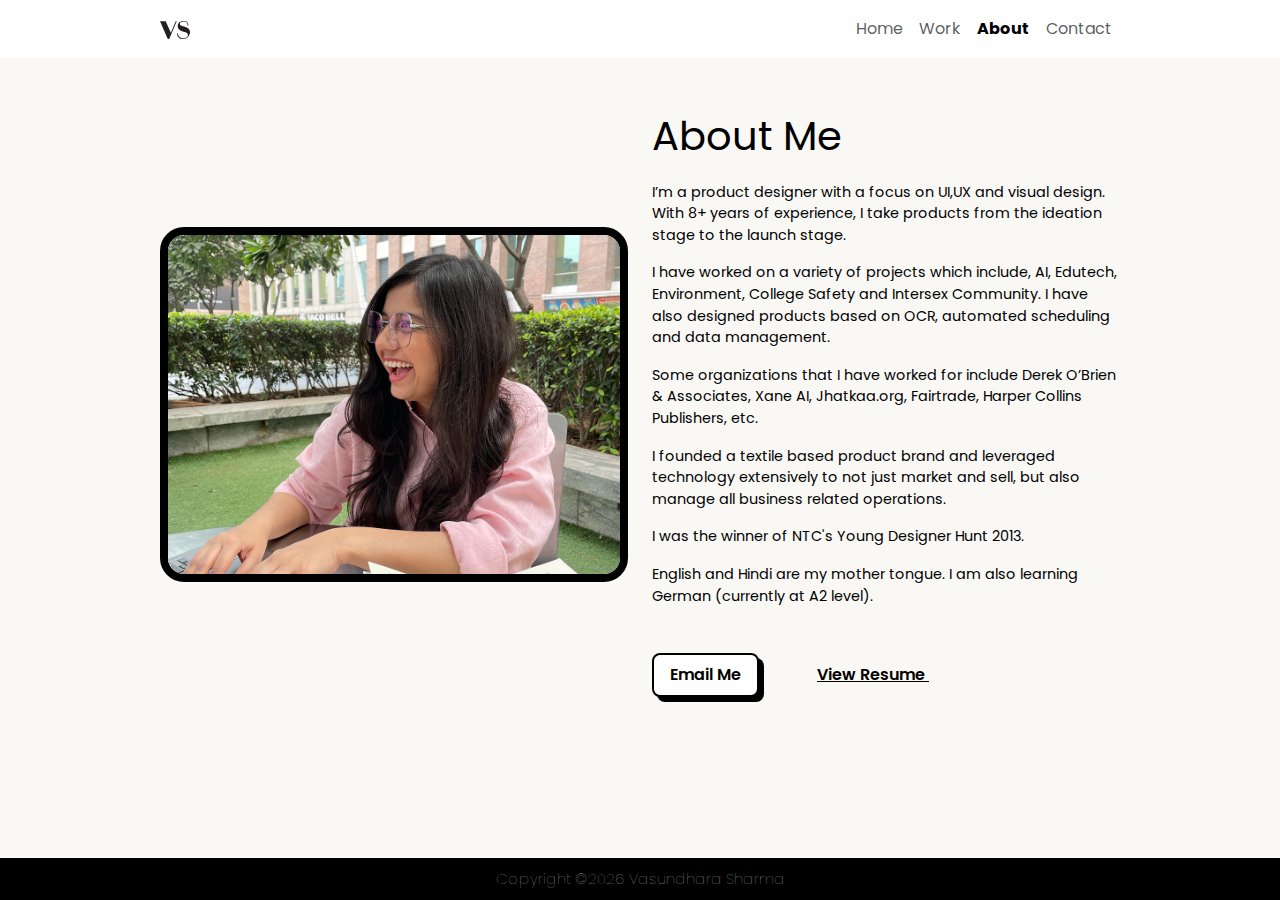
<file: about.html>
<!DOCTYPE html>
<html lang="en">
<head>

    <!-- Basic Page Needs
    ================================================== -->
    <meta charset="UTF-8">
    <title>Var Sharma - About Me</title>
    <!-- Mobile Specific Metas
    ================================================== -->
    <meta http-equiv="X-UA-Compatible" content="IE=edge">
    <meta name="description" content="Vas Sharma - UI/UX Portfolio">
    <meta name="viewport" content="width=device-width, initial-scale=1.0, maximum-scale=5.0">
    <meta name="author" content="Vas Sharma">
    <meta property="og:image" content="https://vas-sharma.design/images/metatag-preview.png">
    <meta property="og:image:width" content="331.5">
    <meta property="og:image:height" content="200">

    <!-- Favicon -->
    <link rel="shortcut icon" type="image/x-icon" href="images/favicon.svg?v=2"/>

    <!-- ** Plugins Needed for the Project ** -->

    <!-- Bootstrap -->
    <link rel="stylesheet" href="css/bootstrap.css">

    <!--suppress JSUnresolvedLibraryURL -->
    <script src="https://cdn.jsdelivr.net/npm/bootstrap@5.3.2/dist/css/bootstrap.min.css"
            integrity="sha384-T3c6CoIi6uLrA9TneNEoa7RxnatzjcDSCmG1MXxSR1GAsXEV/Dwwykc2MPK8M2HN"
            crossorigin="anonymous"></script>

    <!-- Custom Stylesheet -->
    <link href="css/brutalish-styles.css" rel="stylesheet">
    <style>
        body {
            background-color: var(--work-page-main-bg);
        }
    </style>
</head>
<body id="about-me">

<!-- Navigation Bar -->
<nav class="navbar navbar-expand brutalish-navbar" id="navbar">
    <div class="d-flex brutalish-container">
        <a class="navbar-brand mx-auto" href="index.html">
            <img src="images/logo.svg" alt="logo" width="30" height="30">
        </a>
        <div class="navbar-collapse" id="navbarNav">
            <ul class="navbar-nav ms-auto">
                <li class="nav-item">
                    <a class="nav-link" href="index.html">Home</a>
                </li>
                <li class="nav-item">
                    <a class="nav-link" href="work.html">Work</a>
                </li>
                <li class="nav-item">
                    <a class="nav-link active" href="about.html">About</a>
                </li>
                <li class="nav-item">
                    <a class="nav-link" href="contact.html">Contact</a>
                </li>
            </ul>
        </div>
    </div>
</nav>

<section class="brutalish-container mt-5 mb-5" id="page-title">
    <div class="row">
        <div class="col-lg-6 col-md-6 col-sm-12 mb-4">
            <img class="about-profile-img" src="images/profile-photo.png" alt="profile-photo">
        </div>
        <div class="col-lg-6 col-md-6 col-sm-12">
            <p class="secondary-page-heading">About Me</p>
            <p class="project-font-general">I’m a product designer with a focus on UI,UX and visual design. With 8+
                years of experience, I take
                products from the ideation stage to the launch stage.</p>
            <p class="project-font-general">I have worked on a variety of projects which include, AI, Edutech,
                Environment, College Safety and
                Intersex Community. I have also designed products based on OCR, automated scheduling and data
                management.</p>
            <p class="project-font-general">Some organizations that I have worked for include Derek O’Brien &
                Associates, Xane AI, Jhatkaa.org,
                Fairtrade, Harper Collins Publishers, etc.</p>
            <p class="project-font-general">I founded a textile based product brand and leveraged technology extensively
                to not just market and sell,
                but also manage all business related operations.</p>
            <p class="project-font-general">I was the winner of NTC's Young Designer Hunt 2013.</p>
            <p class="project-font-general">English and Hindi are my mother tongue. I am also learning German (currently
                at A2 level).</p>
            <button class="brutalish-button-primary me-5"
                    onclick="location.href='mailto:vasundhara.14@gmail.com?subject=Reaching out via Portfolio Site'">
                Email Me
            </button>
            <button class="brutalish-button-secondary new-tab-link"
                    onclick="window.open('./resume/Vas-Sharma-Resume.pdf', '_blank')">View Resume
            </button>
        </div>
    </div>
</section>

<!-- Footer -->
<section class="footer mt-5" id="footer">
    <div class="container">
        <div class="row text-center">
            <p class="mb-0" style="color: var(--footer-text-color-alternate)">Copyright &copy;<script>
                const CurrentYear = (new Date().getFullYear()).toString();
                document.write(CurrentYear)
            </script>
                Vasundhara Sharma
            </p>
        </div>
    </div>
</section>
</body>
</html>
</file>
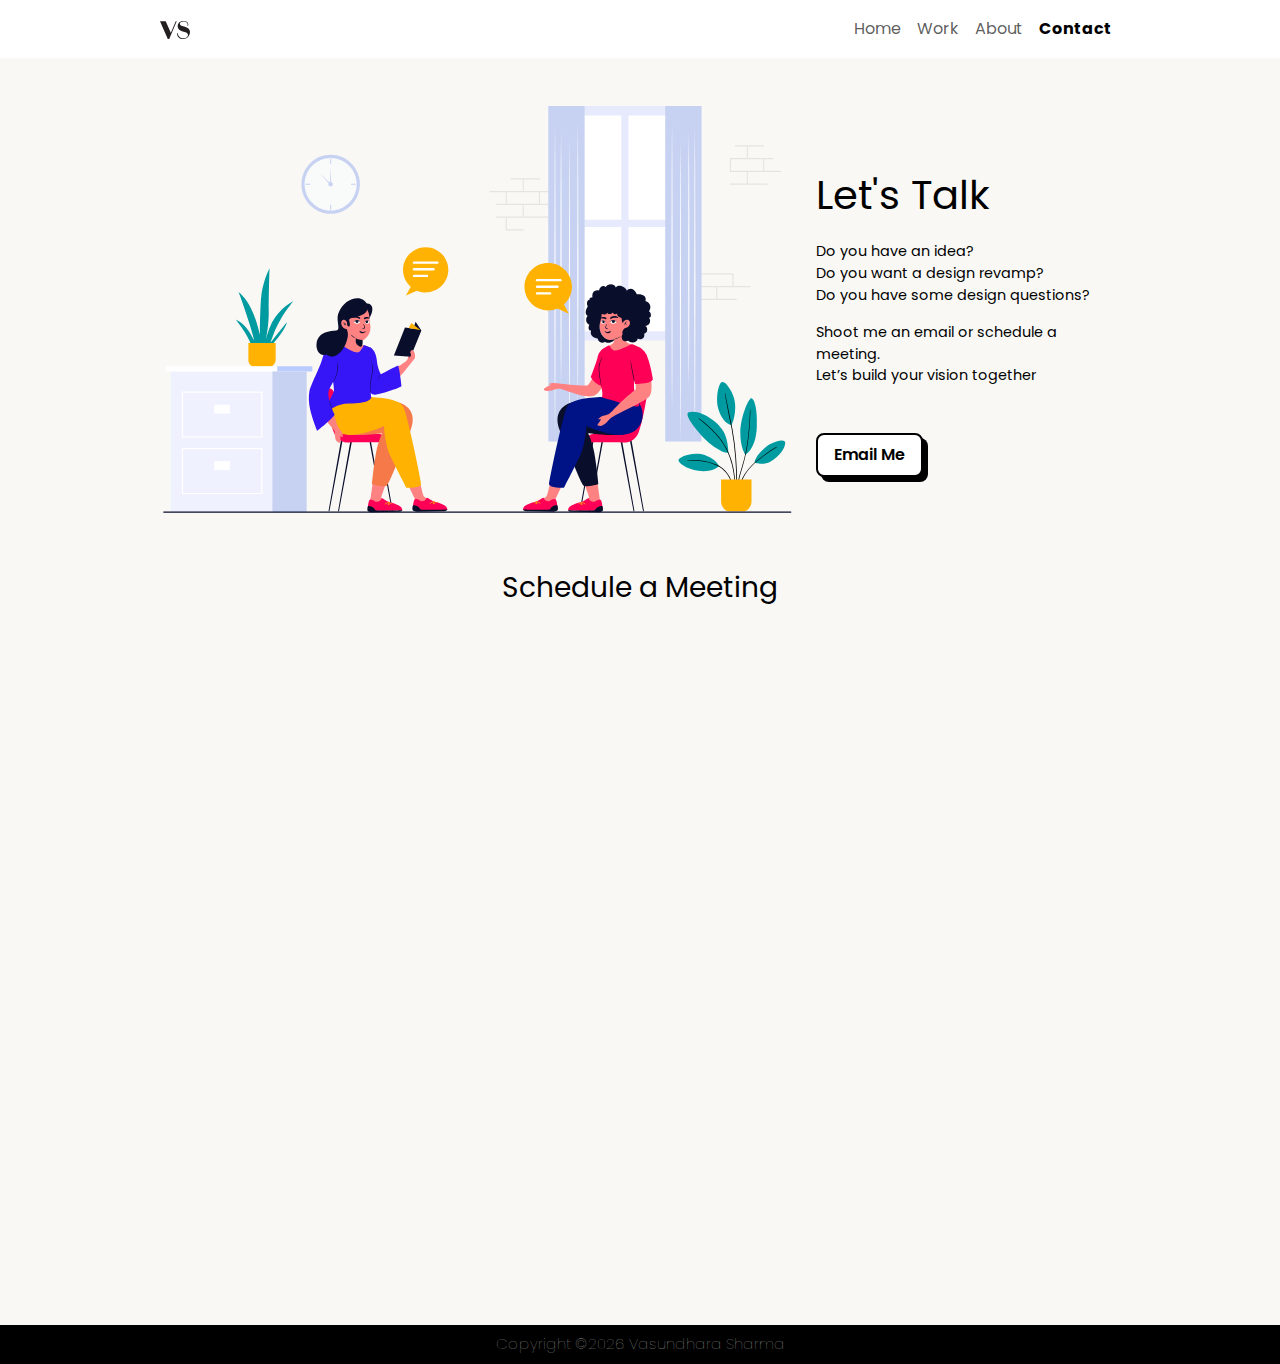
<file: contact.html>
<!DOCTYPE html>
<html lang="en">
<head>

    <!-- Basic Page Needs
    ================================================== -->
    <meta charset="UTF-8">
    <title>Vas Sharma - Let's Talk</title>
    <!-- Mobile Specific Metas
    ================================================== -->
    <meta http-equiv="X-UA-Compatible" content="IE=edge">
    <meta name="description" content="Vas Sharma - UI/UX Portfolio">
    <meta name="viewport" content="width=device-width, initial-scale=1.0, maximum-scale=5.0">
    <meta name="author" content="Vas Sharma">
    <meta property="og:image" content="https://vas-sharma.design/images/metatag-preview.png">
    <meta property="og:image:width" content="331.5">
    <meta property="og:image:height" content="200">

    <!-- Favicon -->
    <link rel="shortcut icon" type="image/x-icon" href="images/favicon.svg?v=2"/>

    <!-- ** Plugins Needed for the Project ** -->

    <!-- Bootstrap -->
    <link rel="stylesheet" href="css/bootstrap.css">

    <!--suppress JSUnresolvedLibraryURL -->
    <script src="https://cdn.jsdelivr.net/npm/bootstrap@5.3.2/dist/css/bootstrap.min.css"
            integrity="sha384-T3c6CoIi6uLrA9TneNEoa7RxnatzjcDSCmG1MXxSR1GAsXEV/Dwwykc2MPK8M2HN"
            crossorigin="anonymous"></script>

    <!-- Custom Stylesheet -->
    <link href="css/brutalish-styles.css" rel="stylesheet">
    <style>
        body {
            background-color: var(--work-page-main-bg);
        }
    </style>
</head>
<body>

<!-- Navigation Bar -->
<nav class="navbar navbar-expand brutalish-navbar" id="navbar">
    <div class="d-flex brutalish-container">
        <a class="navbar-brand mx-auto" href="index.html">
            <img src="images/logo.svg" alt="logo" width="30" height="30">
        </a>
        <div class="navbar-collapse" id="navbarNav">
            <ul class="navbar-nav ms-auto">
                <li class="nav-item">
                    <a class="nav-link" href="index.html">Home</a>
                </li>
                <li class="nav-item">
                    <a class="nav-link" href="work.html">Work</a>
                </li>
                <li class="nav-item">
                    <a class="nav-link" href="about.html">About</a>
                </li>
                <li class="nav-item">
                    <a class="nav-link active" href="contact.html">Contact</a>
                </li>
            </ul>
        </div>
    </div>
</nav>

<!-- TODO Image being overlapped by text + img being cut off when resizing to tablet -->
<section class="brutalish-container mt-5 mb-5" id="contact-banner">
    <div class="row">
        <div class="col-lg-8 col-md-8 col-sm-12">
            <img class="secondary-page-img img-fluid" src="images/backgrounds/banner-contact.svg" alt="lets-talk">
        </div>
        <div class="col-lg-4 col-md-4 col-sm-12">
            <p class="secondary-page-heading mt-5">Let's Talk</p>
            <p class="secondary-page-p">Do you have an idea?<br>
                Do you want a design revamp?<br>
                Do you have some design questions?</p>
            <p class="secondary-page-p">Shoot me an email or schedule a meeting.<br>
                Let’s build your vision together</p>
            <button class="brutalish-button-primary me-5" onclick="location.href='mailto:vasundhara.14@gmail.com?subject=Reaching out via Portfolio Site'">Email Me</button>
            <button class="schedule-meeting-button brutalish-button-secondary me-5" onclick="location.href='#calendly-widget'">or schedule a meeting directly</button>
        </div>
    </div>
</section>

<section class="brutalish-container" id="calendly-widget">
    <p class="secondary-page-subheading text-center">Schedule a Meeting</p>
    <!-- Calendly inline widget begin -->
    <div class="calendly-inline-widget" data-url="https://calendly.com/meet-vas/1hour?hide_gdpr_banner=1" style="min-width:320px;height:700px; margin-top: 0; padding-top: 0"></div>
    <script type="text/javascript" src="https://assets.calendly.com/assets/external/widget.js" async></script>
    <!-- Calendly inline widget end -->
</section>

<!-- Footer -->
<section class="footer pt-2 pb-2" id="footer">
    <div class="container-fluid p-0">
        <div class="row text-center">
            <p class="mb-0" style="color: var(--footer-text-color-alternate)">Copyright &copy;<script>
                const CurrentYear = (new Date().getFullYear()).toString();
                document.write(CurrentYear)
            </script>
                Vasundhara Sharma
            </p>
        </div>
    </div>
</section>
</body>
</html>
</file>
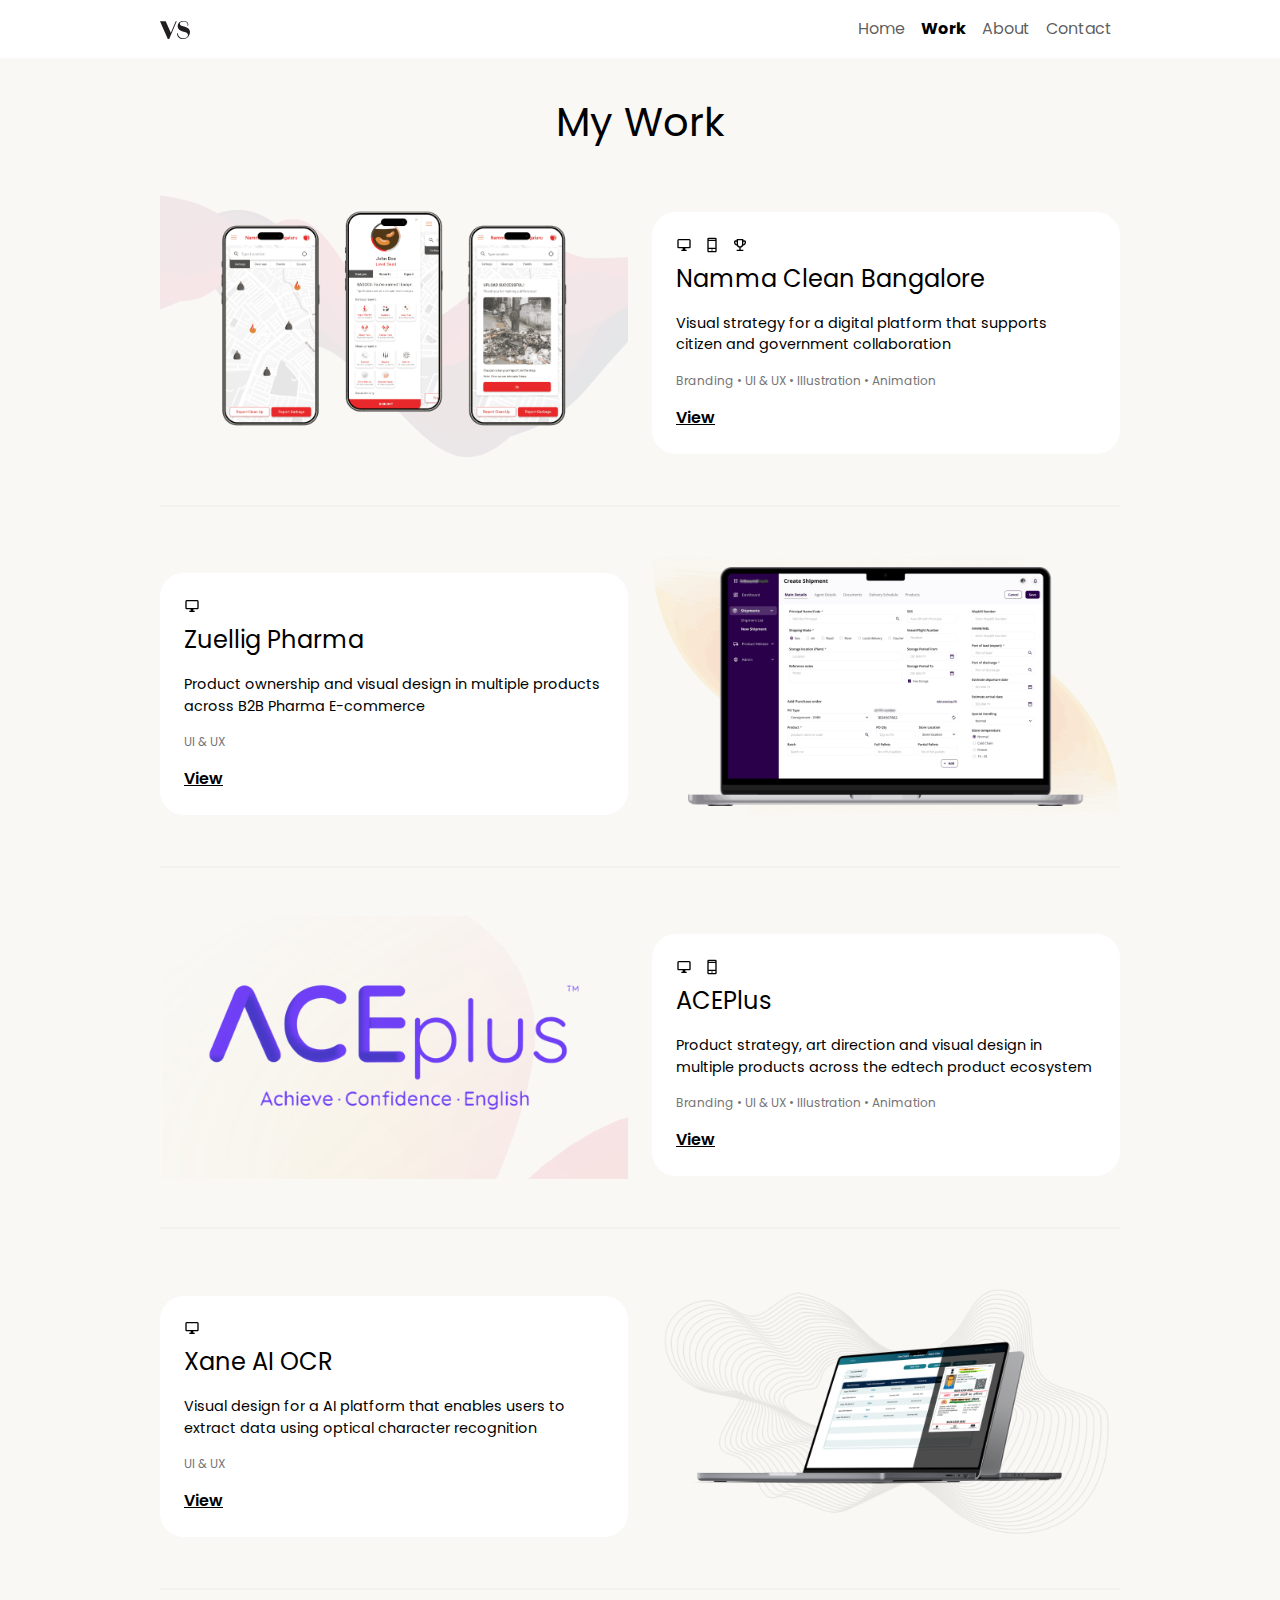
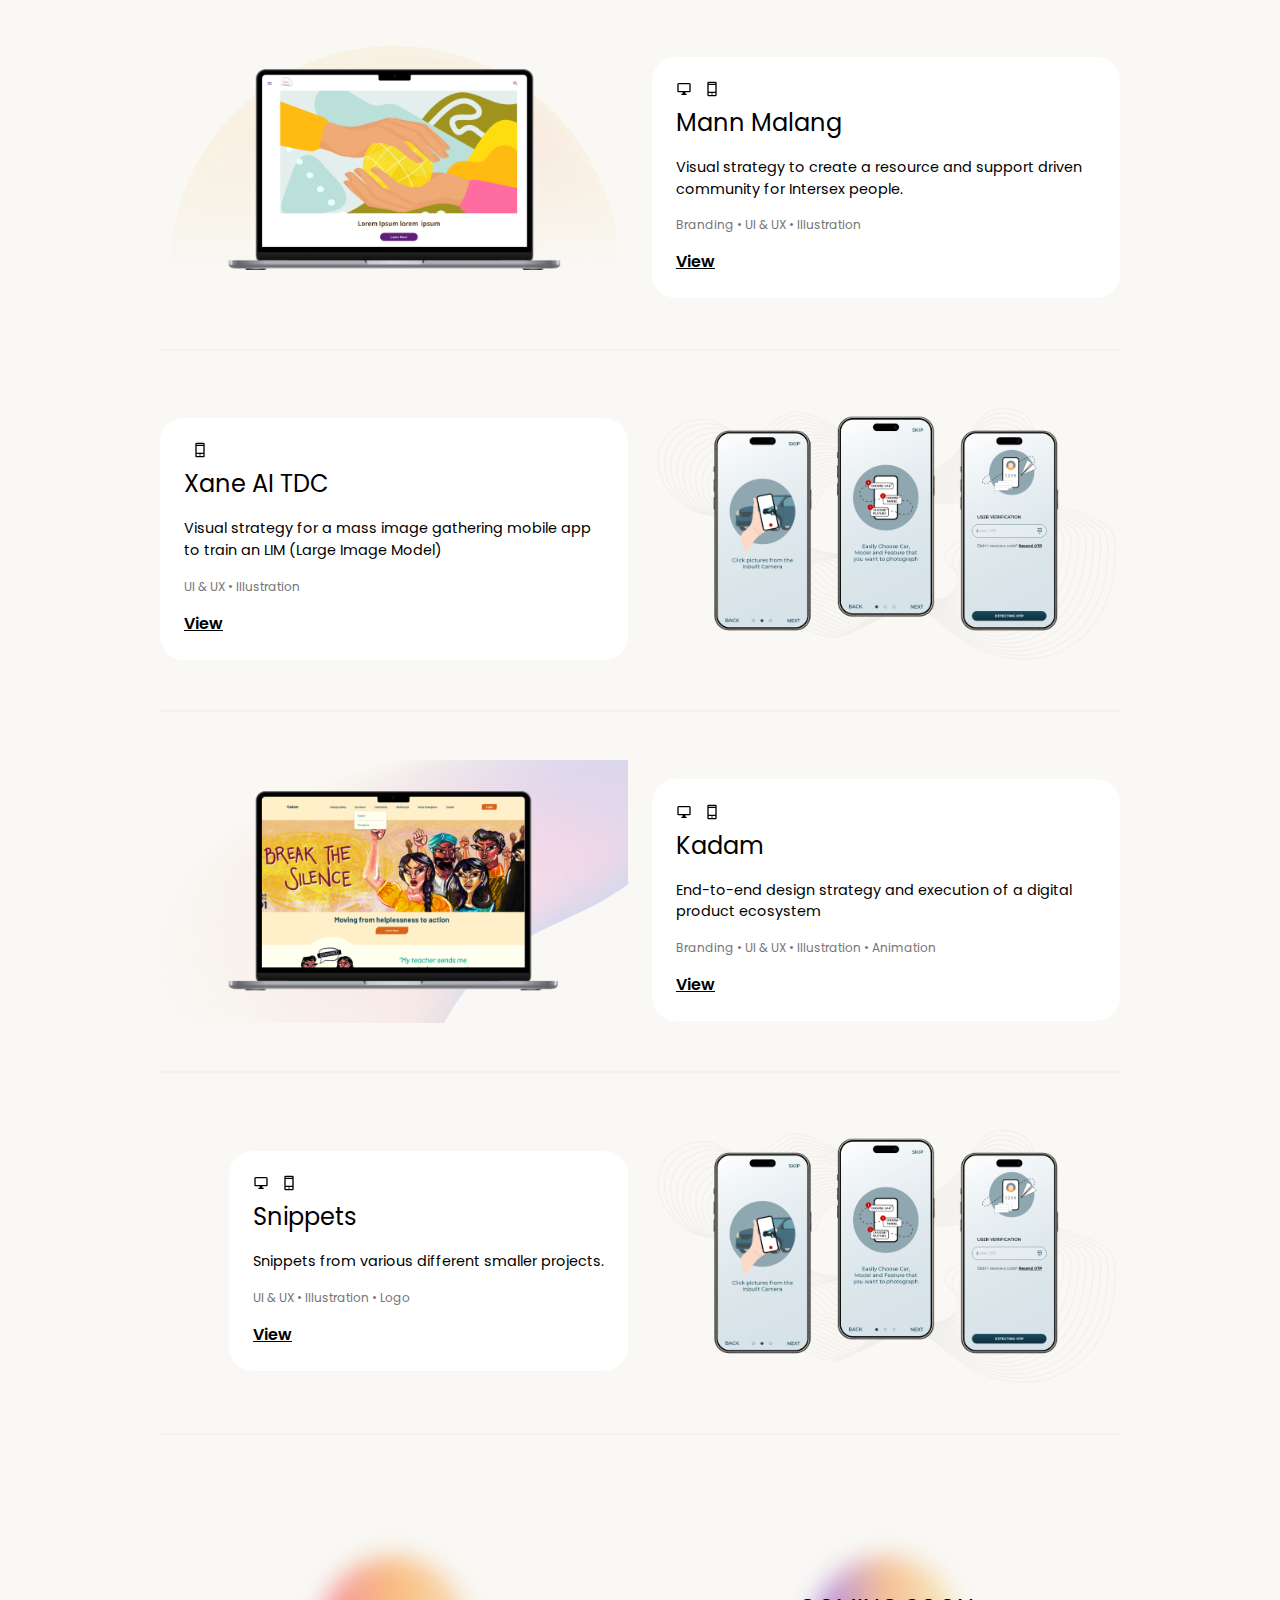
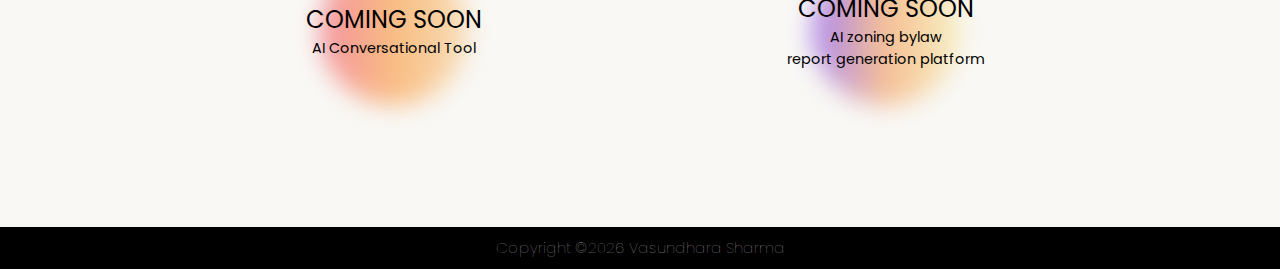
<file: work.html>
<!DOCTYPE html>
<html lang="en">
<head>

    <!-- Basic Page Needs
    ================================================== -->
    <meta charset="UTF-8">
    <title>Var Sharma - Work</title>
    <!-- Mobile Specific Metas
    ================================================== -->
    <meta http-equiv="X-UA-Compatible" content="IE=edge">
    <meta name="description" content="Vas Sharma - UI/UX Portfolio">
    <meta name="viewport" content="width=device-width, initial-scale=1.0, maximum-scale=5.0">
    <meta name="author" content="Vas Sharma">
    <meta property="og:image" content="https://vas-sharma.design/images/metatag-preview.png">
    <meta property="og:image:width" content="331.5">
    <meta property="og:image:height" content="200">

    <!-- Favicon -->
    <link rel="shortcut icon" type="image/x-icon" href="images/favicon.svg?v=2"/>

    <!-- ** Plugins Needed for the Project ** -->

    <!-- Bootstrap -->
    <link rel="stylesheet" href="css/bootstrap.css">

    <!--suppress JSUnresolvedLibraryURL -->
    <script src="https://cdn.jsdelivr.net/npm/bootstrap@5.3.2/dist/css/bootstrap.min.css"
            integrity="sha384-T3c6CoIi6uLrA9TneNEoa7RxnatzjcDSCmG1MXxSR1GAsXEV/Dwwykc2MPK8M2HN"
            crossorigin="anonymous"></script>

    <!-- Custom JavaScript -->
    <script type="text/javascript" src="js/brutalish_scroll_progress.js"></script>
    <!-- Custom Stylesheet -->
    <link href="css/brutalish-styles.css" rel="stylesheet">
    <style>
        body {
            background-color: var(--main-bg);
        }
    </style>
</head>
<body>

<!-- Navigation Bar -->
<nav class="navbar navbar-expand brutalish-navbar" id="navbar">
    <div class="d-flex brutalish-container">
        <a class="navbar-brand mx-auto" href="index.html">
            <img src="images/logo.svg" alt="logo" width="30" height="30">
        </a>
        <div class="navbar-collapse" id="navbarNav">
            <ul class="navbar-nav ms-auto">
                <li class="nav-item">
                    <a class="nav-link" href="index.html">Home</a>
                </li>
                <li class="nav-item">
                    <a class="nav-link active" href="work.html">Work</a>
                </li>
                <li class="nav-item">
                    <a class="nav-link" href="about.html">About</a>
                </li>
                <li class="nav-item">
                    <a class="nav-link" href="contact.html">Contact</a>
                </li>
            </ul>
        </div>
    </div>
</nav>

<section class="brutalish-container work" id="page-title">
    <h1>My Work</h1>
</section>

<section class="brutalish-container home-work-display mt-5" id="clean-bangalore">
    <div class="row mb-5">
        <div class="col-md-6 col-sm-12">
            <img src="images/projects/covers/project_cover_clean_bangalore.png" alt="clean-bangalore-cover">
        </div>
        <div class="col-md-6 col-sm-12">
            <div class="card-details mt-3">
                <img class="work-icon mb-2" src="images/icons/icon-desktop.svg" alt="icon-desktop">
                <img class="work-icon ms-2 mb-2" src="images/icons/icon-phone.svg" alt="icon-phone">
                <img class="work-icon ms-2 mb-2" src="images/icons/icon-trophy.svg" alt="icon-trophy">
                <p class="work-title">Namma Clean Bangalore</p>
                <p class="project-font-general">Visual strategy for a digital platform that supports citizen and
                    government collaboration</p>
                <p class="work-tags">Branding • UI & UX • Illustration • Animation</p>
                <a href="case-studies/clean-bangalore.html" class="brutalish-button-secondary">View</a>
            </div>
        </div>
    </div>
    <div class="col-12">
        <hr class="divider">
    </div>
</section>

<section class="brutalish-container home-work-display mt-5" id="zuellig">
    <div class="work-layout-alt row mb-5 mt-5">
        <div class="col-md-6 col-sm-12 order-md-2 order-sm-1">
            <img src="images/projects/covers/project_cover_zuellig_pharma.png" alt="project-cover">
        </div>
        <div class="col-md-6 col-sm-12 order-md-1 order-sm-2">
            <div class="card-details mt-3">
                <img class="work-icon mb-2" src="images/icons/icon-desktop.svg" alt="icon-desktop">
                <p class="work-title">Zuellig Pharma</p>
                <p class="project-font-general">Product ownership and visual design in multiple products across B2B
                    Pharma E-commerce</p>
                <p class="work-tags">UI & UX</p>
                <a href="case-studies/zuellig-pharma.html" class="brutalish-button-secondary">View</a>
            </div>
        </div>
    </div>
    <div class="col-12">
        <hr class="divider">
    </div>
</section>

<section class="brutalish-container home-work-display mt-5" id="ACEplus">
    <div class="row mb-5 mt-5">
        <div class="col-md-6 col-sm-12">
            <img src="images/projects/covers/project_cover_aceplus.png" alt="project-cover">
        </div>
        <div class="col-md-6 col-sm-12">
            <div class="card-details mt-3">
                <img class="work-icon mb-2" src="images/icons/icon-desktop.svg" alt="icon-desktop">
                <img class="work-icon ms-2 mb-2" src="images/icons/icon-phone.svg" alt="icon-phone">
                <p class="work-title">ACEPlus</p>
                <p class="project-font-general">Product strategy, art direction and visual design in multiple products
                    across the edtech product ecosystem</p>
                <p class="work-tags">Branding • UI & UX • Illustration • Animation</p>
                <a href="case-studies/aceplus.html" class="brutalish-button-secondary">View</a>
            </div>
        </div>
    </div>
    <div class="col-12">
        <hr class="divider">
    </div>
</section>

<section class="brutalish-container home-work-display mt-5" id="xane-ai-ocr">
    <div class="work-layout-alt row mb-5 mt-5">
        <div class="col-md-6 col-sm-12 order-md-2 order-sm-1">
            <img src="images/projects/covers/project_cover_xane_ai_ocr.png" alt="project-cover">
        </div>
        <div class="col-md-6 col-sm-12 order-md-1 order-sm-2">
            <div class="card-details mt-3">
                <img class="work-icon mb-2" src="images/icons/icon-desktop.svg" alt="icon-desktop">
                <p class="work-title">Xane AI OCR</p>
                <p class="project-font-general">Visual design for a AI platform that enables users to extract data using
                    optical character recognition</p>
                <p class="work-tags">UI & UX</p>
                <a href="case-studies/xane-ocr.html" class="brutalish-button-secondary">View</a>
            </div>
        </div>
    </div>
    <div class="col-12">
        <hr class="divider">
    </div>
</section>

<section class="brutalish-container home-work-display mt-5" id="mann-malang">
    <div class="row mb-5 mt-5">
        <div class="col-md-6 col-sm-12">
            <img src="images/projects/covers/project_cover_mann_malang.png" alt="project-cover">
        </div>
        <div class="col-md-6 col-sm-12">
            <div class="card-details mt-3">
                <img class="work-icon mb-2" src="images/icons/icon-desktop.svg" alt="icon-desktop">
                <img class="work-icon ms-2 mb-2" src="images/icons/icon-phone.svg" alt="icon-phone">
                <p class="work-title">Mann Malang</p>
                <p class="project-font-general">Visual strategy to create a resource and support driven community for
                    Intersex people.</p>
                <p class="work-tags">Branding • UI & UX • Illustration</p>
                <a href="case-studies/mann-malang.html" class="brutalish-button-secondary">View</a>
            </div>
        </div>
    </div>
    <div class="col-12">
        <hr class="divider">
    </div>
</section>

<section class="brutalish-container home-work-display mt-5" id="xane-ai-tdc">
    <div class="work-layout-alt row mb-5 mt-5">
        <div class="col-md-6 col-sm-12 order-md-2 order-sm-1">
            <img src="images/projects/covers/project_cover_xane_ai_tdc.png" alt="project-cover">
        </div>
        <div class="col-md-6 col-sm-12 order-md-1 order-sm-2">
            <div class="card-details mt-3">
                <img class="work-icon ms-2 mb-2" src="images/icons/icon-phone.svg" alt="icon-phone">
                <p class="work-title">Xane AI TDC</p>
                <p class="project-font-general">Visual strategy for a mass image gathering mobile app to train an
                    LIM (Large Image Model)</p>
                <p class="work-tags">UI & UX • Illustration</p>
                <a href="case-studies/xane-tdc.html" class="brutalish-button-secondary">View</a>
            </div>
        </div>
    </div>
    <div class="col-12">
        <hr class="divider">
    </div>
</section>

<section class="brutalish-container home-work-display mt-5" id="kadam">
    <div class="row mb-5 mt-5">
        <div class="col-md-6 col-sm-12">
            <img src="images/projects/covers/project_cover_kadam.png" alt="project-cover">
        </div>
        <div class="col-md-6 col-sm-12">
            <div class="card-details mt-3">
                <img class="work-icon mb-2" src="images/icons/icon-desktop.svg" alt="icon-desktop">
                <img class="work-icon ms-2 mb-2" src="images/icons/icon-phone.svg" alt="icon-phone">
                <p class="work-title">Kadam</p>
                <p class="project-font-general">End-to-end design strategy and execution of a digital product
                    ecosystem</p>
                <p class="work-tags">Branding • UI & UX • Illustration • Animation</p>
                <a href="case-studies/kadam.html" class="brutalish-button-secondary">View</a>
            </div>
        </div>
    </div>
    <div class="col-12">
        <hr class="divider">
    </div>
</section>

<section class="brutalish-container home-work-display mt-5" id="snippets">
    <div class="work-layout-alt row mb-5 mt-5">
        <div class="col-md-6 col-sm-12 order-md-2 order-sm-1">
            <img src="images/projects/covers/project_cover_xane_ai_tdc.png" alt="project-cover">
        </div>
        <div class="col-md-6 col-sm-12 order-md-1 order-sm-2">
            <div class="card-details mt-3">
                <img class="work-icon mb-2" src="images/icons/icon-desktop.svg" alt="icon-desktop">
                <img class="work-icon ms-2 mb-2" src="images/icons/icon-phone.svg" alt="icon-phone">
                <p class="work-title">Snippets</p>
                <p class="project-font-general">Snippets from various different smaller projects.</p>
                <p class="work-tags">UI & UX • Illustration • Logo</p>
                <a href="case-studies/snippets.html" class="brutalish-button-secondary">View</a>
            </div>
        </div>
    </div>
    <div class="col-12">
        <hr class="divider">
    </div>
</section>

<section class="brutalish-container home-work-display mt-5" id="coming-soon">
    <div class="row mb-5 mt-5">
        <div class="col-md-6 col-sm-12">
            <div class="coming-soon">
                <div class="coming-soon-noise-gradient"></div>
                <div class="coming-soon-text">
                    <p class="work-title coming-soon-heading">COMING SOON</p>
                    <p class="project-font-general coming-soon-sub-heading">AI Conversational Tool</p>
                </div>
            </div>
        </div>
        <div class="col-md-6 col-sm-12">
            <div class="coming-soon">
                <div class="coming-soon-noise-gradient-alt"></div>
                <div class="coming-soon-text">
                    <p class="work-title coming-soon-heading">COMING SOON</p>
                    <p class="project-font-general coming-soon-sub-heading">AI zoning bylaw
                    <p class="project-font-general coming-soon-sub-heading">report generation platform</p>
                </div>
            </div>
        </div>
    </div>
</section>

<!-- Footer -->
<section class="footer mt-5" id="footer">
    <div class="container">
        <div class="row text-center">
            <p class="mb-0" style="color: var(--footer-text-color-alternate)">Copyright &copy;<script>
                const CurrentYear = (new Date().getFullYear()).toString();
                document.write(CurrentYear)
            </script>
                Vasundhara Sharma
            </p>
        </div>
    </div>
</section>

</body>
</html>
</file>
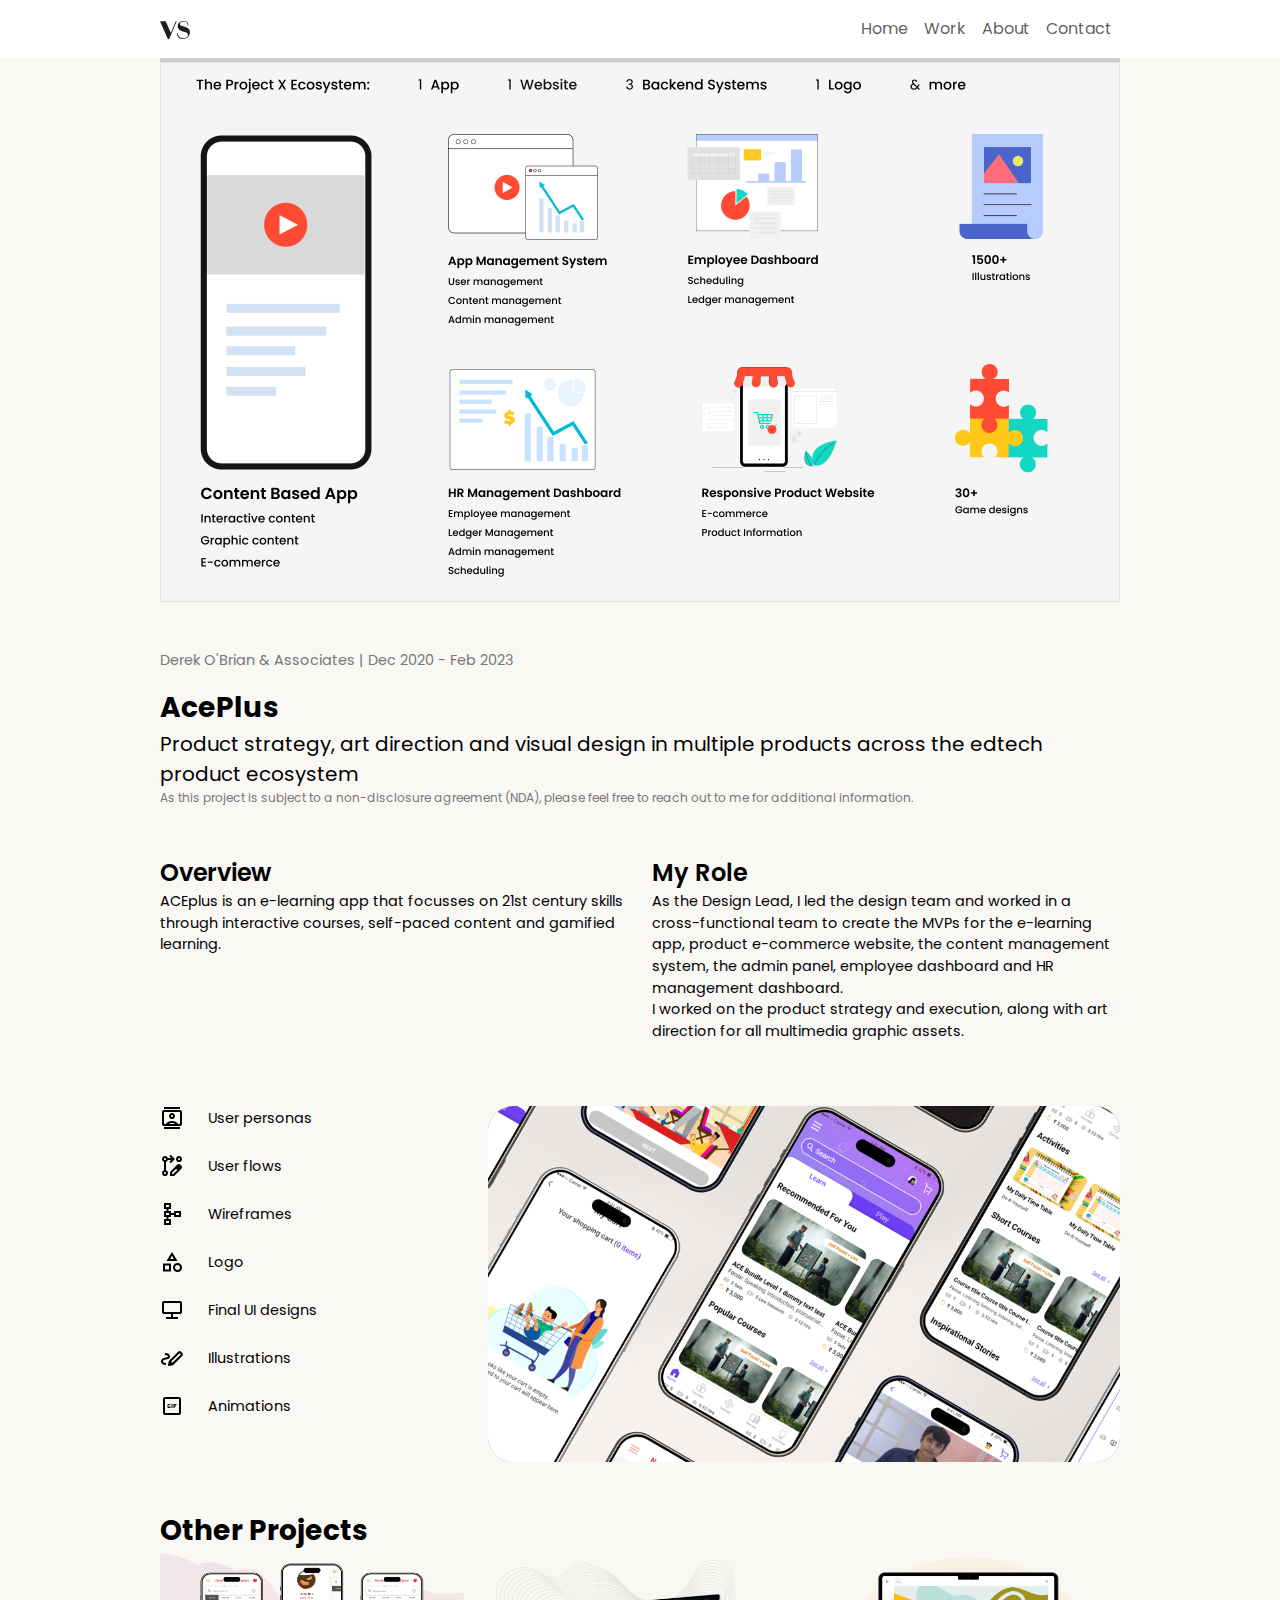
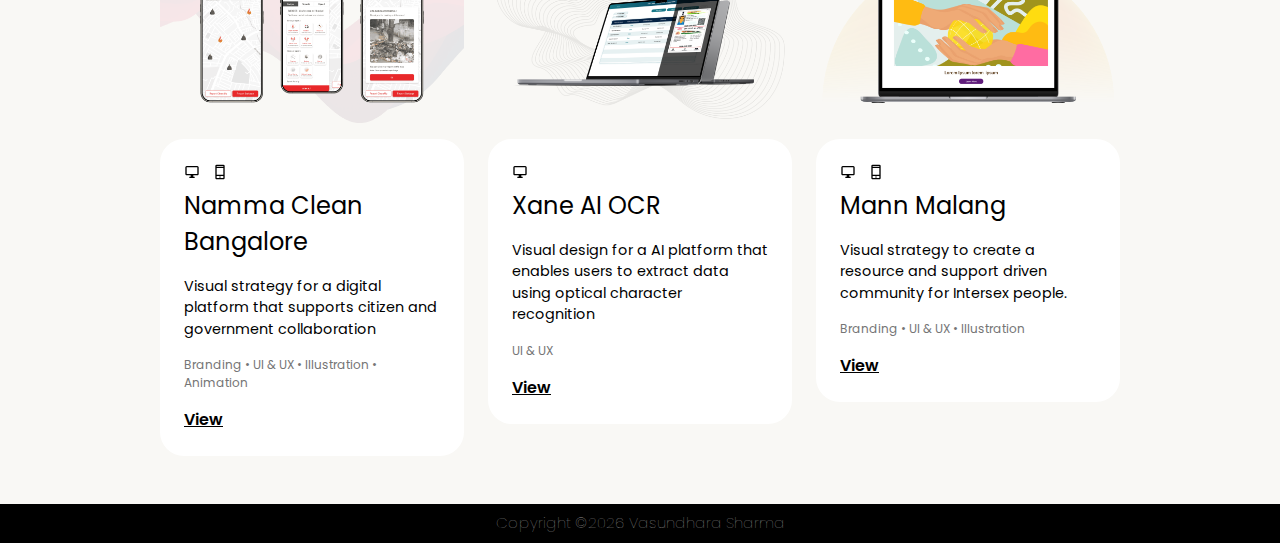
<file: case-studies/aceplus.html>
<!DOCTYPE html>
<html lang="en">
<head>

    <!-- Basic Page Needs
    ================================================== -->
    <meta charset="UTF-8">
    <title>AcePlus - Project Showcase</title>
    <!-- Mobile Specific Metas
    ================================================== -->
    <meta http-equiv="X-UA-Compatible" content="IE=edge">
    <meta name="description" content="Vas Sharma - UI/UX Portfolio">
    <meta name="viewport" content="width=device-width, initial-scale=1.0, maximum-scale=5.0">
    <meta name="author" content="Vas Sharma">
    <meta property="og:image" content="https://vas-sharma.design/images/metatag-preview.png">
    <meta property="og:image:width" content="331.5">
    <meta property="og:image:height" content="200">

    <!-- Favicon -->
    <link rel="shortcut icon" type="image/x-icon" href="../images/favicon.svg?v=2"/>

    <!-- ** Plugins Needed for the Project ** -->

    <!-- Bootstrap -->
    <link rel="stylesheet" href="../css/bootstrap.css">

    <!--suppress JSUnresolvedLibraryURL -->
    <script src="https://cdn.jsdelivr.net/npm/bootstrap@5.3.2/dist/css/bootstrap.min.css"
            integrity="sha384-T3c6CoIi6uLrA9TneNEoa7RxnatzjcDSCmG1MXxSR1GAsXEV/Dwwykc2MPK8M2HN"
            crossorigin="anonymous"></script>

    <!-- Custom JavaScript -->
    <script type="text/javascript" src="../js/brutalish_scroll_progress.js"></script>
    <!-- Custom Stylesheet -->
    <link href="../css/brutalish-styles.css" rel="stylesheet">
    <style>
        body {
            background-color: var(--work-page-main-bg);
        }
    </style>
</head>
<body>

<!-- Navigation Bar -->
<nav class="navbar navbar-expand brutalish-navbar" id="navbar">
    <div class="d-flex brutalish-container">
        <a class="navbar-brand mx-auto" href="../index.html">
            <img src="../images/logo.svg" alt="logo" width="30" height="30">
        </a>
        <div class="navbar-collapse" id="navbarNav">
            <ul class="navbar-nav ms-auto">
                <li class="nav-item">
                    <a class="nav-link" href="../index.html">Home</a>
                </li>
                <li class="nav-item">
                    <a class="nav-link" href="../work.html">Work</a>
                </li>
                <li class="nav-item">
                    <a class="nav-link" href="../about.html">About</a>
                </li>
                <li class="nav-item">
                    <a class="nav-link" href="../contact.html">Contact</a>
                </li>
            </ul>
        </div>
    </div>
</nav>

<section class="brutalish-container mb-5" id="aceplus-hero">
    <div class="scroll-progress-container">
        <div class="scroll-progress-bar" id="scrollProgressBar"></div>
    </div>
    <img style="width: 100%" src="../images/projects/aceplus/aceplus-hero.png"
         alt="aceplus-hero">
    <p class="project-tag mt-5">Derek O'Brian & Associates | Dec 2020 - Feb 2023</p>
    <p class="project-title">AcePlus</p>
    <p class="project-desc mb-0">Product strategy, art direction and visual design in multiple products across the
        edtech product ecosystem</p>
    <p class="project-disclaimer">As this project is subject to a non-disclosure agreement (NDA), please feel free
        to reach out to me for additional information.</p>
</section>

<section class="brutalish-container mb-5" id="overview-role">
    <div class="row">
        <div class="col-lg-6 col-md-6 col-sm-12">
            <p class="project-section-heading mb-0">Overview</p>
            <p class="project-font-general">ACEplus is an e-learning app that focusses on 21st century skills through
                interactive courses, self-paced content and gamified learning.</p>
        </div>
        <div class="col-lg-6 col-md-6 col-sm-12">
            <p class="project-section-heading mb-0">My Role</p>
            <p class="project-font-general">As the Design Lead, I led the design team and worked in a cross-functional
                team to create the MVPs for the e-learning app, product e-commerce website, the content management
                system, the admin panel, employee dashboard and HR management dashboard.<br> I worked on the product
                strategy and execution, along with art direction for all multimedia graphic
                assets.</p>
        </div>
    </div>
</section>

<section class="brutalish-container mt-5 mb-5" id="deliverables">
    <div class="row">
        <div class="col-lg-4 col-md-4 col-sm-12">
            <div class="d-flex align-items-center" id="user-personas">
                <img src="../images/icons/icon-user-personas.svg" alt="icon-user-personas">
                <p class="project-font-general mx-4 my-auto">User personas</p>
            </div>
            <div class="d-flex align-items-center jus mt-4">
                <img src="../images/icons/icon-user-flow.svg" alt="icon-user-flows">
                <p class="project-font-general  mx-4 my-auto">User flows</p>
            </div>
            <div class="d-flex align-items-center mt-4" id="wireframes">
                <img src="../images/icons/icon-wireframe.svg" alt="icon-wireframe">
                <p class="project-font-general mx-4 my-auto">Wireframes</p>
            </div>
            <div class="d-flex align-items-center mt-4">
                <img src="../images/icons/icon-logo.svg" alt="icon-logo">
                <p class="project-font-general mx-4 my-auto">Logo</p>
            </div>
            <div class="d-flex align-items-center jus mt-4" id="final-ui">
                <img src="../images/icons/icon-final-ui.svg" alt="icon-final-ui">
                <p class="project-font-general  mx-4 my-auto">Final UI designs</p>
            </div>
            <div class="d-flex align-items-center mt-4" id="illustrations">
                <img src="../images/icons/icon-illustration.svg" alt="icon-illustration">
                <p class="project-font-general mx-4 my-auto">Illustrations</p>
            </div>
            <div class="d-flex align-items-center mt-4 mb-4">
                <img src="../images/icons/icon-animations.svg" alt="icon-animations">
                <p class="project-font-general mx-4 my-auto">Animations</p>
            </div>
        </div>
        <div class="col-lg-8 col-md-8 col-sm-12">
            <img style="width: 100%" src="../images/projects/aceplus/aceplus-deliverables.png"
                 alt="aceplus-app-screens">
        </div>
    </div>
</section>

<!-- TODO Replace with other projects -->
<section class="brutalish-container mt-5 mb-5" id="other-projects">
    <p class="project-title">Other Projects</p>
    <div class="row">
        <div class="col-lg-4 col-md-4 col-sm-12">
            <img class="project-other" src="../images/projects/covers/project_cover_clean_bangalore.png"
                 alt="clean-bangalore-cover">
            <div class="card-details mt-3">
                <img class="work-icon mb-2" src="../images/icons/icon-desktop.svg" alt="icon-desktop">
                <img class="work-icon ms-2 mb-2" src="../images/icons/icon-phone.svg" alt="icon-phone">
                <p class="work-title">Namma Clean Bangalore</p>
                <p class="project-font-general">Visual strategy for a digital platform that supports citizen and
                    government collaboration</p>
                <p class="work-tags">Branding • UI & UX • Illustration • Animation</p>
                <a href="../case-studies/clean-bangalore.html" class="brutalish-button-secondary">View</a>
            </div>
        </div>
        <div class="col-lg-4 col-md-4 col-sm-12">
            <img class="project-other" src="../images/projects/covers/project_cover_xane_ai_ocr.png"
                 alt="xane-ai-cover">
            <div class="card-details mt-3">
                <img class="work-icon mb-2" src="../images/icons/icon-desktop.svg" alt="icon-desktop">
                <p class="work-title">Xane AI OCR</p>
                <p class="project-font-general">Visual design for a AI platform that enables users to extract data using
                    optical character recognition</p>
                <p class="work-tags">UI & UX</p>
                <a href="../case-studies/xane-ocr.html" class="brutalish-button-secondary">View</a>
            </div>
        </div>
        <div class="col-lg-4 col-md-4 col-sm-12">
            <img class="project-other" src="../images/projects/covers/project_cover_mann_malang.png"
                 alt="mann-malang-cover">
            <div class="card-details mt-3">
                <img class="work-icon mb-2" src="../images/icons/icon-desktop.svg" alt="icon-desktop">
                <img class="work-icon ms-2 mb-2" src="../images/icons/icon-phone.svg" alt="icon-phone">
                <p class="work-title">Mann Malang</p>
                <p class="project-font-general">Visual strategy to create a resource and support driven community for
                    Intersex people.</p>
                <p class="work-tags">Branding • UI & UX • Illustration</p>
                <a href="../case-studies/mann-malang.html" class="brutalish-button-secondary">View</a>
            </div>
        </div>
    </div>
</section>

<!-- Footer -->
<section class="footer pt-2 pb-2" id="footer">
    <div class="container-fluid p-0">
        <div class="row text-center">
            <p class="mb-0" style="color: var(--footer-text-color-alternate)">Copyright &copy;<script>
                const CurrentYear = (new Date().getFullYear()).toString();
                document.write(CurrentYear)
            </script>
                Vasundhara Sharma
            </p>
        </div>
    </div>
</section>
</body>
</html>
</file>
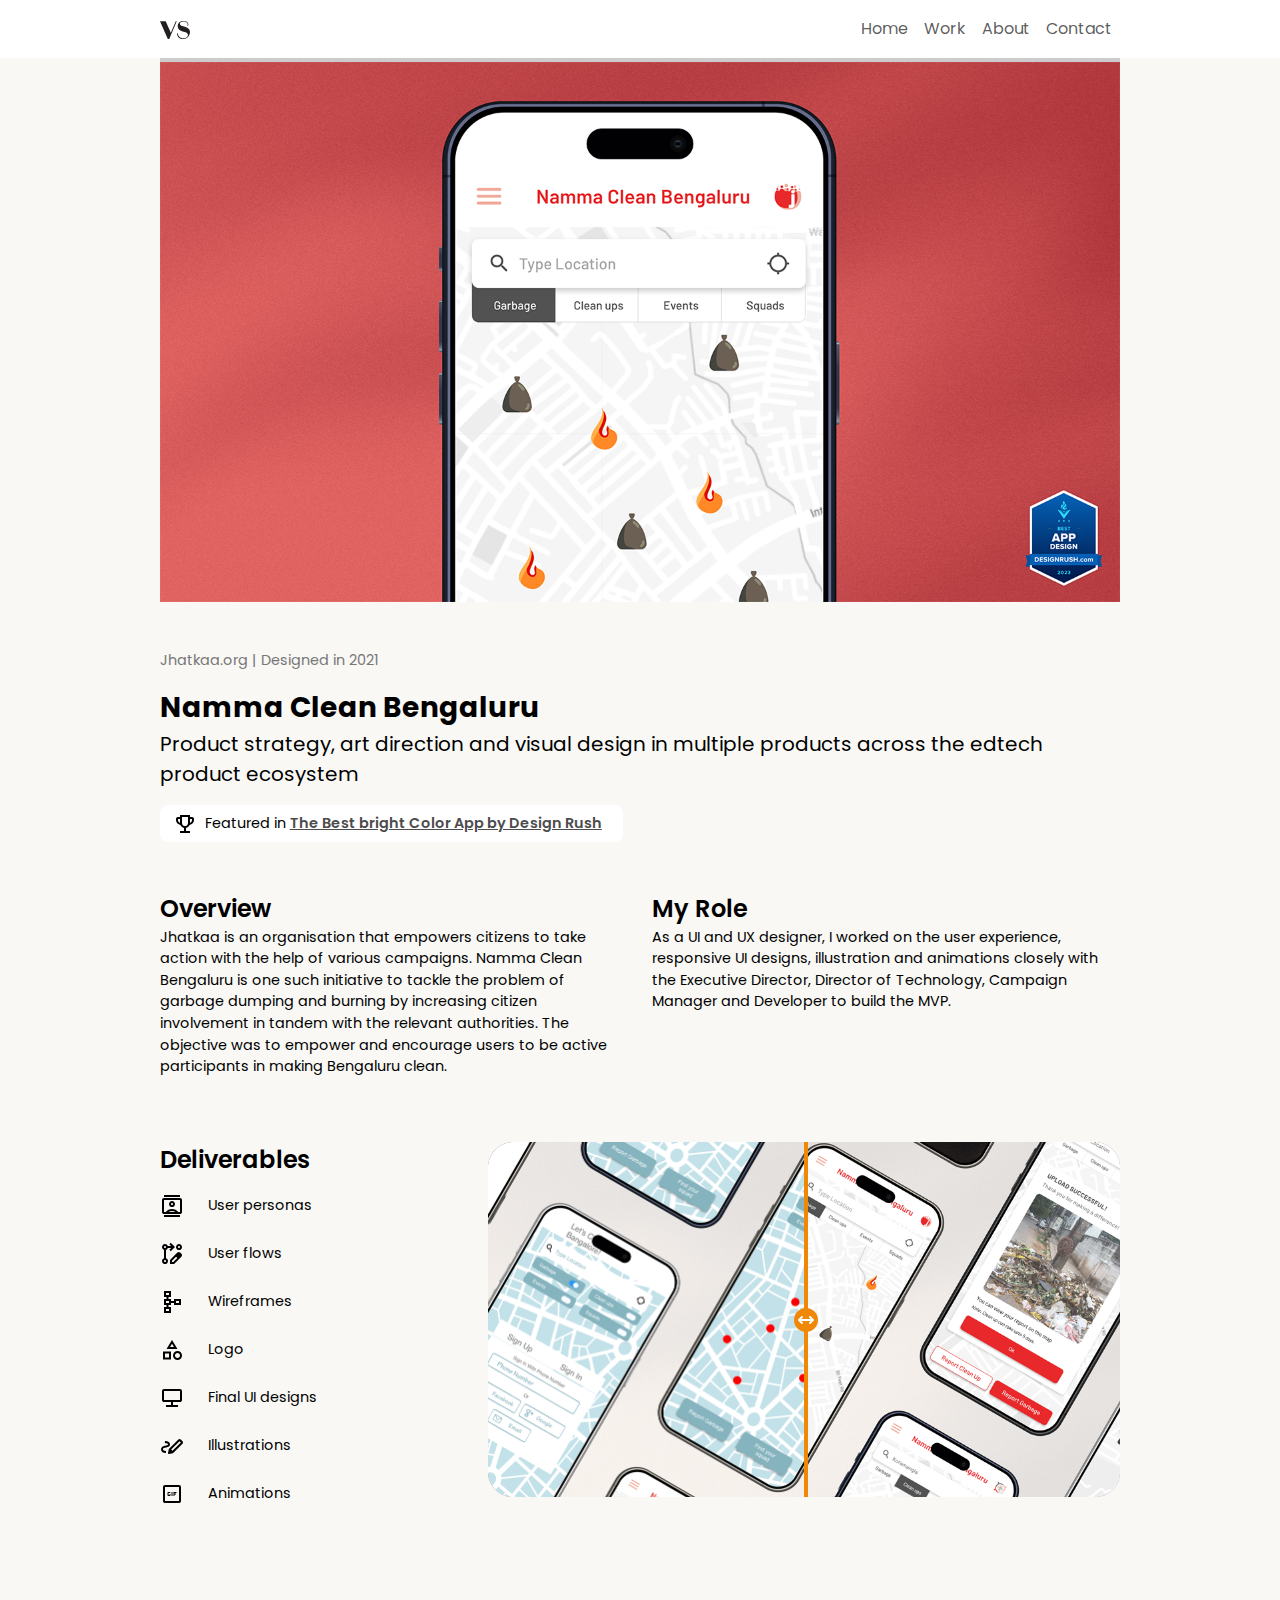
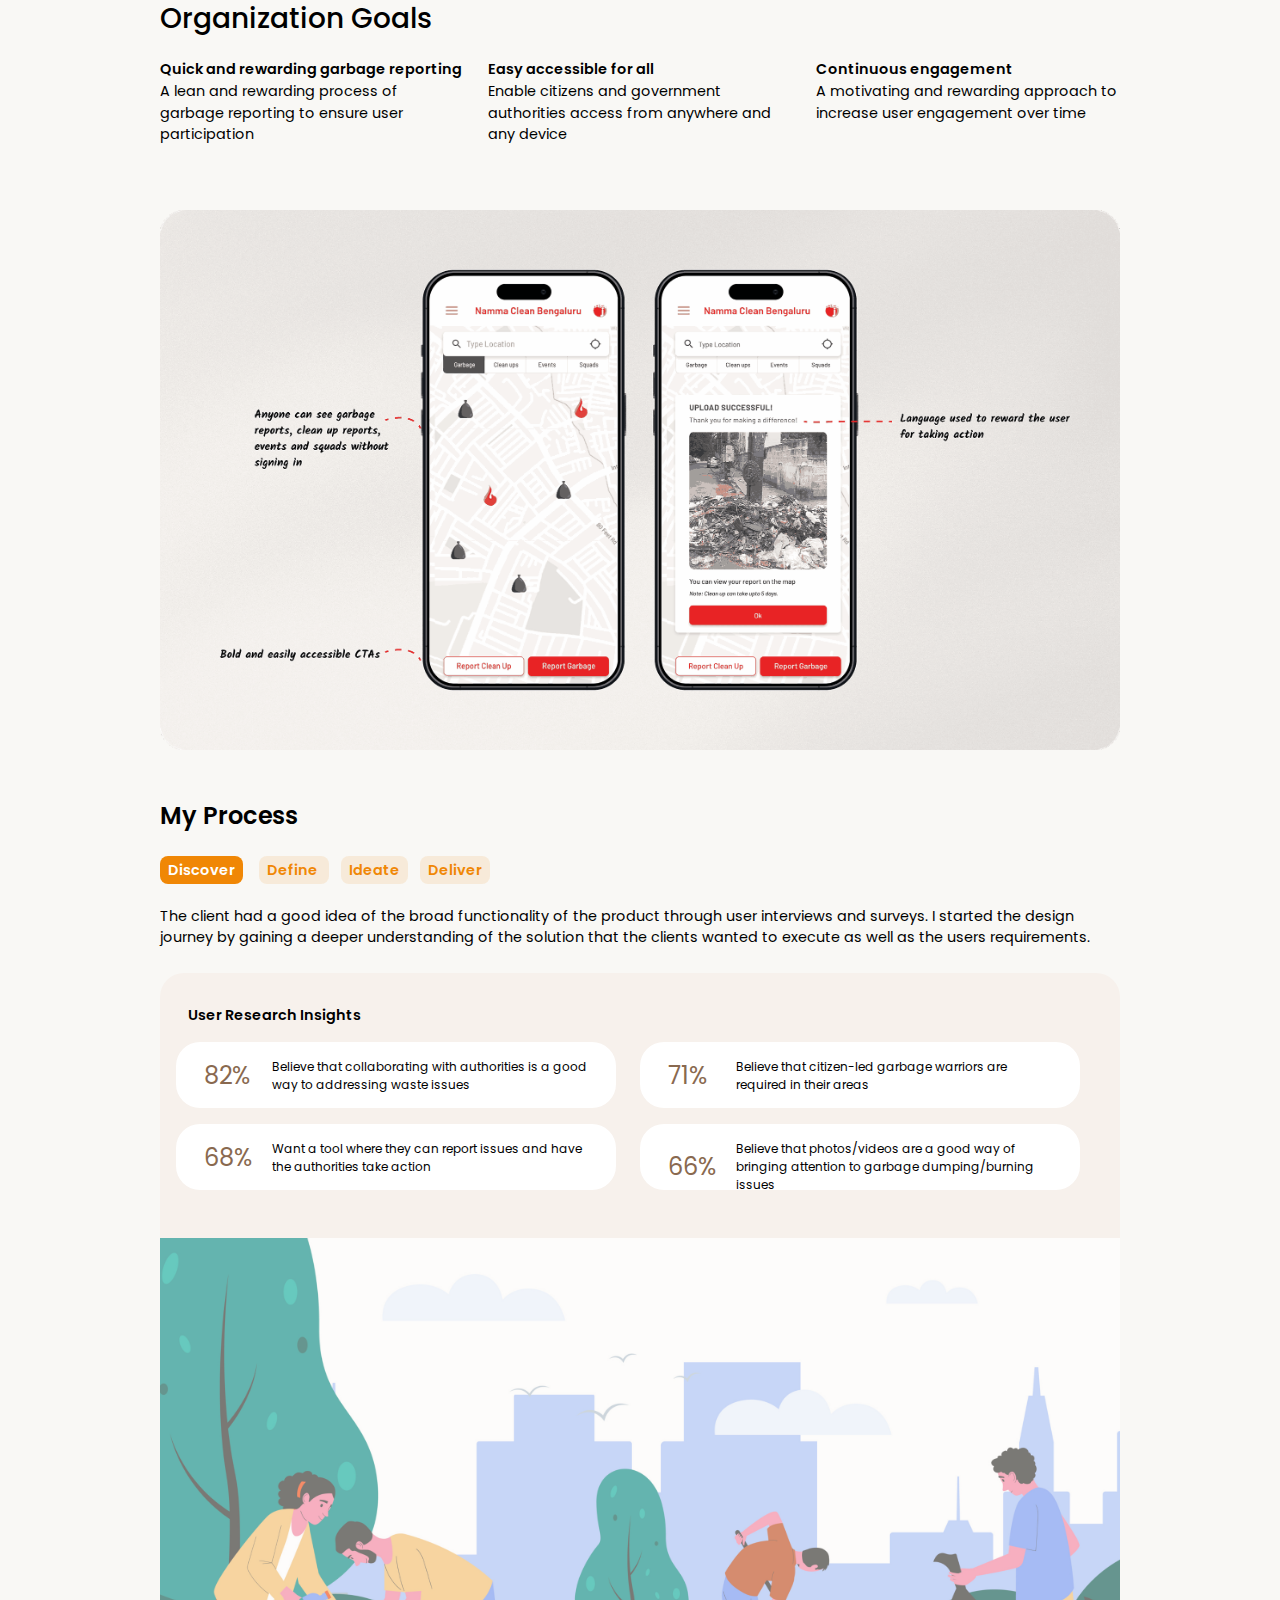
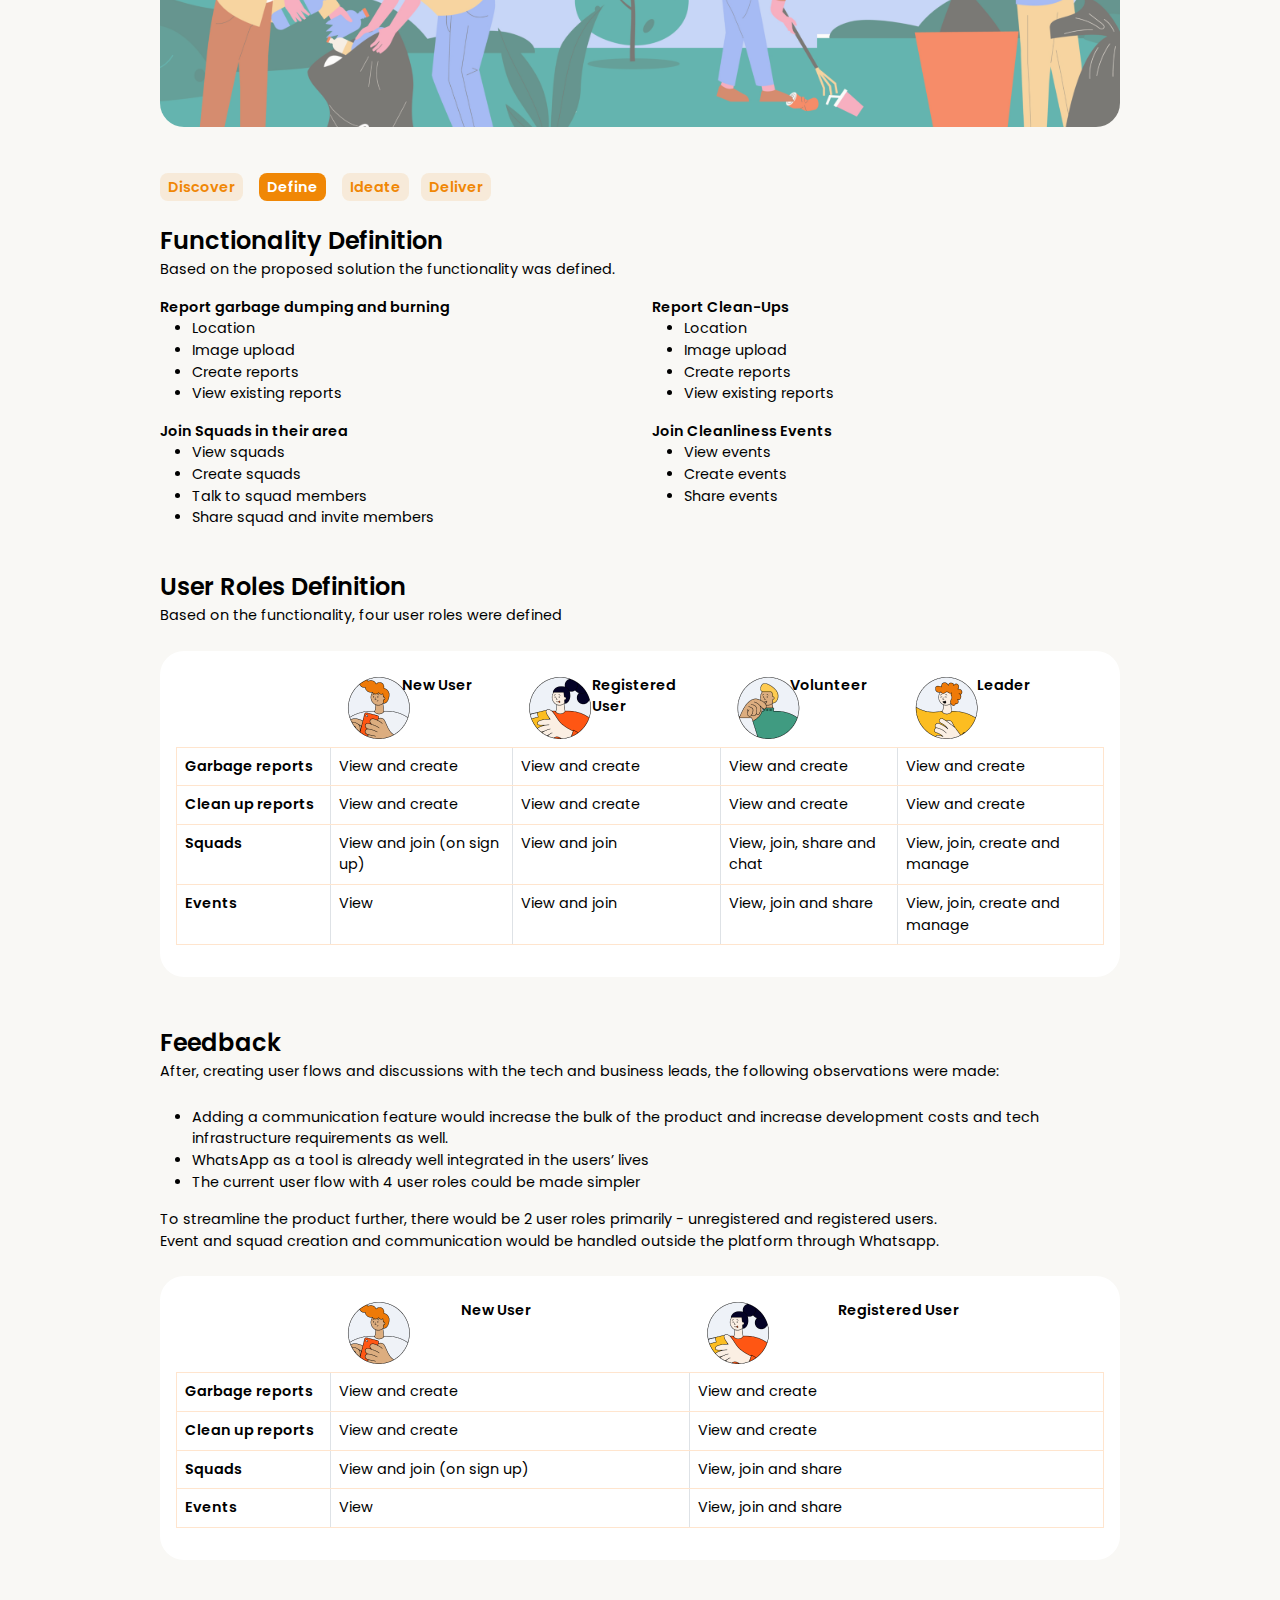
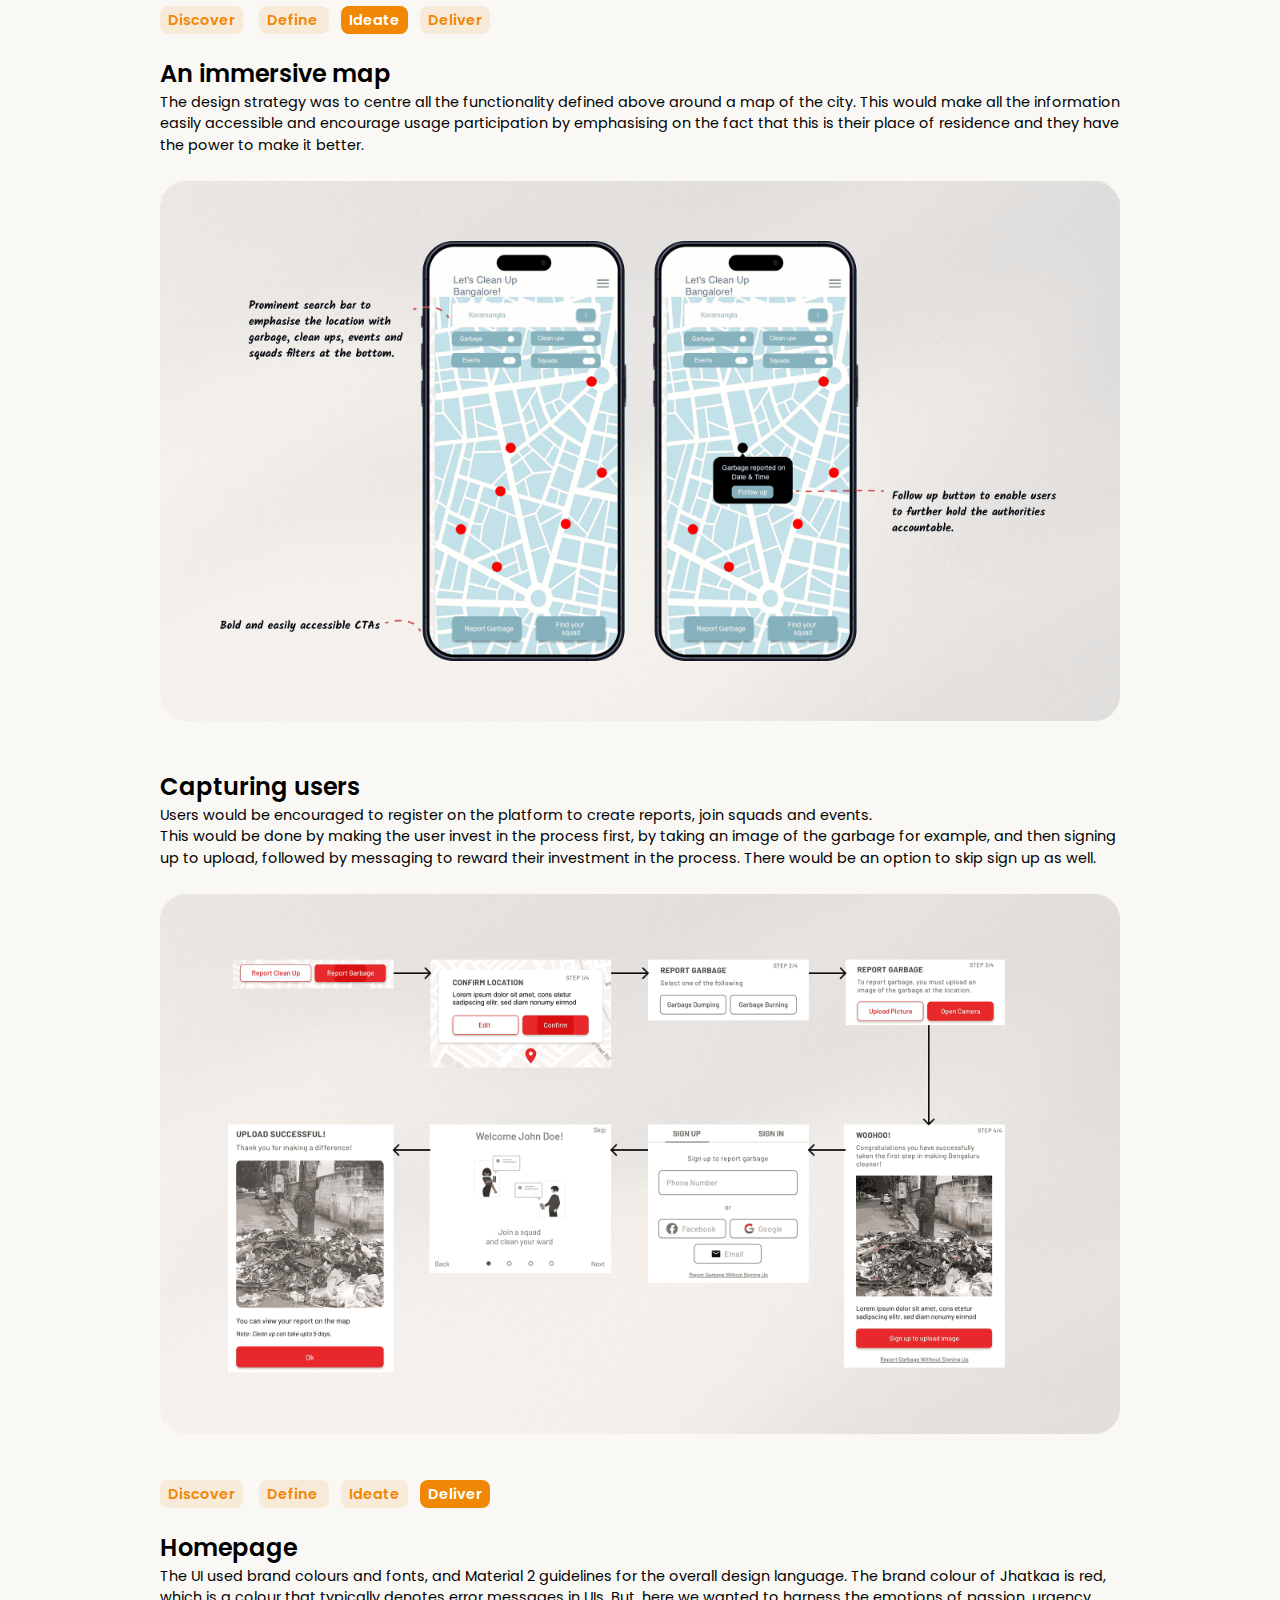
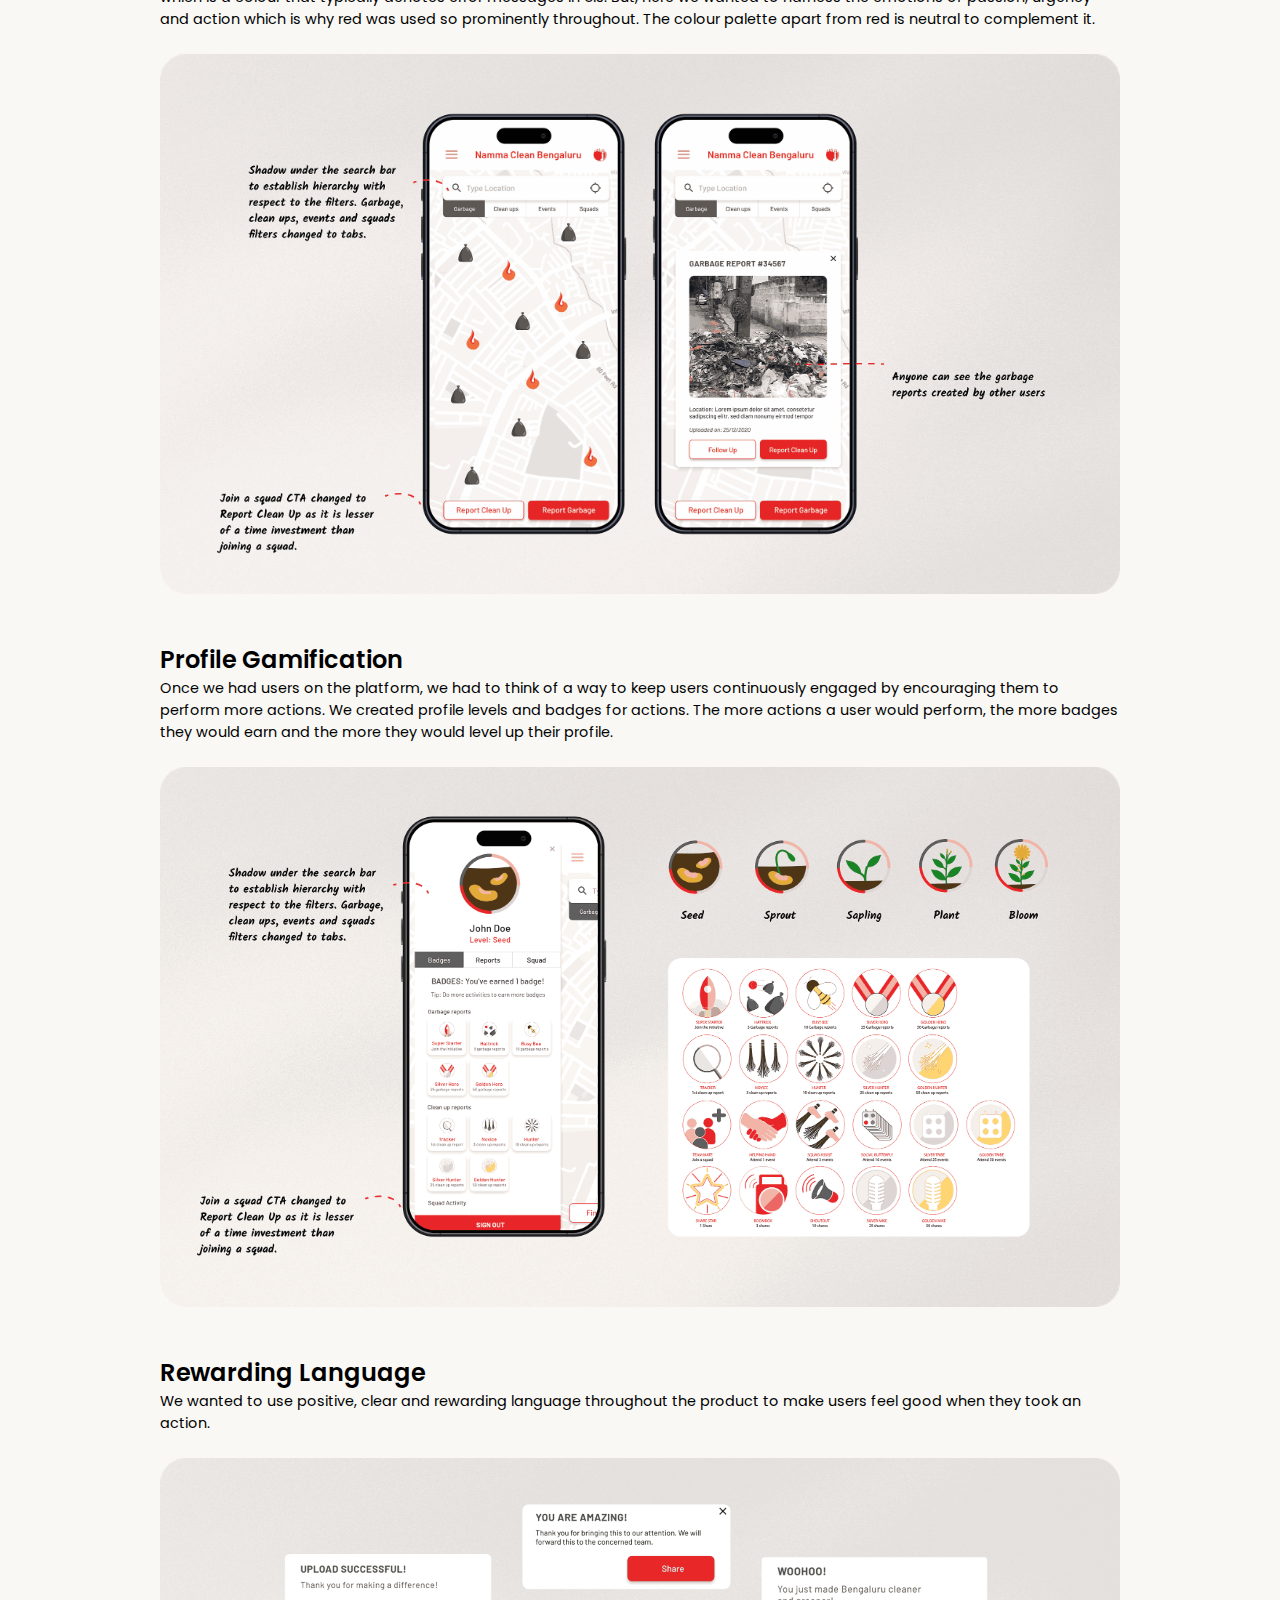
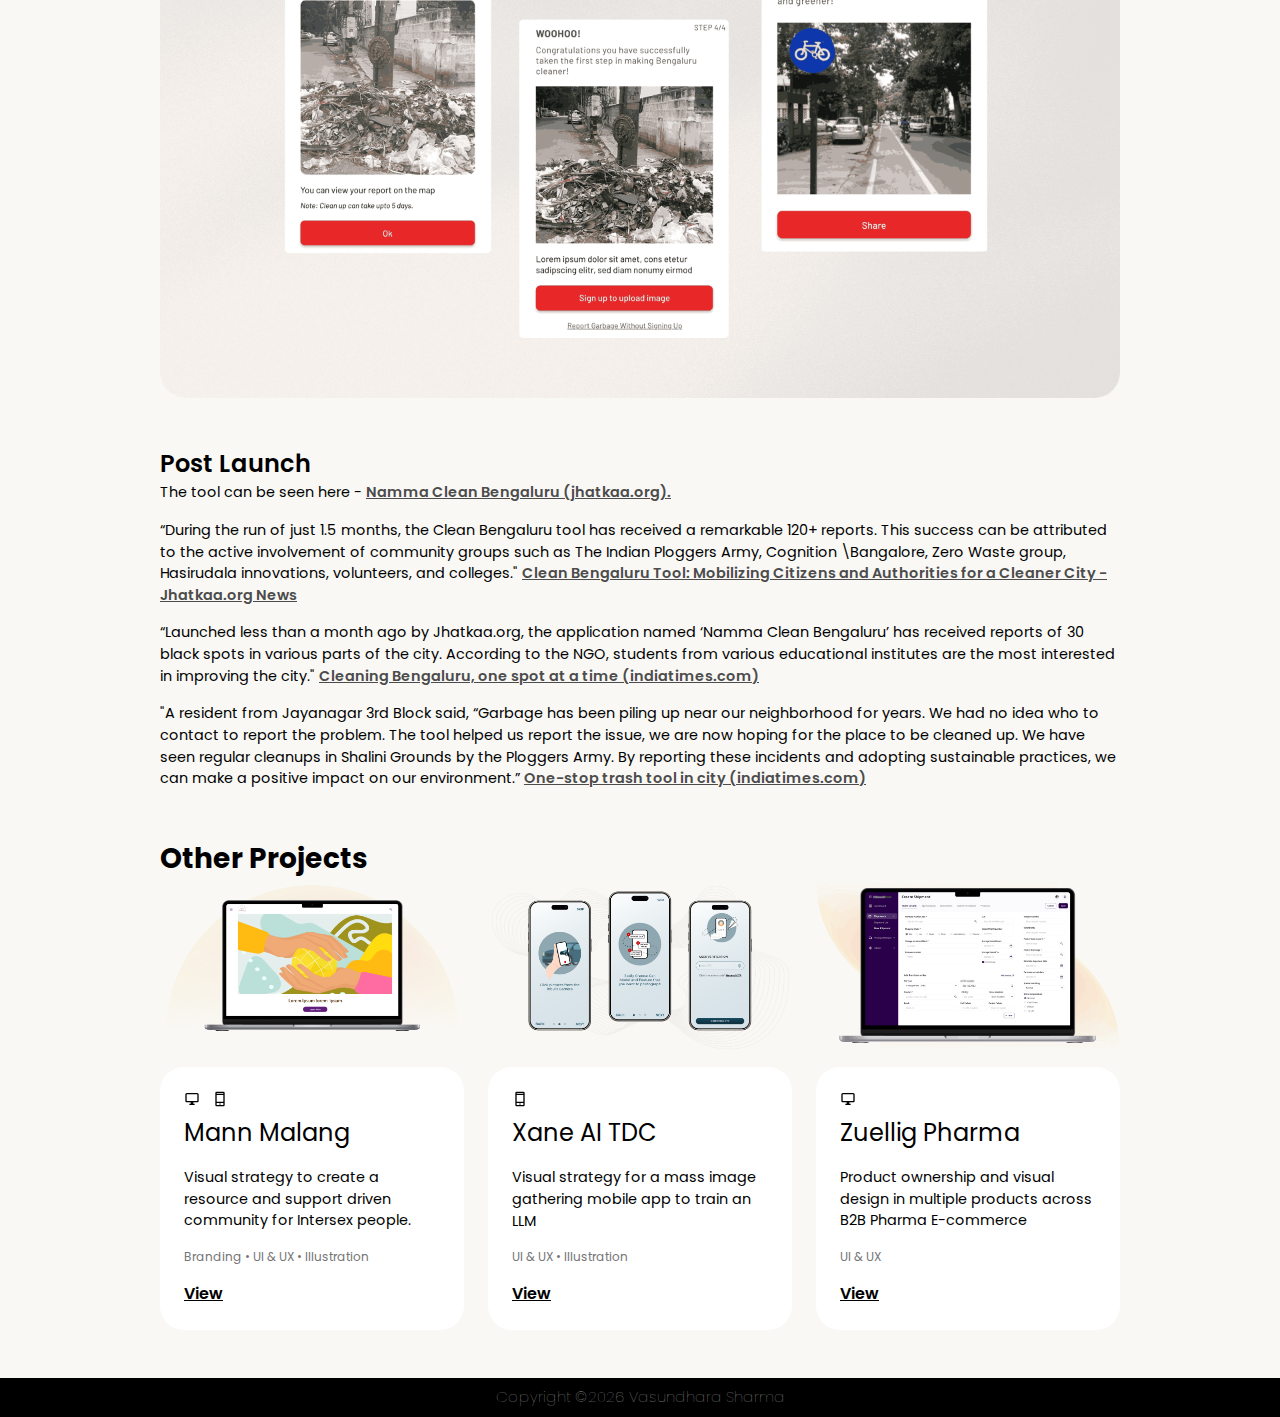
<file: case-studies/clean-bangalore.html>
<!DOCTYPE html>
<html lang="en">
<head>

    <!-- Basic Page Needs
    ================================================== -->
    <meta charset="UTF-8">
    <title>Namma Clean Bengaluru - Case Study</title>
    <!-- Mobile Specific Metas
    ================================================== -->
    <meta http-equiv="X-UA-Compatible" content="IE=edge">
    <meta name="description" content="Vas Sharma - UI/UX Portfolio">
    <meta name="viewport" content="width=device-width, initial-scale=1.0, maximum-scale=5.0">
    <meta name="author" content="Vas Sharma">
    <meta property="og:image" content="https://vas-sharma.design/images/metatag-preview.png">
    <meta property="og:image:width" content="331.5">
    <meta property="og:image:height" content="200">

    <!-- Favicon -->
    <link rel="shortcut icon" type="image/x-icon" href="../images/favicon.svg?v=2"/>

    <!-- ** Plugins Needed for the Project ** -->

    <!-- Bootstrap -->
    <link rel="stylesheet" href="../css/bootstrap.css">

    <!--suppress JSUnresolvedLibraryURL -->
    <script src="https://cdn.jsdelivr.net/npm/bootstrap@5.3.2/dist/css/bootstrap.min.css"
            integrity="sha384-T3c6CoIi6uLrA9TneNEoa7RxnatzjcDSCmG1MXxSR1GAsXEV/Dwwykc2MPK8M2HN"
            crossorigin="anonymous"></script>

    <!-- Custom JavaScript -->
    <script type="text/javascript" src="../js/brutalish_scroll_progress.js"></script>
    <script type="text/javascript" src="../js/brutalish-image-comparison.js"></script>
    <!-- Custom Stylesheet -->
    <link href="../css/brutalish-styles.css" rel="stylesheet">
    <style>
        body {
            background-color: var(--work-page-main-bg);
        }
    </style>
</head>
<body>

<!-- Navigation Bar -->
<nav class="navbar navbar-expand brutalish-navbar" id="navbar">
    <div class="d-flex brutalish-container">
        <a class="navbar-brand mx-auto" href="../index.html">
            <img src="../images/logo.svg" alt="logo" width="30" height="30">
        </a>
        <div class="navbar-collapse" id="navbarNav">
            <ul class="navbar-nav ms-auto">
                <li class="nav-item">
                    <a class="nav-link" href="../index.html">Home</a>
                </li>
                <li class="nav-item">
                    <a class="nav-link" href="../work.html">Work</a>
                </li>
                <li class="nav-item">
                    <a class="nav-link" href="../about.html">About</a>
                </li>
                <li class="nav-item">
                    <a class="nav-link" href="../contact.html">Contact</a>
                </li>
            </ul>
        </div>
    </div>
</nav>

<section class="brutalish-container mb-5" id="clean-bangalore-hero">
    <div class="scroll-progress-container">
        <div class="scroll-progress-bar" id="scrollProgressBar"></div>
    </div>
    <img style="width: 100%" src="../images/projects/clean-bangalore/clean-bangalore-hero.png"
         alt="clean-bangalore-hero">
    <p class="project-tag mt-5">Jhatkaa.org | Designed in 2021</p>
    <p class="project-title">Namma Clean Bengaluru</p>
    <p class="project-desc">Product strategy, art direction and visual design in multiple products
        across the edtech product ecosystem</p>
    <div class="project-award" id="project-award">
        <div class="d-flex align-items-center project-award"><img src="../images/icons/icon-trophy.svg"
                                                                  alt="icon-trophy">
            <p class="project-font-general mx-2 my-auto">Featured in <a
                    href="https://www.designrush.com/best-designs/apps" target="_blank">The Best bright Color App by
                Design Rush</a></p></div>
    </div>
</section>

<section class="brutalish-container mb-5" id="overview-role">
    <div class="row">
        <div class="col-lg-6 col-md-6 col-sm-12">
            <p class="project-section-heading mb-0">Overview</p>
            <p class="project-font-general">Jhatkaa is an organisation that empowers citizens to take action with the
                help of various campaigns.
                Namma Clean Bengaluru is one such initiative to tackle the problem of garbage dumping and burning by
                increasing citizen involvement in tandem with the relevant authorities.
                The objective was to empower and encourage users to be active participants in making Bengaluru
                clean.</p>
        </div>
        <div class="col-lg-6 col-md-6 col-sm-12">
            <p class="project-section-heading mb-0">My Role</p>
            <p class="project-font-general">As a UI and UX designer, I worked on the user experience, responsive UI
                designs, illustration and
                animations closely with the Executive Director, Director of Technology, Campaign Manager and Developer
                to build the MVP.</p>
        </div>
    </div>
</section>

<section class="brutalish-container" id="deliverables">
    <div class="row">
        <div class="col-lg-4 col-md-4 col-sm-12">
            <p class="project-section-heading">Deliverables</p>
            <div class="d-flex align-items-center" id="user-personas">
                <img src="../images/icons/icon-user-personas.svg" alt="icon-user-personas">
                <p class="project-font-general mx-4 my-auto">User personas</p>
            </div>
            <div class="d-flex align-items-center jus mt-4">
                <img src="../images/icons/icon-user-flow.svg" alt="icon-user-flows">
                <p class="project-font-general  mx-4 my-auto">User flows</p>
            </div>
            <div class="d-flex align-items-center mt-4" id="wireframes">
                <img src="../images/icons/icon-wireframe.svg" alt="icon-wireframe">
                <p class="project-font-general mx-4 my-auto">Wireframes</p>
            </div>
            <div class="d-flex align-items-center mt-4">
                <img src="../images/icons/icon-logo.svg" alt="icon-logo">
                <p class="project-font-general mx-4 my-auto">Logo</p>
            </div>
            <div class="d-flex align-items-center jus mt-4" id="final-ui">
                <img src="../images/icons/icon-final-ui.svg" alt="icon-final-ui">
                <p class="project-font-general  mx-4 my-auto">Final UI designs</p>
            </div>
            <div class="d-flex align-items-center mt-4" id="illustrations">
                <img src="../images/icons/icon-illustration.svg" alt="icon-illustration">
                <p class="project-font-general mx-4 my-auto">Illustrations</p>
            </div>
            <div class="d-flex align-items-center mt-4 mb-5">
                <img src="../images/icons/icon-animations.svg" alt="icon-animations">
                <p class="project-font-general mx-4 my-auto">Animations</p>
            </div>
        </div>
        <div class="col-lg-8 col-md-8 col-sm-12">
            <div class="project-image-comparison">
                <div class="image-container">
                    <img class="before-image" src="../images/projects/clean-bangalore/clean-bangalore-slider-before.png"
                         alt="comparison-image-1">
                    <img src="../images/projects/clean-bangalore/clean-bangalore-slider-after.png"
                         alt="comparison-image-2">
                    <div class="project-image-comparison-slider-line">
                        <div class="project-image-comparison-slider-icon">
                            <svg width="24" height="24" viewBox="0 0 24 24" fill="none"
                                 xmlns="http://www.w3.org/2000/svg">
                                <path d="M24 12C24 18.6274 18.6274 24 12 24C5.37258 24 0 18.6274 0 12C0 5.37258 5.37258 0 12 0C18.6274 0 24 5.37258 24 12Z"
                                      fill="#F08705"/>
                                <path d="M16.7063 15.7063L19.7063 12.7063C20.0969 12.3156 20.0969 11.6813 19.7063 11.2906L16.7063 8.29063C16.3156 7.9 15.6812 7.9 15.2906 8.29063C14.9 8.68125 14.9 9.31563 15.2906 9.70625L16.5844 11H7.4125L8.70625 9.70625C9.09688 9.31563 9.09688 8.68125 8.70625 8.29063C8.31563 7.9 7.68125 7.9 7.29063 8.29063L4.29063 11.2906C3.9 11.6813 3.9 12.3156 4.29063 12.7063L7.29063 15.7063C7.68125 16.0969 8.31563 16.0969 8.70625 15.7063C9.09688 15.3156 9.09688 14.6812 8.70625 14.2906L7.41563 13H16.5875L15.2937 14.2937C14.9031 14.6844 14.9031 15.3188 15.2937 15.7094C15.6844 16.1 16.3188 16.1 16.7094 15.7094L16.7063 15.7063Z"
                                      fill="white"/>
                            </svg>
                        </div>
                    </div>
                    <input type="range" class="project-image-comparison-slider" min="0" max="100" value="50"/>
                </div>
            </div>
        </div>
    </div>
</section>

<section class="brutalish-container mt-5" id="organization-goals">
    <h3 class="mb-4">Organization Goals</h3>
    <div class="row">
        <div class="col-lg-4 col-md-4 col-sm-12">
            <p class="project-section-subheading mb-0">Quick and rewarding garbage reporting</p>
            <p class="project-font-general">A lean and rewarding process of garbage reporting to ensure user
                participation</p>
        </div>
        <div class="col-lg-4 col-md-4 col-sm-12">
            <p class="project-section-subheading mb-0">Easy accessible for all</p>
            <p class="project-font-general">Enable citizens and government authorities access from anywhere and any
                device</p>
        </div>
        <div class="col-lg-4 col-md-4 col-sm-12">
            <p class="project-section-subheading mb-0">Continuous engagement</p>
            <p class="project-font-general">A motivating and rewarding approach to increase user engagement over
                time</p>
        </div>
    </div>
    <img class="mt-5" style="width: 100%"
         src="../images/projects/clean-bangalore/clean-bangalore-organization-goals.png"
         alt="clean-bangalore-app-screens">
</section>

<section class="brutalish-container mt-5" id="my-process-discover">
    <p class="project-section-heading mb-4">My Process</p>
    <div class="flex-row mb-4">
        <span class="process-active me-1">Discover</span>
        <span class="process-inactive mx-2"><a href="#my-process-define">Define</a> </span>
        <span class="process-inactive mx-1"><a href="#my-process-ideate">Ideate</a></span>
        <span class="process-inactive mx-1"><a href="#my-process-deliver">Deliver</a></span>
    </div>
    <div class="mb-4">
        <p class="project-font-general">The client had a good idea of the broad functionality of the product through
            user interviews and surveys. I
            started the design journey by gaining a deeper understanding of the solution that the clients wanted to
            execute as well as the users requirements.</p>
    </div>
    <div class="process-discover">
        <p class="project-section-subheading mb-3">User Research Insights</p>
        <div class="row mb-3">
            <div class="col-lg-6 col-md-6 col-sm-12" id="statistics-group-1">
                <div class="row process-discover-statistics">
                    <div class="col-lg-2 col-md-2 col-sm-1">
                        <p class="project-discover-statistics">82%</p>
                    </div>
                    <div class="col-lg-10 col-md-10 col-sm-11">
                        <p class="project-discover-statistics-text">Believe that collaborating with authorities is a
                            good way to addressing waste issues</p>
                    </div>
                </div>
            </div>
            <div class="col-lg-6 col-md-6 col-sm-12" id="statistics-group-2">
                <div class="row process-discover-statistics">
                    <div class="col-lg-2 col-md-2 col-sm-1">
                        <p class="project-discover-statistics">71%</p>
                    </div>
                    <div class="col-lg-10 col-md-10 col-sm-11">
                        <p class="project-discover-statistics-text">Believe that citizen-led garbage warriors are
                            required in their areas</p>
                    </div>
                </div>
            </div>
        </div>
        <div class="row mb-3">
            <div class="col-lg-6 col-md-6 col-sm-12" id="statistics-group-3">
                <div class="row process-discover-statistics">
                    <div class="col-lg-2 col-md-2 col-sm-1">
                        <p class="project-discover-statistics">68%</p>
                    </div>
                    <div class="col-lg-10 col-md-10 col-sm-11">
                        <p class="project-discover-statistics-text">Want a tool where they can report issues and have
                            the authorities take action</p>
                    </div>
                </div>
            </div>
            <div class="col-lg-6 col-md-6 col-sm-12" id="statistics-group-4">
                <div class="row process-discover-statistics">
                    <div class="col-lg-2 col-md-2 col-sm-1">
                        <p class="project-discover-statistics">66%</p>
                    </div>
                    <div class="col-lg-10 col-md-10 col-sm-11">
                        <p class="project-discover-statistics-text">Believe that photos/videos are a good way of
                            bringing attention to garbage dumping/burning issues</p>
                    </div>
                </div>
            </div>
        </div>
    </div>
    <img class="project-rounded-img" src="../images/projects/clean-bangalore/clean-bangalore-user-insights.png"
         alt="user-insights-graphic">
</section>

<section class="brutalish-container mt-5" id="my-process-define">
    <div class="flex-row mb-4">
        <span class="process-inactive me-1"><a href="#my-process-discover">Discover</a></span>
        <span class="process-active mx-2">Define</span>
        <span class="process-inactive mx-1"><a href="#my-process-ideate">Ideate</a></span>
        <span class="process-inactive mx-1"><a href="#my-process-deliver">Deliver</a></span>
    </div>
    <p class="project-section-heading mb-0">Functionality Definition</p>
    <p class="project-font-general">Based on the proposed solution the functionality was defined.</p>
    <div class="row">
        <div class="col-lg-6 col-md-6 col-sm-12">
            <p class="project-section-subheading mb-0">Report garbage dumping and burning</p>
            <ul>
                <li class="project-font-general">Location</li>
                <li class="project-font-general">Image upload</li>
                <li class="project-font-general">Create reports</li>
                <li class="project-font-general">View existing reports</li>
            </ul>
        </div>
        <div class="col-lg-6 col-md-6 col-sm-12">
            <p class="project-section-subheading mb-0">Report Clean-Ups</p>
            <ul>
                <li class="project-font-general">Location</li>
                <li class="project-font-general">Image upload</li>
                <li class="project-font-general">Create reports</li>
                <li class="project-font-general">View existing reports</li>
            </ul>
        </div>
    </div>
    <div class="row">
        <div class="col-lg-6 col-md-6 col-sm-12">
            <p class="project-section-subheading mb-0">Join Squads in their area</p>
            <ul>
                <li class="project-font-general">View squads</li>
                <li class="project-font-general">Create squads</li>
                <li class="project-font-general">Talk to squad members</li>
                <li class="project-font-general">Share squad and invite members</li>
            </ul>
        </div>
        <div class="col-lg-6 col-md-6 col-sm-12">
            <p class="project-section-subheading mb-0">Join Cleanliness Events</p>
            <ul>
                <li class="project-font-general">View events</li>
                <li class="project-font-general">Create events</li>
                <li class="project-font-general">Share events</li>
            </ul>
        </div>
    </div>
    <p class="project-section-heading mt-4 mb-0">User Roles Definition</p>
    <p class="project-font-general mb-4">Based on the functionality, four user roles were defined</p>
    <div class="process-discover-elements mb-4" id="primary-user-roles-table-1">
        <div class="table-responsive">
            <table class="table">
                <thead class="border-0 project-table-border-start">
                <tr>
                    <th scope="col"></th>
                    <th scope="col">
                        <div class="row">
                            <div class="col-md-4 col-sm-4">
                                <img src="../images/projects/clean-bangalore/clean-bangalore-new-user.png"
                                     alt="new-user">
                            </div>
                            <div class="col-md-8 col-sm-8">
                                <p class="project-table-heading">New User</p>
                                <!--                                <p class="project-table-subheading">A first time and/or unregistered user</p>-->
                            </div>
                        </div>
                    </th>
                    <th scope="col">
                        <div class="row">
                            <div class="col-md-4 col-sm-4">
                                <img src="../images/projects/clean-bangalore/clean-bangalore-registered-user.png"
                                     alt="registered-user">
                            </div>
                            <div class="col-md-8 col-sm-8">
                                <p class="project-table-heading">Registered User</p>
                                <!--                                <p class="project-table-subheading">A user that has signed up into the platform</p>-->
                            </div>
                        </div>
                    </th>
                    <th scope="col">
                        <div class="row">
                            <div class="col-md-4 col-sm-4">
                                <img src="../images/projects/clean-bangalore/clean-bangalore-volunteer.png"
                                     alt="volunteer">
                            </div>
                            <div class="col-md-8 sol-sm-8">
                                <p class="project-table-heading">Volunteer</p>
                                <!--                                <p class="project-table-subheading">A user that has joined a squad and/or event</p>-->
                            </div>
                        </div>
                    </th>
                    <th scope="col">
                        <div class="row">
                            <div class="col-md-4 col-sm-4">
                                <img src="../images/projects/clean-bangalore/clean-bangalore-leader.png" alt="leader">
                            </div>
                            <div class="col-md-8 col-sm-8">
                                <p class="project-table-heading">Leader</p>
                                <!--                                <p class="project-table-subheading">A user that leads, creates & manages squads and-->
                                <!--                                    events</p>-->
                            </div>
                        </div>
                    </th>
                </tr>
                </thead>
                <tbody class="border project-table-border">
                <tr>
                    <th scope="row" class="col-md-2 col-sm-4 project-table-label">Garbage reports</th>
                    <td class="border-start flex-grow-1 project-table-content">View and create</td>
                    <td class="border-start flex-grow-1 project-table-content">View and create</td>
                    <td class="border-start flex-grow-1 project-table-content">View and create</td>
                    <td class="border-start flex-grow-1 project-table-content">View and create</td>
                </tr>
                <tr>
                    <th scope="row" class="col-md-2 col-sm-4 project-table-label">Clean up reports</th>
                    <td class="border-start flex-grow-1 project-table-content">View and create</td>
                    <td class="border-start flex-grow-1 project-table-content">View and create</td>
                    <td class="border-start flex-grow-1 project-table-content">View and create</td>
                    <td class="border-start flex-grow-1 project-table-content">View and create</td>
                </tr>
                <tr>
                    <th scope="row" class="col-md-2 col-sm-4 project-table-label">Squads</th>
                    <td class="border-start flex-grow-1 project-table-content">View and join (on sign up)</td>
                    <td class="border-start flex-grow-1 project-table-content">View and join</td>
                    <td class="border-start flex-grow-1 project-table-content">View, join, share and chat</td>
                    <td class="border-start flex-grow-1 project-table-content">View, join, create and manage</td>
                </tr>
                <tr>
                    <th scope="row" class="col-md-2 col-sm-4 project-table-label">Events</th>
                    <td class="border-start flex-grow-1 project-table-content">View</td>
                    <td class="border-start flex-grow-1 project-table-content">View and join</td>
                    <td class="border-start flex-grow-1 project-table-content">View, join and share</td>
                    <td class="border-start flex-grow-1 project-table-content">View, join, create and manage</td>
                </tr>
                </tbody>
            </table>
        </div>
    </div>
    <p class="project-section-heading mt-5 mb-0">Feedback</p>
    <p class="project-font-general mb-4">After, creating user flows and discussions with the tech and business leads,
        the following observations were made:</p>
    <ul>
        <li class="project-font-general">Adding a communication feature would increase the bulk of the product and
            increase development costs and tech infrastructure requirements as well.
        </li>
        <li class="project-font-general">WhatsApp as a tool is already well integrated in the users’ lives</li>
        <li class="project-font-general">The current user flow with 4 user roles could be made simpler</li>
    </ul>
    <p class="project-font-general mb-4">To streamline the product further, there would be 2 user roles primarily -
        unregistered and registered users.<br>
        Event and squad creation and communication would be handled outside the platform through Whatsapp.</p>
    <div class="process-discover-elements mb-4" id="primary-user-roles-table-2">
        <div class="table-responsive">
            <table class="table">
                <thead class="border-0 project-table-border-start">
                <tr>
                    <th scope="col"></th>
                    <th scope="col">
                        <div class="row">
                            <div class="col-md-4 col-sm-4">
                                <img src="../images/projects/clean-bangalore/clean-bangalore-new-user.png"
                                     alt="new-user">
                            </div>
                            <div class="col-md-8 col-sm-8">
                                <p class="project-table-heading">New User</p>
                                <!--                                <p class="project-table-subheading">A first time and/or unregistered user</p>-->
                            </div>
                        </div>
                    </th>
                    <th scope="col">
                        <div class="row">
                            <div class="col-md-4 col-sm-4">
                                <img src="../images/projects/clean-bangalore/clean-bangalore-registered-user.png"
                                     alt="registered-user">
                            </div>
                            <div class="col-md-8 col-sm-8">
                                <p class="project-table-heading">Registered User</p>
                                <!--                                <p class="project-table-subheading">A user that has signed up into the platform</p>-->
                            </div>
                        </div>
                    </th>
                </tr>
                </thead>
                <tbody class="border project-table-border">
                <tr>
                    <th scope="row" class="col-md-2 col-sm-4 project-table-label">Garbage reports</th>
                    <td class="border-start flex-grow-1 project-table-content">View and create</td>
                    <td class="border-start flex-grow-1 project-table-content">View and create</td>
                </tr>
                <tr>
                    <th scope="row" class="col-md-2 col-sm-4 project-table-label">Clean up reports</th>
                    <td class="border-start flex-grow-1 project-table-content">View and create</td>
                    <td class="border-start flex-grow-1 project-table-content">View and create</td>
                </tr>
                <tr>
                    <th scope="row" class="col-md-2 col-sm-4 project-table-label">Squads</th>
                    <td class="border-start flex-grow-1 project-table-content">View and join (on sign up)</td>
                    <td class="border-start flex-grow-1 project-table-content">View, join and share</td>
                </tr>
                <tr>
                    <th scope="row" class="col-md-2 col-sm-4 project-table-label">Events</th>
                    <td class="border-start flex-grow-1 project-table-content">View</td>
                    <td class="border-start flex-grow-1 project-table-content">View, join and share</td>
                </tr>
                </tbody>
            </table>
        </div>
    </div>
</section>

<section class="brutalish-container mt-5" id="my-process-ideate">
    <div class="flex-row mb-4">
        <span class="process-inactive me-1"><a href="#my-process-discover">Discover</a></span>
        <span class="process-inactive mx-2"><a href="#my-process-define">Define</a> </span>
        <span class="process-active mx-1">Ideate</span>
        <span class="process-inactive mx-1"><a href="#my-process-deliver">Deliver</a></span>
    </div>
    <p class="project-section-heading mb-0">An immersive map</p>
    <p class="project-font-general mb-4">The design strategy was to centre all the functionality defined above around a
        map
        of the city. This would make
        all the information easily accessible and encourage usage participation by emphasising on the fact that this is
        their place of residence and they have the power to make it better.</p>
    <img class="project-rounded-img mb-5" src="../images/projects/clean-bangalore/clean-bangalore-immersive-map.png"
         alt="immersive-map">
    <p class="project-section-heading mb-0">Capturing users</p>
    <p class="project-font-general mb-4">Users would be encouraged to register on the platform to create reports, join
        squads and events. <br>
        This would be done by making the user invest in the process first, by taking an image of the
        garbage for example, and then signing up to upload, followed by messaging to reward their investment in the
        process. There would be an option to skip sign up as well.</p>
    <img class="project-rounded-img" src="../images/projects/clean-bangalore/clean-bangalore-capturing-users.png"
         alt="capturing-users">
</section>

<section class="brutalish-container mt-5" id="my-process-deliver">
    <div class="flex-row mb-4">
        <span class="process-inactive me-1"><a href="#my-process-discover">Discover</a></span>
        <span class="process-inactive mx-2"><a href="#my-process-define">Define</a> </span>
        <span class="process-inactive mx-1"><a href="#my-process-ideate">Ideate</a></span>
        <span class="process-active mx-1">Deliver</span>
    </div>
    <p class="project-section-heading mb-0">Homepage</p>
    <p class="project-font-general mb-4">The UI used brand colours and fonts, and Material 2 guidelines for the overall
        design language. The brand colour of Jhatkaa is red, which is a colour that typically denotes error messages in
        UIs. But, here we wanted to harness the emotions of passion, urgency and action which is why red was used so
        prominently throughout. The colour palette apart from red is neutral to complement it.</p>
    <img class="project-rounded-img mb-5" src="../images/projects/clean-bangalore/clean-bangalore-homepage.png"
         alt="home-page">
    <p class="project-section-heading mb-0">Profile Gamification</p>
    <p class="project-font-general mb-4">Once we had users on the platform, we had to think of a way to keep users
        continuously engaged by encouraging them to perform more actions. We created profile levels and badges for
        actions. The more actions a user would perform, the more badges they would earn and the more they would level
        up their profile.</p>
    <img class="project-rounded-img mb-5" src="../images/projects/clean-bangalore/clean-bangalore-profile-game.png"
         alt="rewarding-language">
    <p class="project-section-heading mb-0">Rewarding Language</p>
    <p class="project-font-general mb-4">We wanted to use positive, clear and rewarding language throughout the product
        to make users feel good when they took an action.</p>
    <img class="project-rounded-img" src="../images/projects/clean-bangalore/clean-bangalore-rewarding-language.png"
         alt="rewarding-language">
</section>

<section class="brutalish-container mt-5" id="post-launch">
    <p class="project-section-heading mb-0">Post Launch</p>
    <p class="project-font-general">The tool can be seen here -
        <a href="https://clean-bengaluru.jhatkaa.org/reports" target="_blank">Namma Clean Bengaluru
            (jhatkaa.org).</a></p>
    <p class="project-font-general">“During the run of just 1.5 months, the Clean Bengaluru tool has received a
        remarkable 120+ reports. This success can be attributed to the active involvement of community groups such as
        The Indian Ploggers Army, Cognition \Bangalore, Zero Waste group, Hasirudala innovations, volunteers, and
        colleges." <a href="https://news.jhatkaa.org/clean-bengaluru-tool-update/" target="_blank"> Clean Bengaluru
            Tool: Mobilizing Citizens and Authorities for a Cleaner City - Jhatkaa.org News</a></p>
    <p class="project-font-general">“Launched less than a month ago by Jhatkaa.org, the application named ‘Namma Clean
        Bengaluru’ has received reports of 30 black spots in various parts of the city. According to the NGO, students
        from various educational institutes are the most interested in improving the city."
        <a href="https://bangaloremirror.indiatimes.com/bangalore/others/cleaning-bengaluru-one-spot-at-a-time/articleshow/100259962.cms">Cleaning
            Bengaluru, one spot at a time (indiatimes.com)</a></p>
    <p class="project-font-general">"A resident from Jayanagar 3rd Block said, “Garbage has been piling up near our
        neighborhood for years. We had no idea who to contact to report the problem. The tool helped us report the
        issue, we are now hoping for the place to be cleaned up. We have seen regular cleanups in Shalini Grounds by
        the Ploggers Army. By reporting these incidents and adopting sustainable practices, we can make a positive
        impact on our environment.”
        <a href="https://bangaloremirror.indiatimes.com/bangalore/civic/one-stop-trash-tool-in-city/articleshow/100830404.cms"
           target="_blank">One-stop trash tool in city (indiatimes.com)</a></p>
</section>

<!-- TODO Replace with other projects -->
<section class="brutalish-container mt-5 mb-5" id="other-projects">
    <p class="project-title">Other Projects</p>
    <div class="row">
        <div class="col-lg-4 col-md-4 col-sm-12">
            <img class="project-other" src="../images/projects/covers/project_cover_mann_malang.png"
                 alt="mann-malang-cover">
            <div class="card-details mt-3">
                <img class="work-icon mb-2" src="../images/icons/icon-desktop.svg" alt="icon-desktop">
                <img class="work-icon ms-2 mb-2" src="../images/icons/icon-phone.svg" alt="icon-phone">
                <p class="work-title">Mann Malang</p>
                <p class="project-font-general">Visual strategy to create a resource and support driven community for
                    Intersex people.</p>
                <p class="work-tags">Branding • UI & UX • Illustration</p>
                <a href="../case-studies/mann-malang.html" class="brutalish-button-secondary">View</a>
            </div>
        </div>
        <div class="col-lg-4 col-md-4 col-sm-12">
            <img class="project-other" src="../images/projects/covers/project_cover_xane_ai_tdc.png"
                 alt="xane-ai-cover">
            <div class="card-details mt-3">
                <img class="work-icon mb-2" src="../images/icons/icon-phone.svg" alt="icon-phone">
                <p class="work-title">Xane AI TDC</p>
                <p class="project-font-general">Visual strategy for a mass image gathering mobile app to train an
                    LLM</p>
                <p class="work-tags">UI & UX • Illustration</p>
                <a href="../case-studies/xane-tdc.html" class="brutalish-button-secondary">View</a>
            </div>
        </div>
        <div class="col-lg-4 col-md-4 col-sm-12">
            <img class="project-other" src="../images/projects/covers/project_cover_zuellig_pharma.png"
                 alt="clean-bangalore-cover">
            <div class="card-details mt-3">
                <img class="work-icon mb-2" src="../images/icons/icon-desktop.svg" alt="icon-desktop">
                <p class="work-title">Zuellig Pharma</p>
                <p class="project-font-general">Product ownership and visual design in multiple products across B2B
                    Pharma E-commerce</p>
                <p class="work-tags">UI & UX</p>
                <a href="../case-studies/zuellig-pharma.html" class="brutalish-button-secondary">View</a>
            </div>
        </div>
    </div>
</section>

<!-- Footer -->
<section class="footer pt-2 pb-2" id="footer">
    <div class="container-fluid p-0">
        <div class="row text-center">
            <p class="mb-0" style="color: var(--footer-text-color-alternate)">Copyright &copy;<script>
                const CurrentYear = (new Date().getFullYear()).toString();
                document.write(CurrentYear)
            </script>
                Vasundhara Sharma
            </p>
        </div>
    </div>
</section>
</body>
</html>
</file>
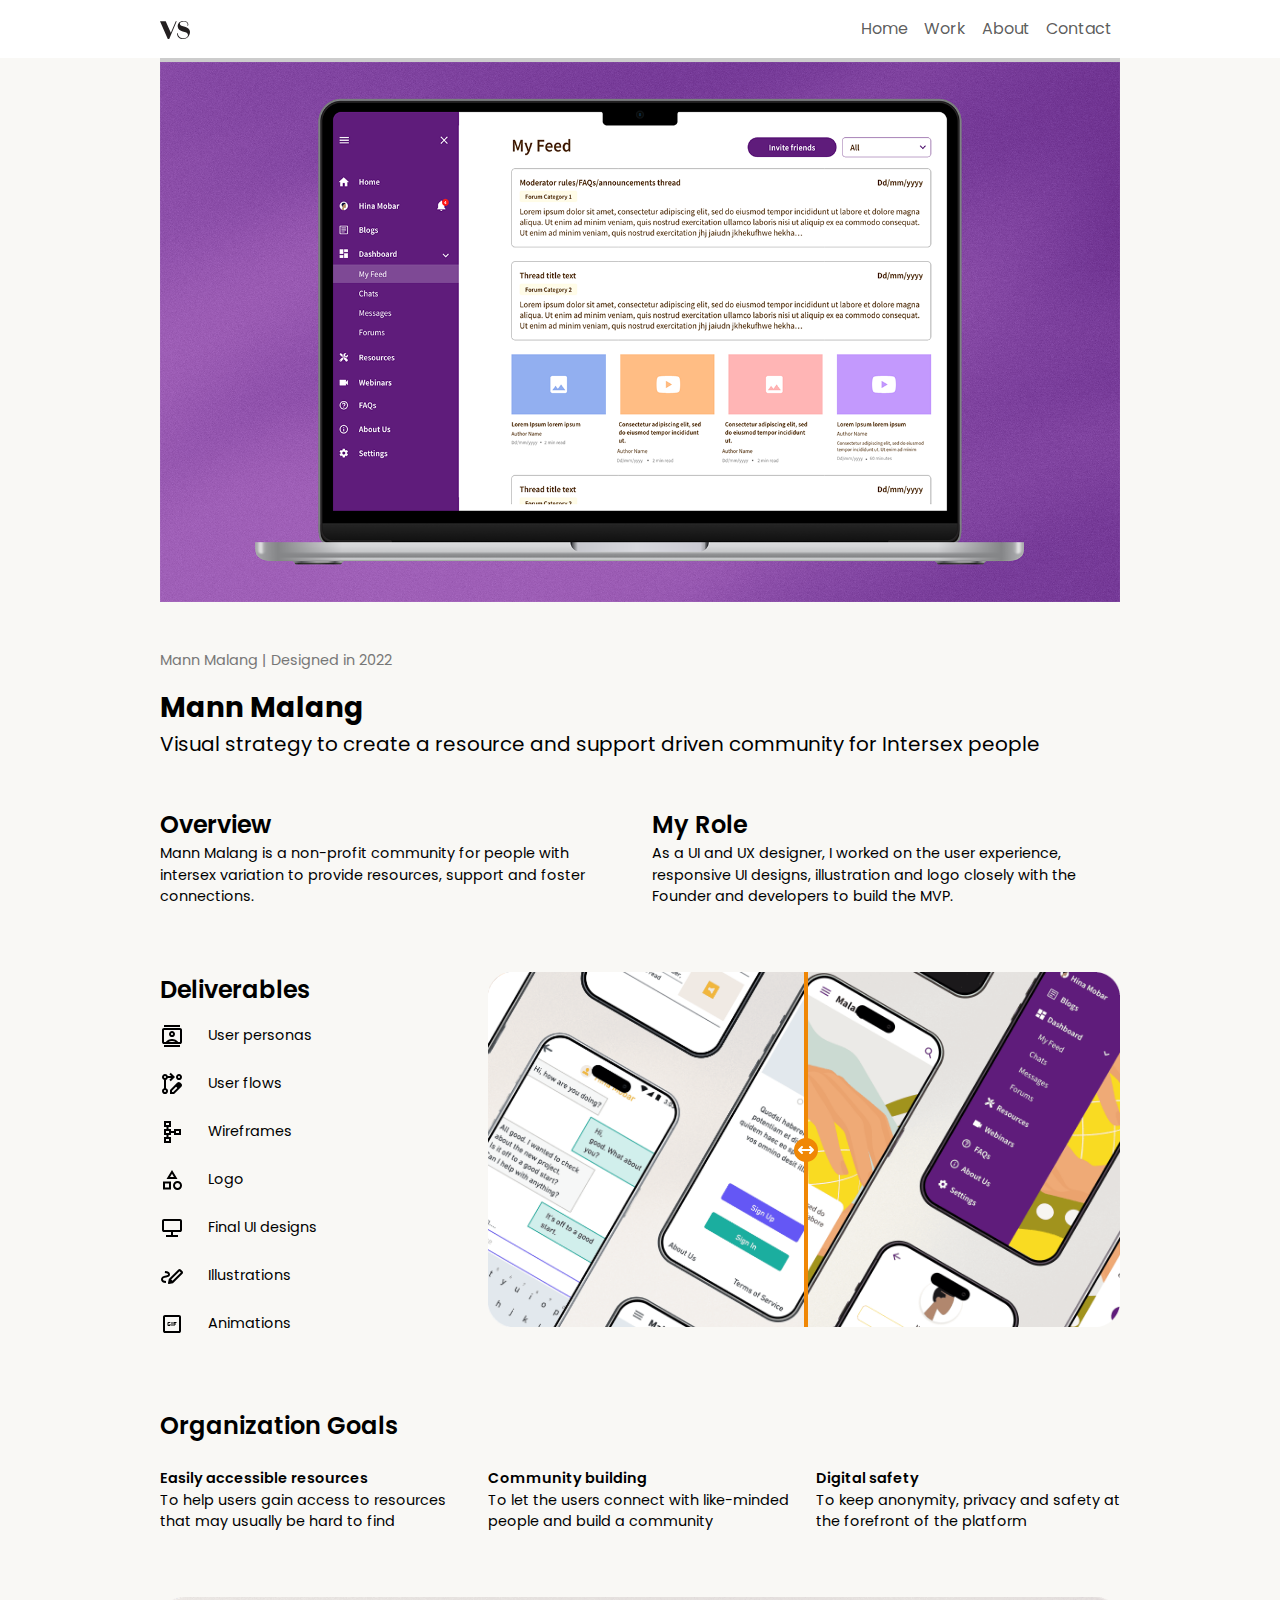
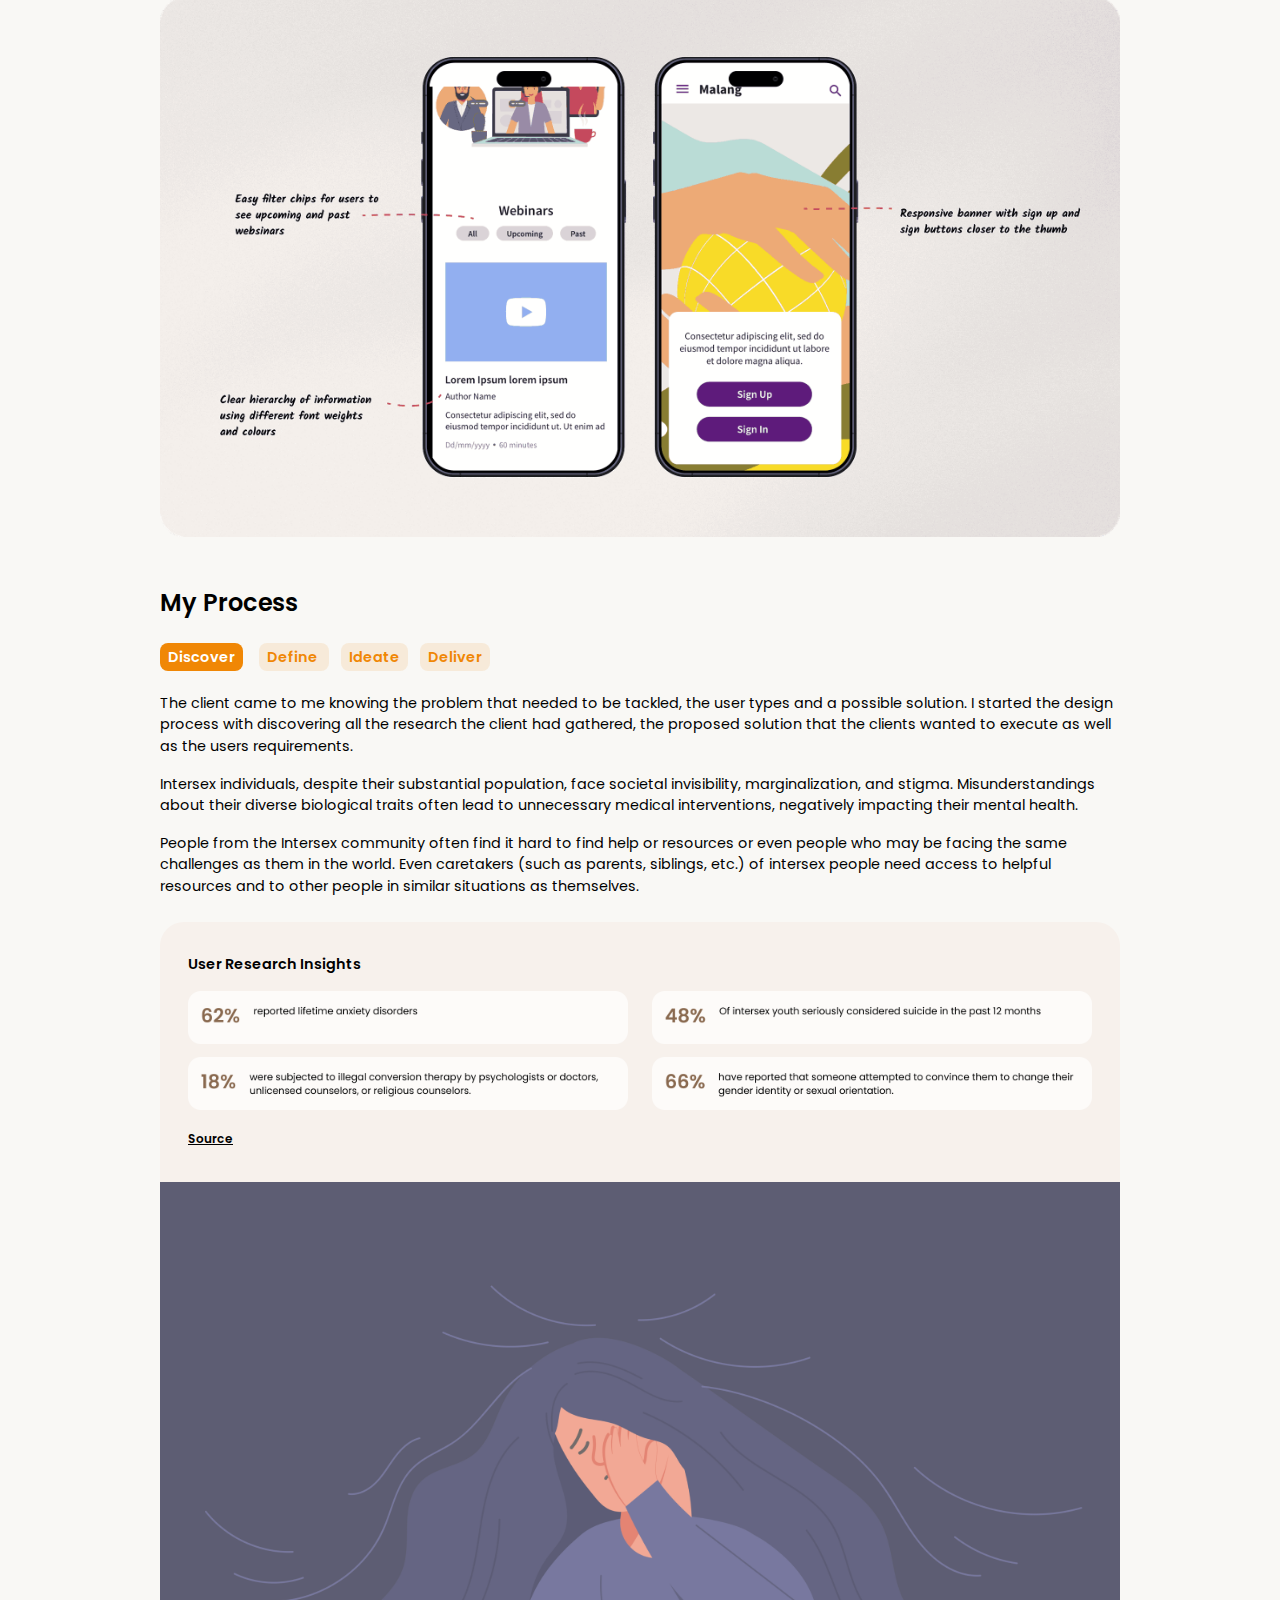
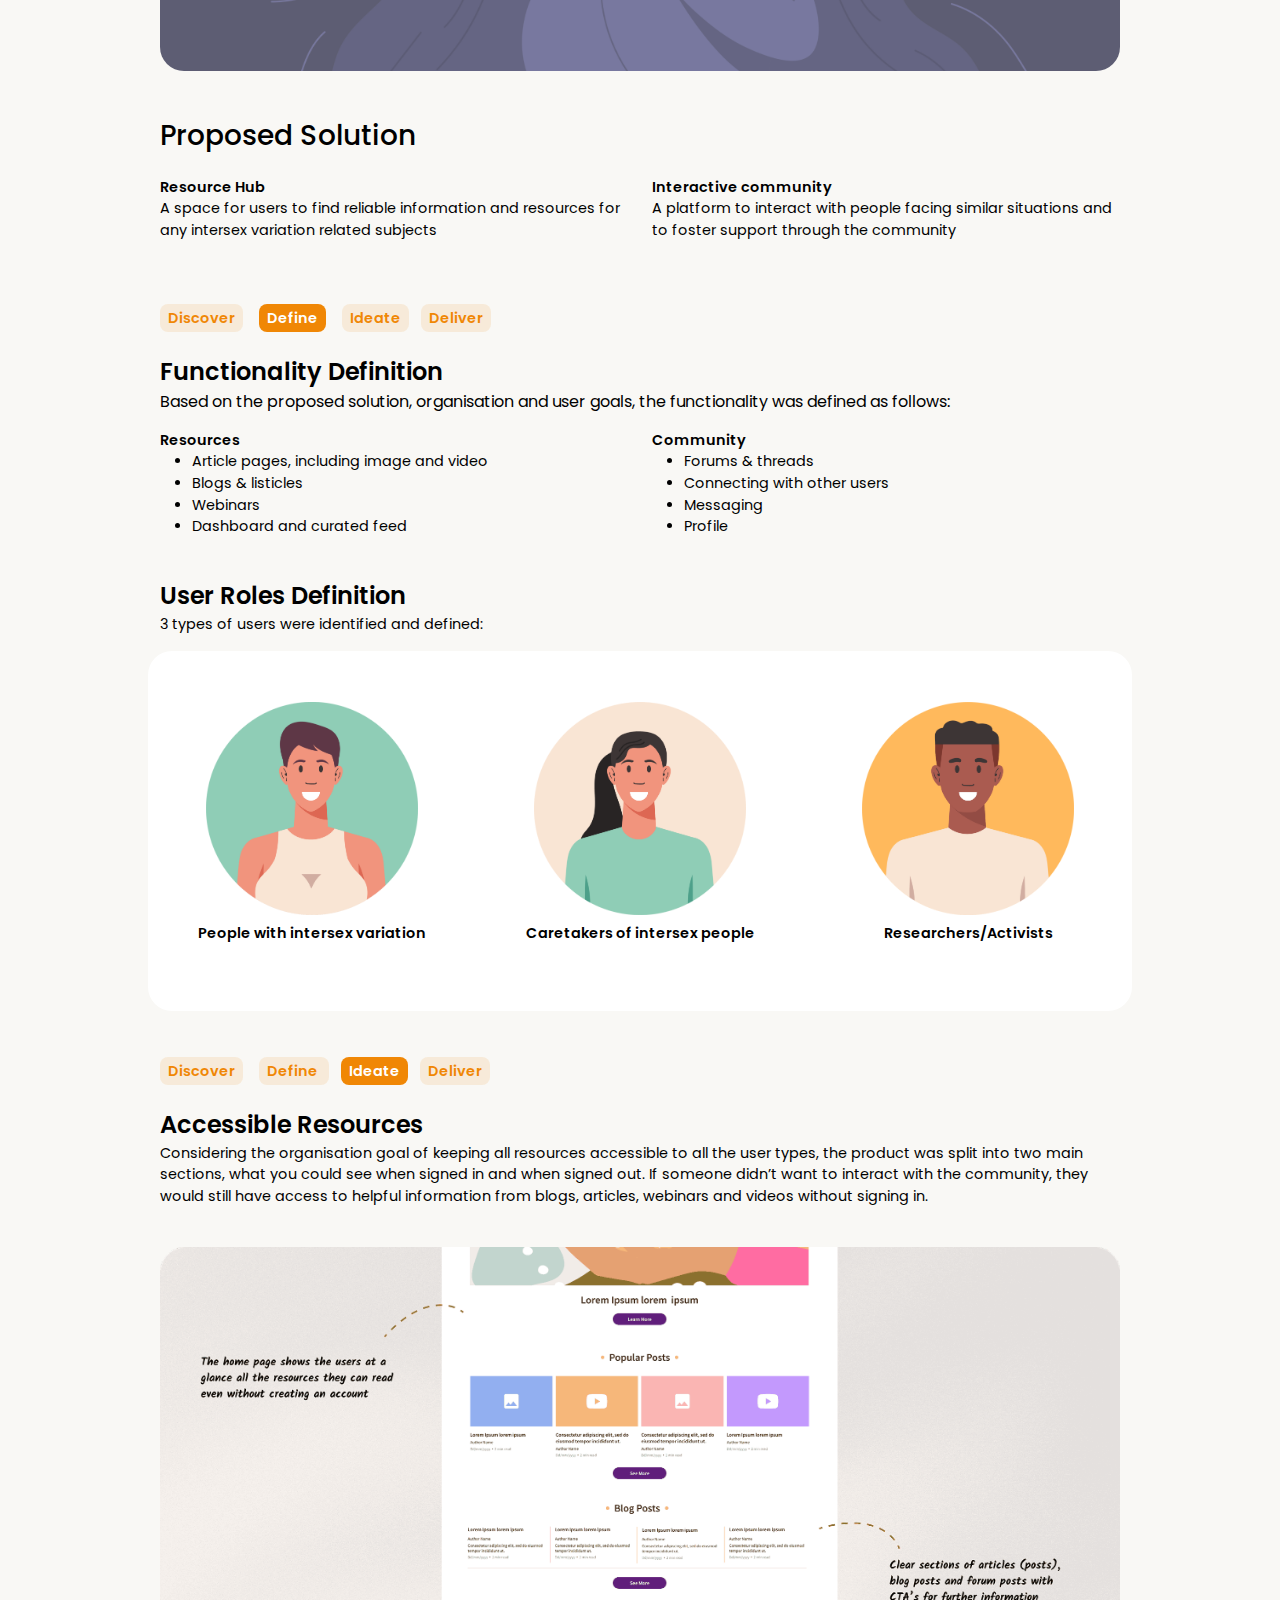
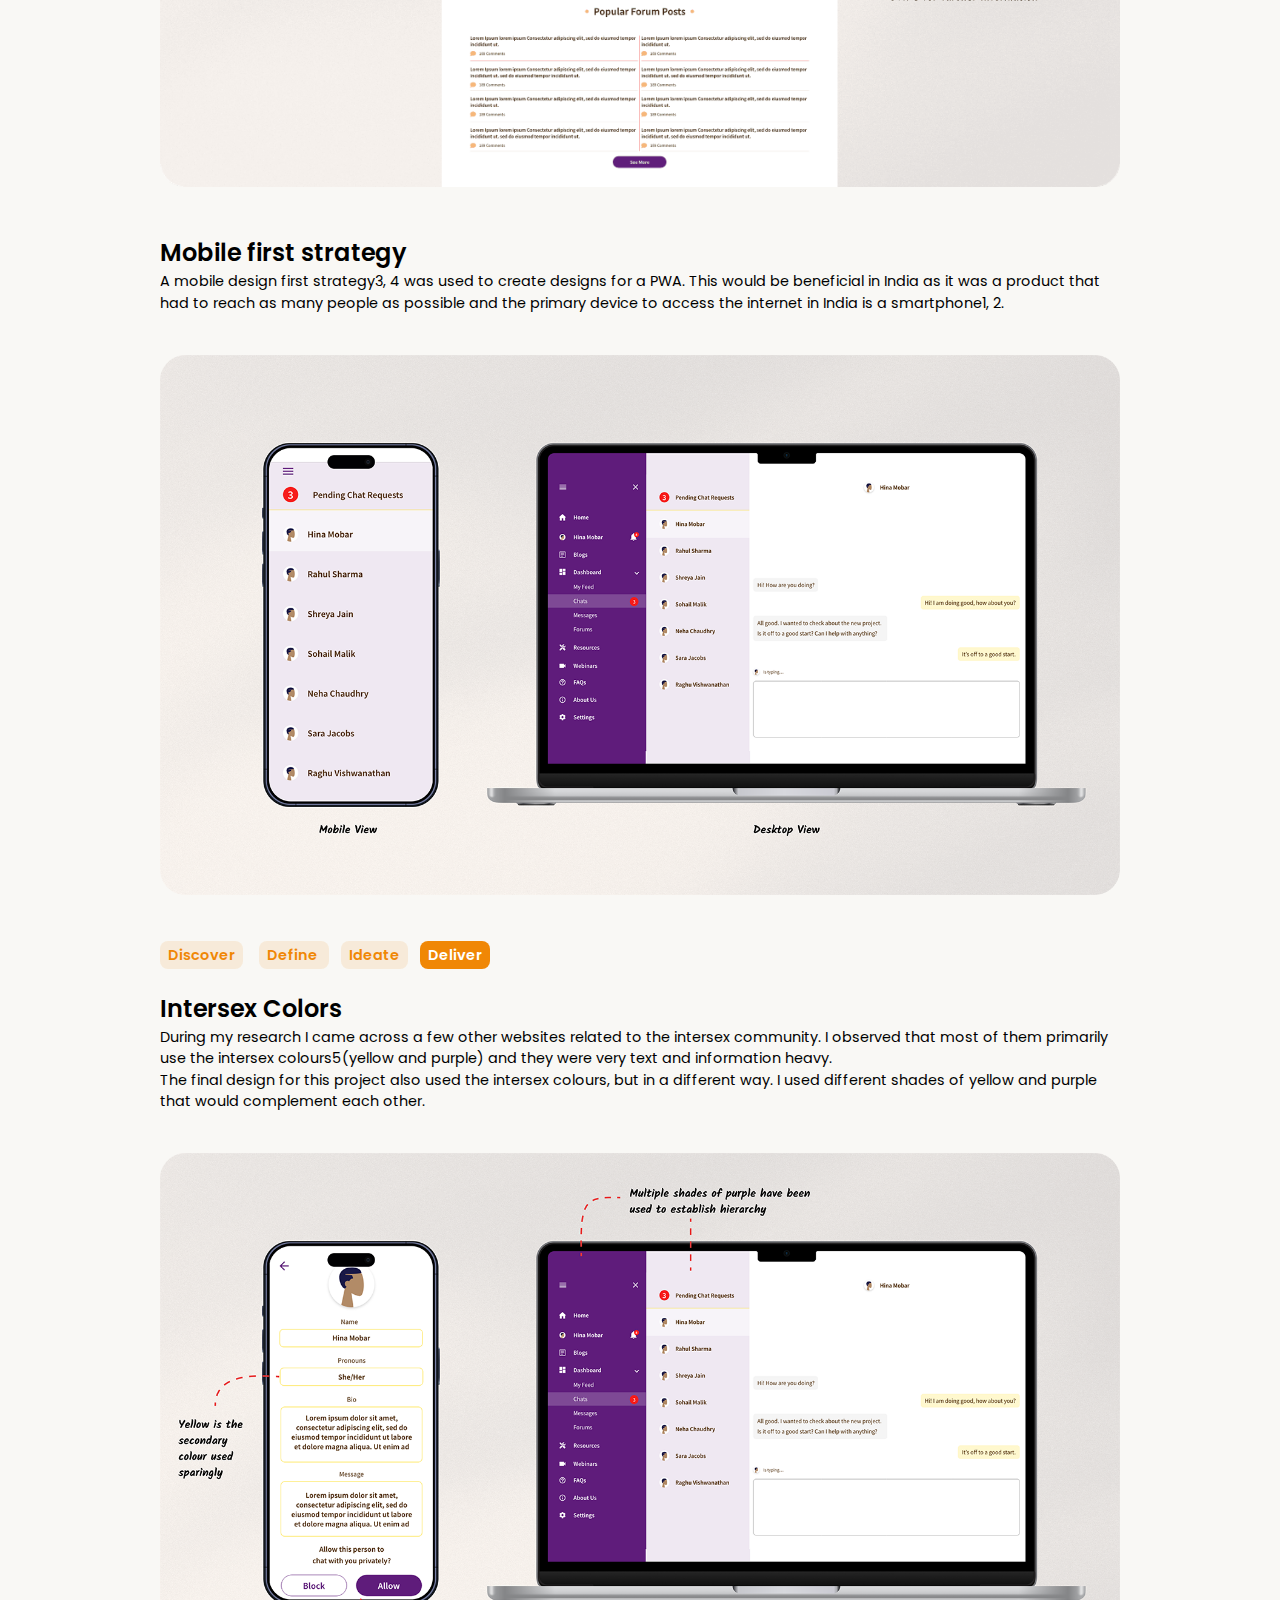
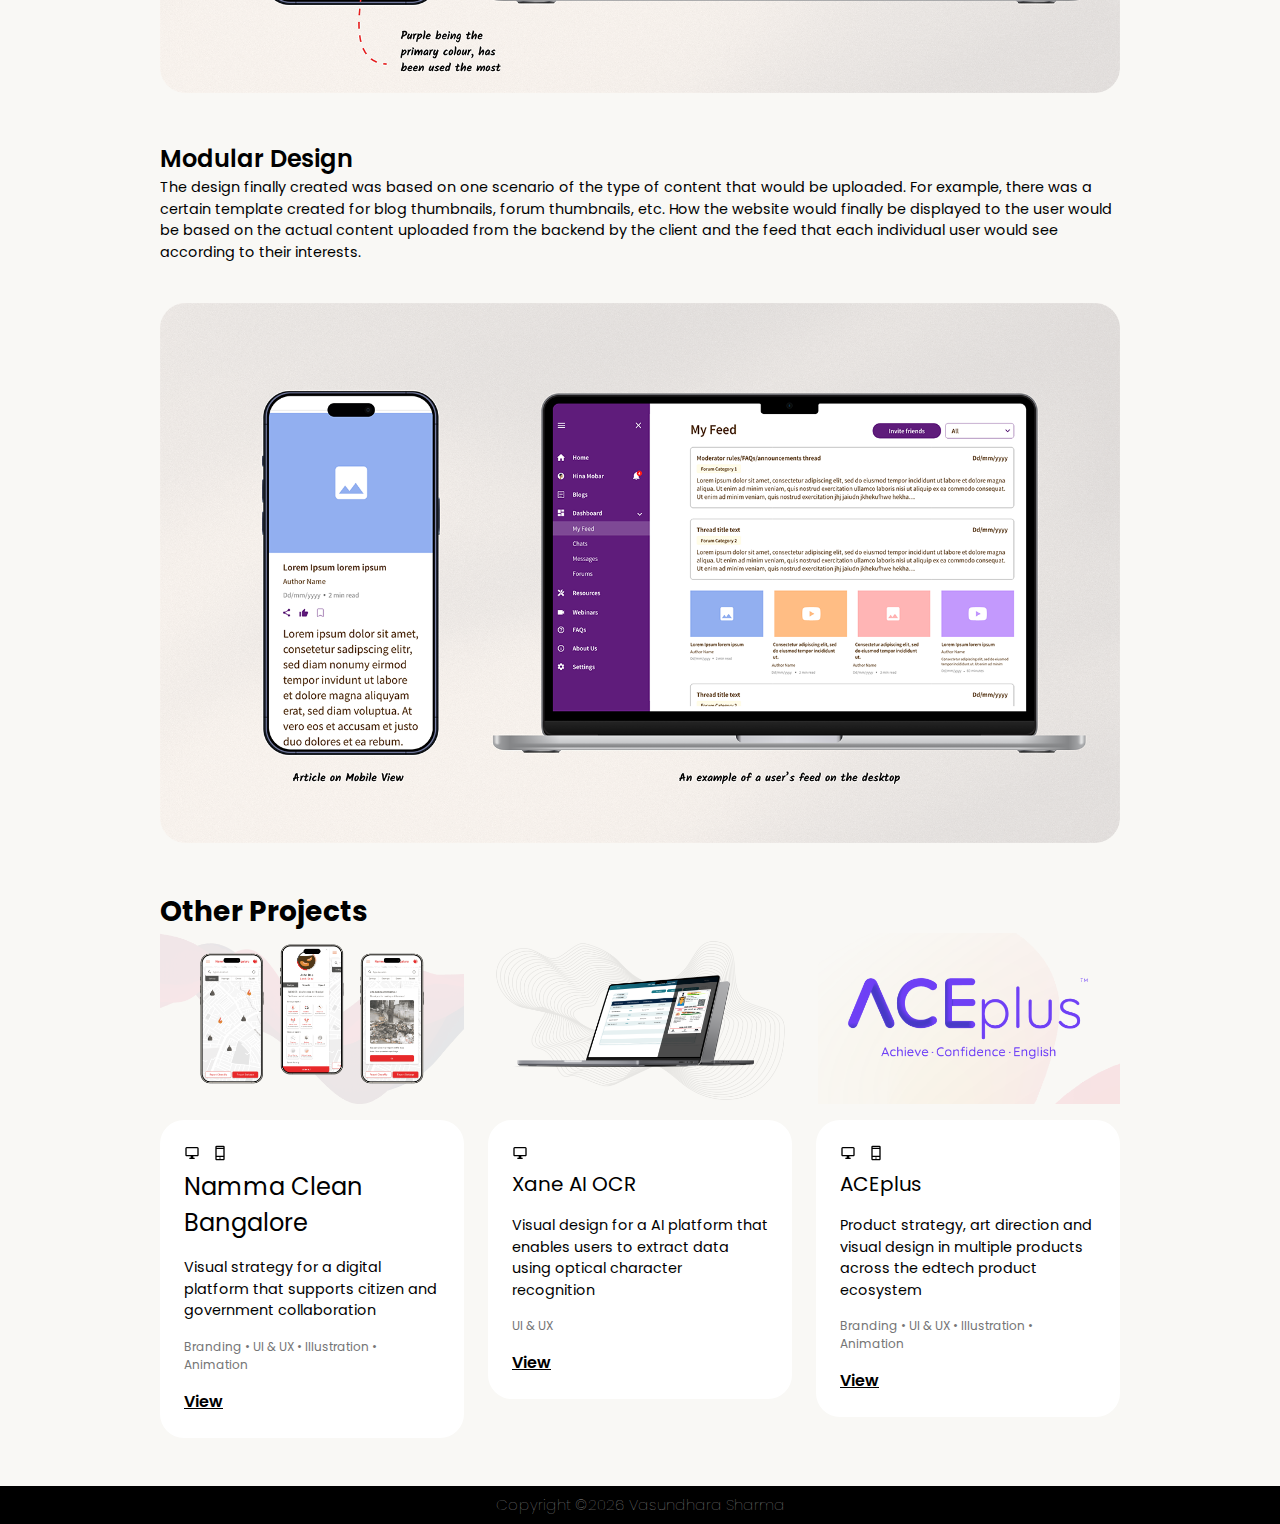
<file: case-studies/mann-malang.html>
<!DOCTYPE html>
<html lang="en">
<head>

    <!-- Basic Page Needs
    ================================================== -->
    <meta charset="UTF-8">
    <title>Mann Malang - Case Study</title>
    <!-- Mobile Specific Metas
    ================================================== -->
    <meta http-equiv="X-UA-Compatible" content="IE=edge">
    <meta name="description" content="Vas Sharma - UI/UX Portfolio">
    <meta name="viewport" content="width=device-width, initial-scale=1.0, maximum-scale=5.0">
    <meta name="author" content="Vas Sharma">
    <meta property="og:image" content="https://vas-sharma.design/images/metatag-preview.png">
    <meta property="og:image:width" content="331.5">
    <meta property="og:image:height" content="200">

    <!-- Favicon -->
    <link rel="shortcut icon" type="image/x-icon" href="../images/favicon.svg?v=2"/>

    <!-- ** Plugins Needed for the Project ** -->

    <!-- Bootstrap -->
    <link rel="stylesheet" href="../css/bootstrap.css">

    <!--suppress JSUnresolvedLibraryURL -->
    <script src="https://cdn.jsdelivr.net/npm/bootstrap@5.3.2/dist/css/bootstrap.min.css"
            integrity="sha384-T3c6CoIi6uLrA9TneNEoa7RxnatzjcDSCmG1MXxSR1GAsXEV/Dwwykc2MPK8M2HN"
            crossorigin="anonymous"></script>

    <!-- Custom JavaScript -->
    <script type="text/javascript" src="../js/brutalish_scroll_progress.js"></script>
    <script type="text/javascript" src="../js/brutalish-image-comparison.js"></script>
    <!-- Custom Stylesheet -->
    <link href="../css/brutalish-styles.css" rel="stylesheet">
    <style>
        body {
            background-color: var(--work-page-main-bg);
        }
    </style>
</head>
<body>

<!-- Navigation Bar -->
<nav class="navbar navbar-expand brutalish-navbar" id="navbar">
    <div class="d-flex brutalish-container">
        <a class="navbar-brand mx-auto" href="../index.html">
            <img src="../images/logo.svg" alt="logo" width="30" height="30">
        </a>
        <div class="navbar-collapse" id="navbarNav">
            <ul class="navbar-nav ms-auto">
                <li class="nav-item">
                    <a class="nav-link" href="../index.html">Home</a>
                </li>
                <li class="nav-item">
                    <a class="nav-link" href="../work.html">Work</a>
                </li>
                <li class="nav-item">
                    <a class="nav-link" href="../about.html">About</a>
                </li>
                <li class="nav-item">
                    <a class="nav-link" href="../contact.html">Contact</a>
                </li>
            </ul>
        </div>
    </div>
</nav>

<section class="brutalish-container mb-5" id="clean-bangalore-hero">
    <div class="scroll-progress-container">
        <div class="scroll-progress-bar" id="scrollProgressBar"></div>
    </div>
    <img style="width: 100%" src="../images/projects/mann-malang/mann-malang-hero.png"
         alt="mann-malangg-hero">
    <p class="project-tag mt-5">Mann Malang | Designed in 2022</p>
    <p class="project-title">Mann Malang</p>
    <p class="project-desc">Visual strategy to create a resource and support driven community for Intersex people</p>
</section>

<section class="brutalish-container mb-5" id="overview-role">
    <div class="row">
        <div class="col-lg-6 col-md-6 col-sm-12">
            <p class="project-section-heading mb-0">Overview</p>
            <p class="project-font-general">Mann Malang is a non-profit community for people with intersex variation to
                provide resources, support and foster connections.</p>
        </div>
        <div class="col-lg-6 col-md-6 col-sm-12">
            <p class="project-section-heading mb-0">My Role</p>
            <p class="project-font-general">As a UI and UX designer, I worked on the user experience, responsive UI
                designs, illustration and logo closely with the Founder and developers to build the MVP.</p>
        </div>
    </div>
</section>

<section class="brutalish-container" id="deliverables">
    <div class="row">
        <div class="col-lg-4 col-md-4 col-sm-12">
            <p class="project-section-heading">Deliverables</p>
            <div class="d-flex align-items-center" id="user-personas">
                <img src="../images/icons/icon-user-personas.svg" alt="icon-user-personas">
                <p class="project-font-general mx-4 my-auto">User personas</p>
            </div>
            <div class="d-flex align-items-center jus mt-4">
                <img src="../images/icons/icon-user-flow.svg" alt="icon-user-flows">
                <p class="project-font-general  mx-4 my-auto">User flows</p>
            </div>
            <div class="d-flex align-items-center mt-4" id="wireframes">
                <img src="../images/icons/icon-wireframe.svg" alt="icon-wireframe">
                <p class="project-font-general mx-4 my-auto">Wireframes</p>
            </div>
            <div class="d-flex align-items-center mt-4">
                <img src="../images/icons/icon-logo.svg" alt="icon-logo">
                <p class="project-font-general mx-4 my-auto">Logo</p>
            </div>
            <div class="d-flex align-items-center jus mt-4" id="final-ui">
                <img src="../images/icons/icon-final-ui.svg" alt="icon-final-ui">
                <p class="project-font-general  mx-4 my-auto">Final UI designs</p>
            </div>
            <div class="d-flex align-items-center mt-4" id="illustrations">
                <img src="../images/icons/icon-illustration.svg" alt="icon-illustration">
                <p class="project-font-general mx-4 my-auto">Illustrations</p>
            </div>
            <div class="d-flex align-items-center mt-4 mb-4">
                <img src="../images/icons/icon-animations.svg" alt="icon-animations">
                <p class="project-font-general mx-4 my-auto">Animations</p>
            </div>
        </div>
        <div class="col-md-8 col-sm-12">
            <div class="project-image-comparison">
                <div class="image-container">
                    <img class="before-image" src="../images/projects/mann-malang/mann-malang-slider-before.png"
                         alt="comparison-image-1">
                    <img src="../images/projects/mann-malang/mann-malang-slider-after.png" alt="comparison-image-2">
                    <div class="project-image-comparison-slider-line">
                        <div class="project-image-comparison-slider-icon">
                            <svg width="24" height="24" viewBox="0 0 24 24" fill="none"
                                 xmlns="http://www.w3.org/2000/svg">
                                <path d="M24 12C24 18.6274 18.6274 24 12 24C5.37258 24 0 18.6274 0 12C0 5.37258 5.37258 0 12 0C18.6274 0 24 5.37258 24 12Z"
                                      fill="#F08705"/>
                                <path d="M16.7063 15.7063L19.7063 12.7063C20.0969 12.3156 20.0969 11.6813 19.7063 11.2906L16.7063 8.29063C16.3156 7.9 15.6812 7.9 15.2906 8.29063C14.9 8.68125 14.9 9.31563 15.2906 9.70625L16.5844 11H7.4125L8.70625 9.70625C9.09688 9.31563 9.09688 8.68125 8.70625 8.29063C8.31563 7.9 7.68125 7.9 7.29063 8.29063L4.29063 11.2906C3.9 11.6813 3.9 12.3156 4.29063 12.7063L7.29063 15.7063C7.68125 16.0969 8.31563 16.0969 8.70625 15.7063C9.09688 15.3156 9.09688 14.6812 8.70625 14.2906L7.41563 13H16.5875L15.2937 14.2937C14.9031 14.6844 14.9031 15.3188 15.2937 15.7094C15.6844 16.1 16.3188 16.1 16.7094 15.7094L16.7063 15.7063Z"
                                      fill="white"/>
                            </svg>
                        </div>
                    </div>
                    <input type="range" class="project-image-comparison-slider" min="0" max="100" value="50"/>
                </div>
            </div>
        </div>
    </div>
</section>

<section class="brutalish-container mt-5" id="organization-goals">
    <p class="project-section-heading mb-4">Organization Goals</p>
    <div class="row">
        <div class="col-lg-4 col-md-4 col-sm-12">
            <p class="project-section-subheading mb-0">Easily accessible resources</p>
            <p class="project-font-general">To help users gain access to resources that may usually be hard to find</p>
        </div>
        <div class="col-lg-4 col-md-4 col-sm-12">
            <p class="project-section-subheading mb-0">Community building</p>
            <p class="project-font-general">To let the users connect with like-minded people and build a community</p>
        </div>
        <div class="col-lg-4 col-md-4 col-sm-12">
            <p class="project-section-subheading mb-0">Digital safety</p>
            <p class="project-font-general">To keep anonymity, privacy and safety at the forefront of the platform</p>
        </div>
    </div>
    <img class="mt-5" style="width: 100%" src="../images/projects/mann-malang/mann-malang-organization-goals.png"
         alt="mann-malang-app-screens">
</section>

<section class="brutalish-container mt-5" id="my-process-discover">
    <p class="project-section-heading mb-4">My Process</p>
    <div class="flex-row mb-4">
        <span class="process-active me-1">Discover</span>
        <span class="process-inactive mx-2"><a href="#my-process-define">Define</a> </span>
        <span class="process-inactive mx-1"><a href="#my-process-ideate">Ideate</a></span>
        <span class="process-inactive mx-1"><a href="#my-process-deliver">Deliver</a></span>
    </div>
    <div class="mb-4">
        <p class="project-font-general">The client came to me knowing the problem that needed to be tackled, the user
            types and a possible solution.
            I started the design process with discovering all the research the client had gathered, the proposed
            solution that the clients wanted to execute as well as the users requirements.</p>
        <p class="project-font-general">Intersex individuals, despite their substantial population, face societal
            invisibility, marginalization, and
            stigma. Misunderstandings about their diverse biological traits often lead to unnecessary medical
            interventions, negatively impacting their mental health.</p>
        <p class="project-font-general">People from the Intersex community often find it hard to find help or resources
            or even people who may be
            facing the same challenges as them in the world. Even caretakers (such as parents, siblings, etc.) of
            intersex people need access to helpful resources and to other people in similar situations as
            themselves.</p>
    </div>
    <div class="process-discover">
        <p class="project-section-subheading mb-3">User Research Insights</p>
        <div class="row mb-3">
            <div class="col-lg-6 col-md-6 col-sm-12" id="statistics-group-1">
                <img style="width: 100%" src="../images/projects/mann-malang/mann-malang-user-statistics-1.png"
                     alt="statistics-1">
            </div>
            <div class="col-lg-6 col-md-6 col-sm-12" id="statistics-group-2">
                <img style="width: 100%" src="../images/projects/mann-malang/mann-malang-user-statistics-2.png"
                     alt="statistics-2">
            </div>
        </div>
        <!--
                <div class="row justify-content-between mt-3 mb-3" id="user-insights-group-1">
                    <div class="col-md-6 justify-content-center align-items-center" id="user-insight-1">
                        <div class="row process-discover-elements">
                            <div class="col-md-2">
                                <p class="project-process-statistics">48%</p>
                            </div>
                            <div class="col-md-10">
                                <p>Of intersex youth seriously considered suicide in the past 12 months</p>
                            </div>
                        </div>
                    </div>
                    <div class="col-md-6 justify-content-center align-items-center" id="user-insight-2">
                        <div class="row process-discover-elements">
                            <div class="col-md-2">
                                <p class="project-process-statistics">62%</p>
                            </div>
                            <div class="col-md-10">
                                <p>reported lifetime anxiety disorders</p>
                            </div>
                        </div>
                    </div>
                </div>
                <div class="row justify-content-between mt-3 mb-3" id="user-insights-group-2">
                    <div class="col-md-6 justify-content-center align-items-center" id="user-insight-3">
                        <div class="row process-discover-elements">
                            <div class="col-md-2">
                                <p class="project-process-statistics">18%</p>
                            </div>
                            <div class="col-md-10">
                                <p>were subjected to illegal conversion therapy by psychologists or doctors, unlicensed
                                    counselors, or religious counselors.</p>
                            </div>
                        </div>
                    </div>
                    <div class="col-md-6 justify-content-center align-items-center" id="user-insight-4">
                        <div class="row process-discover-elements">
                            <div class="col-md-2">
                                <p class="project-process-statistics">66%</p>
                            </div>
                            <div class="col-md-10">
                                <p>have reported that someone attempted to convince them to change their gender identity or
                                    sexual orientation.</p>
                            </div>
                        </div>
                    </div>
                </div>
        -->
        <a class="brutalish-button-secondary" style="font-size: 0.75rem"
           href="https://www.thetrevorproject.org/wp-content/uploads/2021/12/Intersex-Youth-Mental-Health-Report.pdf"
           target="_blank">Source</a>
    </div>
    <img class="project-rounded-img"
         src="../images/projects/mann-malang/mann-malang-process-discover-research-insights.png"
         alt="user-insights-graphic">
    <h3 class="mb-4 mt-5">Proposed Solution</h3>
    <div class="row">
        <div class="col-lg-6 col-md-6 col-sm-12">
            <p class="project-section-subheading mb-0">Resource Hub</p>
            <p class="project-font-general">A space for users to find reliable information and resources for any
                intersex variation related subjects</p>
        </div>
        <div class="col-lg-6 col-md-6 col-sm-12">
            <p class="project-section-subheading mb-0">Interactive community</p>
            <p class="project-font-general">A platform to interact with people facing similar situations and to foster
                support through the
                community</p>
        </div>
    </div>
</section>

<section class="brutalish-container mt-5" id="my-process-define">
    <div class="flex-row mb-4">
        <span class="process-inactive me-1"><a href="#my-process-discover">Discover</a></span>
        <span class="process-active mx-2">Define</span>
        <span class="process-inactive mx-1"><a href="#my-process-ideate">Ideate</a></span>
        <span class="process-inactive mx-1"><a href="#my-process-deliver">Deliver</a></span>
    </div>
    <p class="project-section-heading mb-0">Functionality Definition</p>
    <p>Based on the proposed solution, organisation and user goals, the functionality was defined as follows:</p>
    <div class="row">
        <div class="col-md-6">
            <p class="project-section-subheading mb-0">Resources</p>
            <ul>
                <li class="project-font-general">Article pages, including image and video</li>
                <li class="project-font-general">Blogs & listicles</li>
                <li class="project-font-general">Webinars</li>
                <li class="project-font-general">Dashboard and curated feed</li>
            </ul>
        </div>
        <div class="col-md-6">
            <p class="project-section-subheading mb-0">Community</p>
            <ul>
                <li class="project-font-general">Forums & threads</li>
                <li class="project-font-general">Connecting with other users</li>
                <li class="project-font-general">Messaging</li>
                <li class="project-font-general">Profile</li>
            </ul>
        </div>
    </div>
    <p class="project-section-heading mt-4 mb-0">User Roles Definition</p>
    <p class="project-font-general">3 types of users were identified and defined:</p>
    <div class="row process-define-user-roles">
        <div class="col-lg-4 col-md-4 col-sm-12">
            <img src="../images/projects/mann-malang/mann-malang-process-define-user-role-1.png" alt="user-role-1">
            <p class="project-section-subheading text-center mt-2">People with intersex variation</p>
        </div>
        <div class="col-lg-4 col-md-4 col-sm-12">
            <img src="../images/projects/mann-malang/mann-malang-process-define-user-role-2.png" alt="user-role-2">
            <p class="project-section-subheading text-center mt-2">Caretakers of intersex people</p>
        </div>
        <div class="col-lg-4 col-md-4 col-sm-12">
            <img src="../images/projects/mann-malang/mann-malang-process-define-user-role-3.png" alt="user-role-3">
            <p class="project-section-subheading text-center mt-2">Researchers/Activists</p>
        </div>
    </div>
</section>

<section class="brutalish-container mt-5" id="my-process-ideate">
    <div class="flex-row mb-4">
        <span class="process-inactive me-1"><a href="#my-process-discover">Discover</a></span>
        <span class="process-inactive mx-2"><a href="#my-process-define">Define</a> </span>
        <span class="process-active mx-1">Ideate</span>
        <span class="process-inactive mx-1"><a href="#my-process-deliver">Deliver</a></span>
    </div>
    <p class="project-section-heading mb-0">Accessible Resources</p>
    <p class="project-font-general">Considering the organisation goal of keeping all resources accessible to all the
        user types, the product was
        split into two main sections, what you could see when signed in and when signed out. If someone didn’t want to
        interact with the community, they would still have access to helpful information from blogs, articles, webinars
        and videos without signing in.</p>
    <img class="project-rounded-img mt-4 mb-5" src="../images/projects/mann-malang/mann-malang-ideate-website.png"
         alt="ideate-website">
    <p class="project-section-heading mb-0">Mobile first strategy</p>
    <p class="project-font-general">A mobile design first strategy3, 4 was used to create designs for a PWA. This would
        be beneficial in India as it
        was a product that had to reach as many people as possible and the primary device to access the internet in
        India is a smartphone1, 2. </p>
    <img class="project-rounded-img mt-4" src="../images/projects/mann-malang/mann-malang-ideate-mobile-first.png"
         alt="ideate-website-mobile-first">
</section>

<section class="brutalish-container mt-5" id="my-process-deliver">
    <div class="flex-row mb-4">
        <span class="process-inactive me-1"><a href="#my-process-discover">Discover</a></span>
        <span class="process-inactive mx-2"><a href="#my-process-define">Define</a> </span>
        <span class="process-inactive mx-1"><a href="#my-process-ideate">Ideate</a></span>
        <span class="process-active mx-1">Deliver</span>
    </div>
    <p class="project-section-heading mb-0">Intersex Colors</p>
    <p class="project-font-general">During my research I came across a few other websites related to the intersex
        community. I observed that most of them primarily use the intersex colours5(yellow and purple) and they were
        very text and information heavy.<br>
        The final design for this project also used the intersex colours, but in a different way. I used different
        shades of yellow and purple that would complement each other.</p>
    <img class="project-rounded-img mt-4 mb-5"
         src="../images/projects/mann-malang/mann-malang-define-intersex-colors.png"
         alt="intersex-colors">
    <p class="project-section-heading mb-0">Modular Design</p>
    <p class="project-font-general">The design finally created was based on one scenario of the type of content that
        would be uploaded. For example, there was a certain template created for blog thumbnails, forum thumbnails,
        etc. How the website would finally be displayed to the user would be based on the actual content uploaded from
        the backend by the client and the feed that each individual user would see according to their interests.</p>
    <img class="project-rounded-img mt-4" src="../images/projects/mann-malang/mann-malang-define-modular-design.png"
         alt="modular-design">
</section>

<!-- TODO Replace with other projects -->
<section class="brutalish-container mt-5 mb-5" id="other-projects">
    <p class="project-title">Other Projects</p>
    <div class="row">
        <div class="col-lg-4 col-md-4 col-sm-12">
            <img class="project-other" src="../images/projects/covers/project_cover_clean_bangalore.png"
                 alt="clean-bangalore-cover">
            <div class="card-details mt-3">
                <img class="work-icon mb-2" src="../images/icons/icon-desktop.svg" alt="icon-desktop">
                <img class="work-icon ms-2 mb-2" src="../images/icons/icon-phone.svg" alt="icon-phone">
                <p class="work-title">Namma Clean Bangalore</p>
                <p class="project-font-general">Visual strategy for a digital platform that supports citizen and
                    government collaboration</p>
                <p class="work-tags">Branding • UI & UX • Illustration • Animation</p>
                <a href="../case-studies/clean-bangalore.html" class="brutalish-button-secondary">View</a>
            </div>
        </div>
        <div class="col-lg-4 col-md-4 col-sm-12">
            <img class="project-other" src="../images/projects/covers/project_cover_xane_ai_ocr.png"
                 alt="clean-bangalore-cover">
            <div class="card-details mt-3">
                <img class="work-icon mb-2" src="../images/icons/icon-desktop.svg" alt="icon-desktop">
                <p class="other-projects-heading">Xane AI OCR</p>
                <p class="project-font-general">Visual design for a AI platform that enables users to extract data using
                    optical character recognition</p>
                <p class="work-tags">UI & UX</p>
                <a href="../case-studies/xane-ocr.html" class="brutalish-button-secondary">View</a>
            </div>
        </div>
        <div class="col-lg-4 col-md-4 col-sm-12">
            <img class="project-other" src="../images/projects/covers/project_cover_aceplus.png"
                 alt="clean-bangalore-cover">
            <div class="card-details mt-3">
                <img class="work-icon mb-2" src="../images/icons/icon-desktop.svg" alt="icon-desktop">
                <img class="work-icon ms-2 mb-2" src="../images/icons/icon-phone.svg" alt="icon-phone">
                <p class="other-projects-heading">ACEplus</p>
                <p class="project-font-general">Product strategy, art direction and visual design in multiple products
                    across the edtech product ecosystem</p>
                <p class="work-tags">Branding • UI & UX • Illustration • Animation</p>
                <a href="../case-studies/aceplus.html" class="brutalish-button-secondary">View</a>
            </div>
        </div>
    </div>
</section>

<!-- Footer -->
<section class="footer pt-2 pb-2" id="footer">
    <div class="container-fluid p-0">
        <div class="row text-center">
            <p class="mb-0" style="color: var(--footer-text-color-alternate)">Copyright &copy;<script>
                const CurrentYear = (new Date().getFullYear()).toString();
                document.write(CurrentYear)
            </script>
                Vasundhara Sharma
            </p>
        </div>
    </div>
</section>
</body>
</html>
</file>
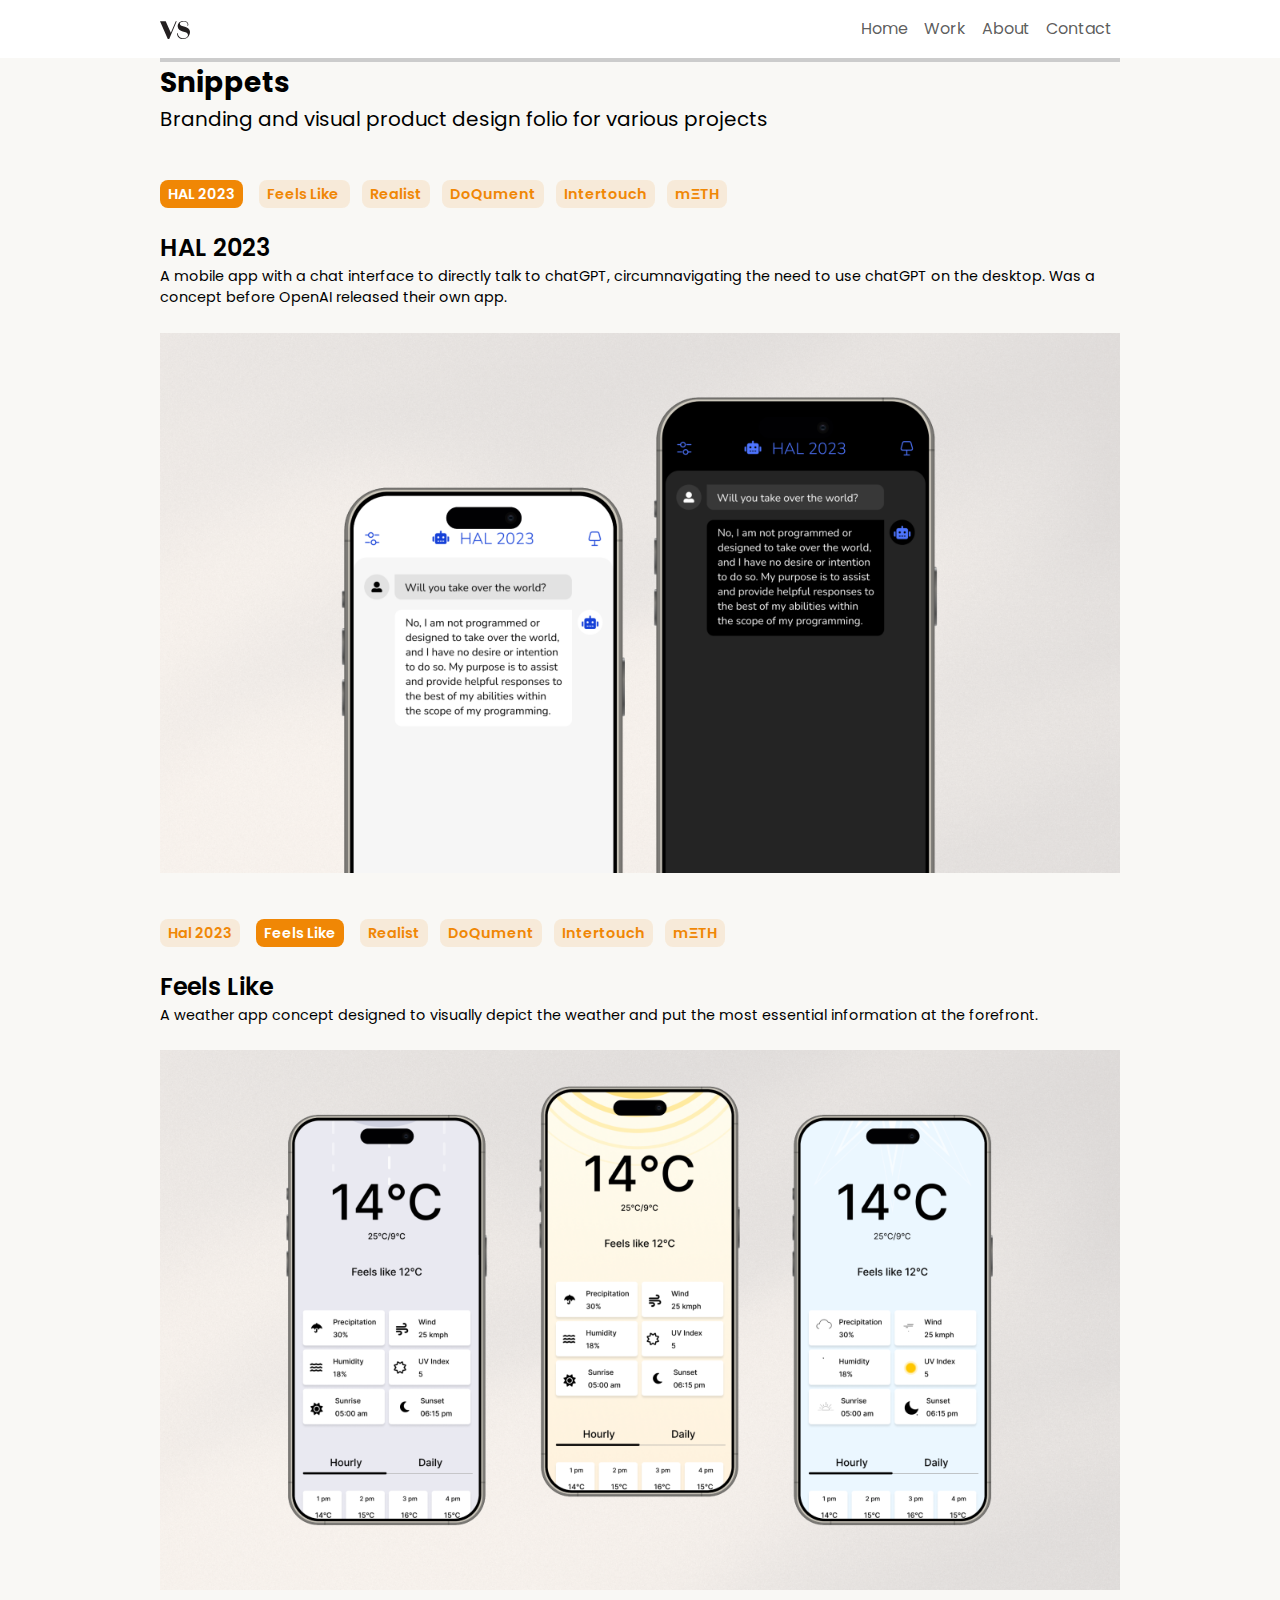
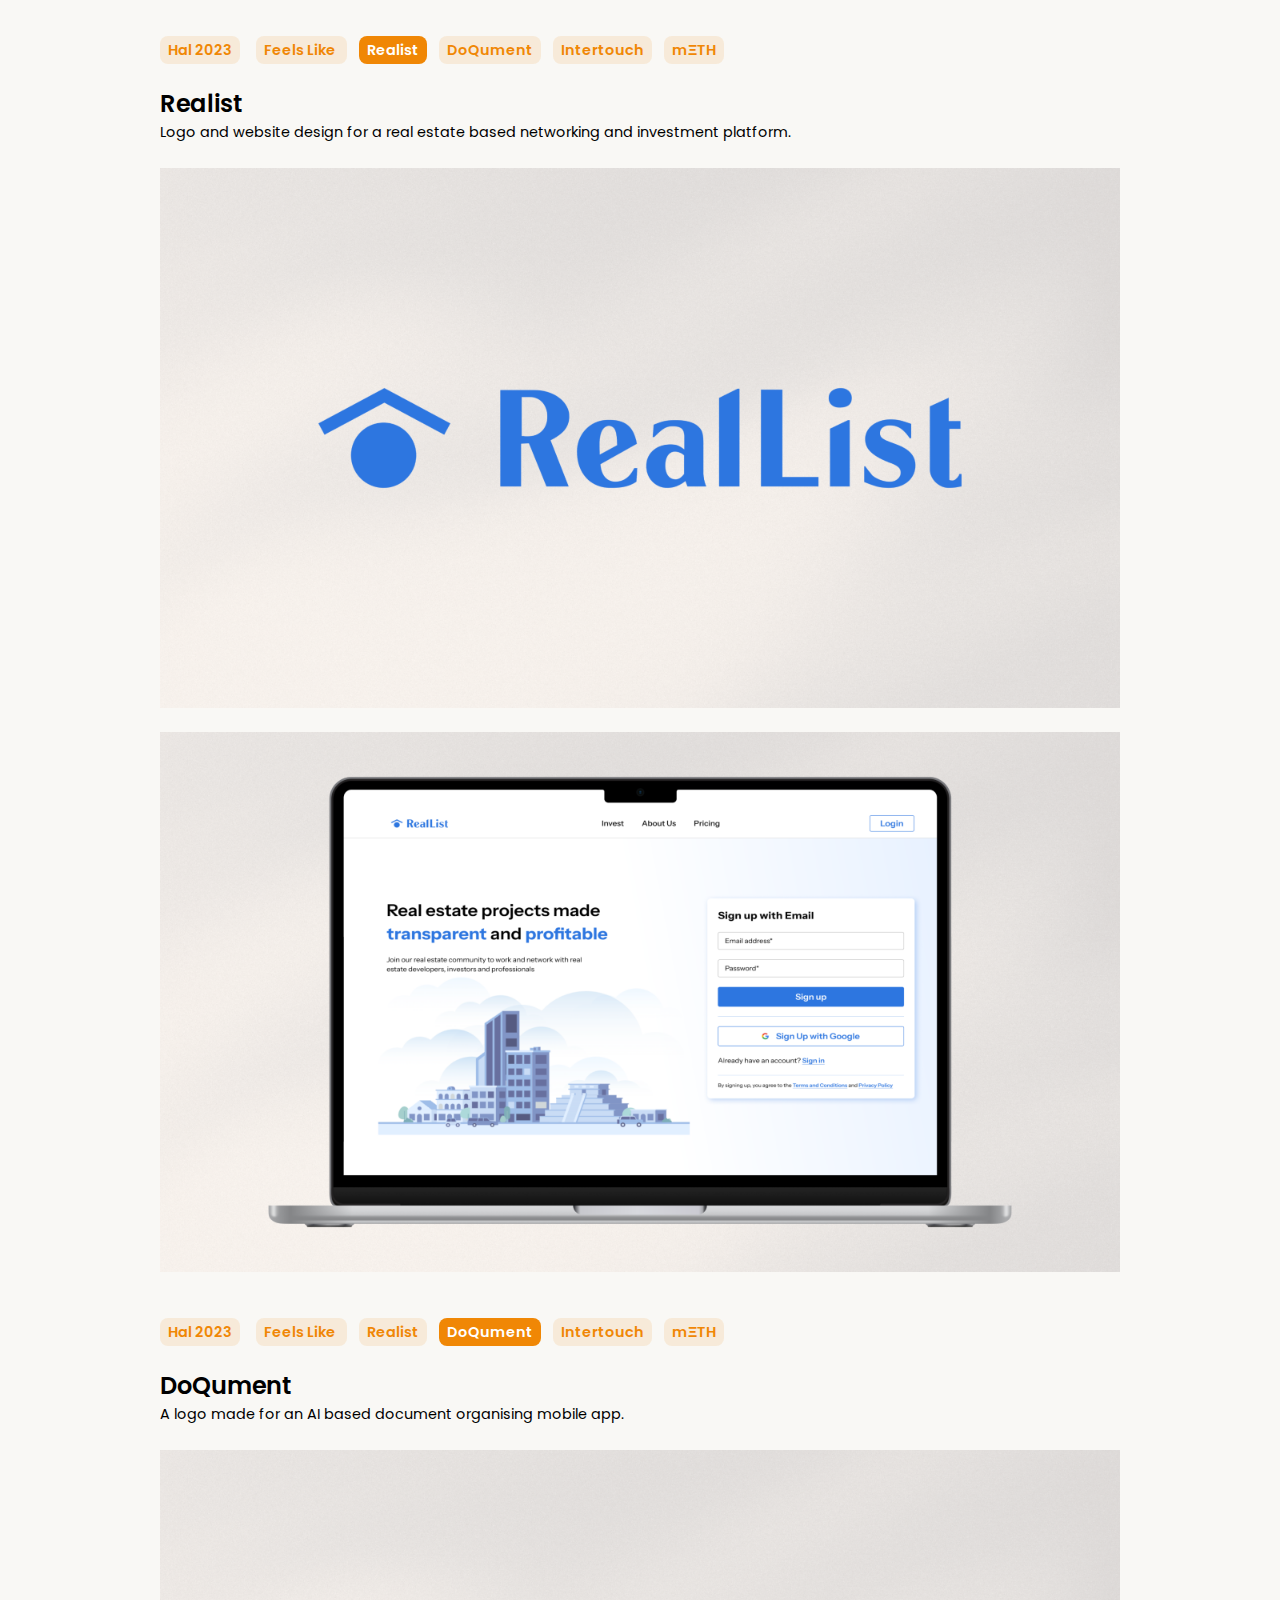
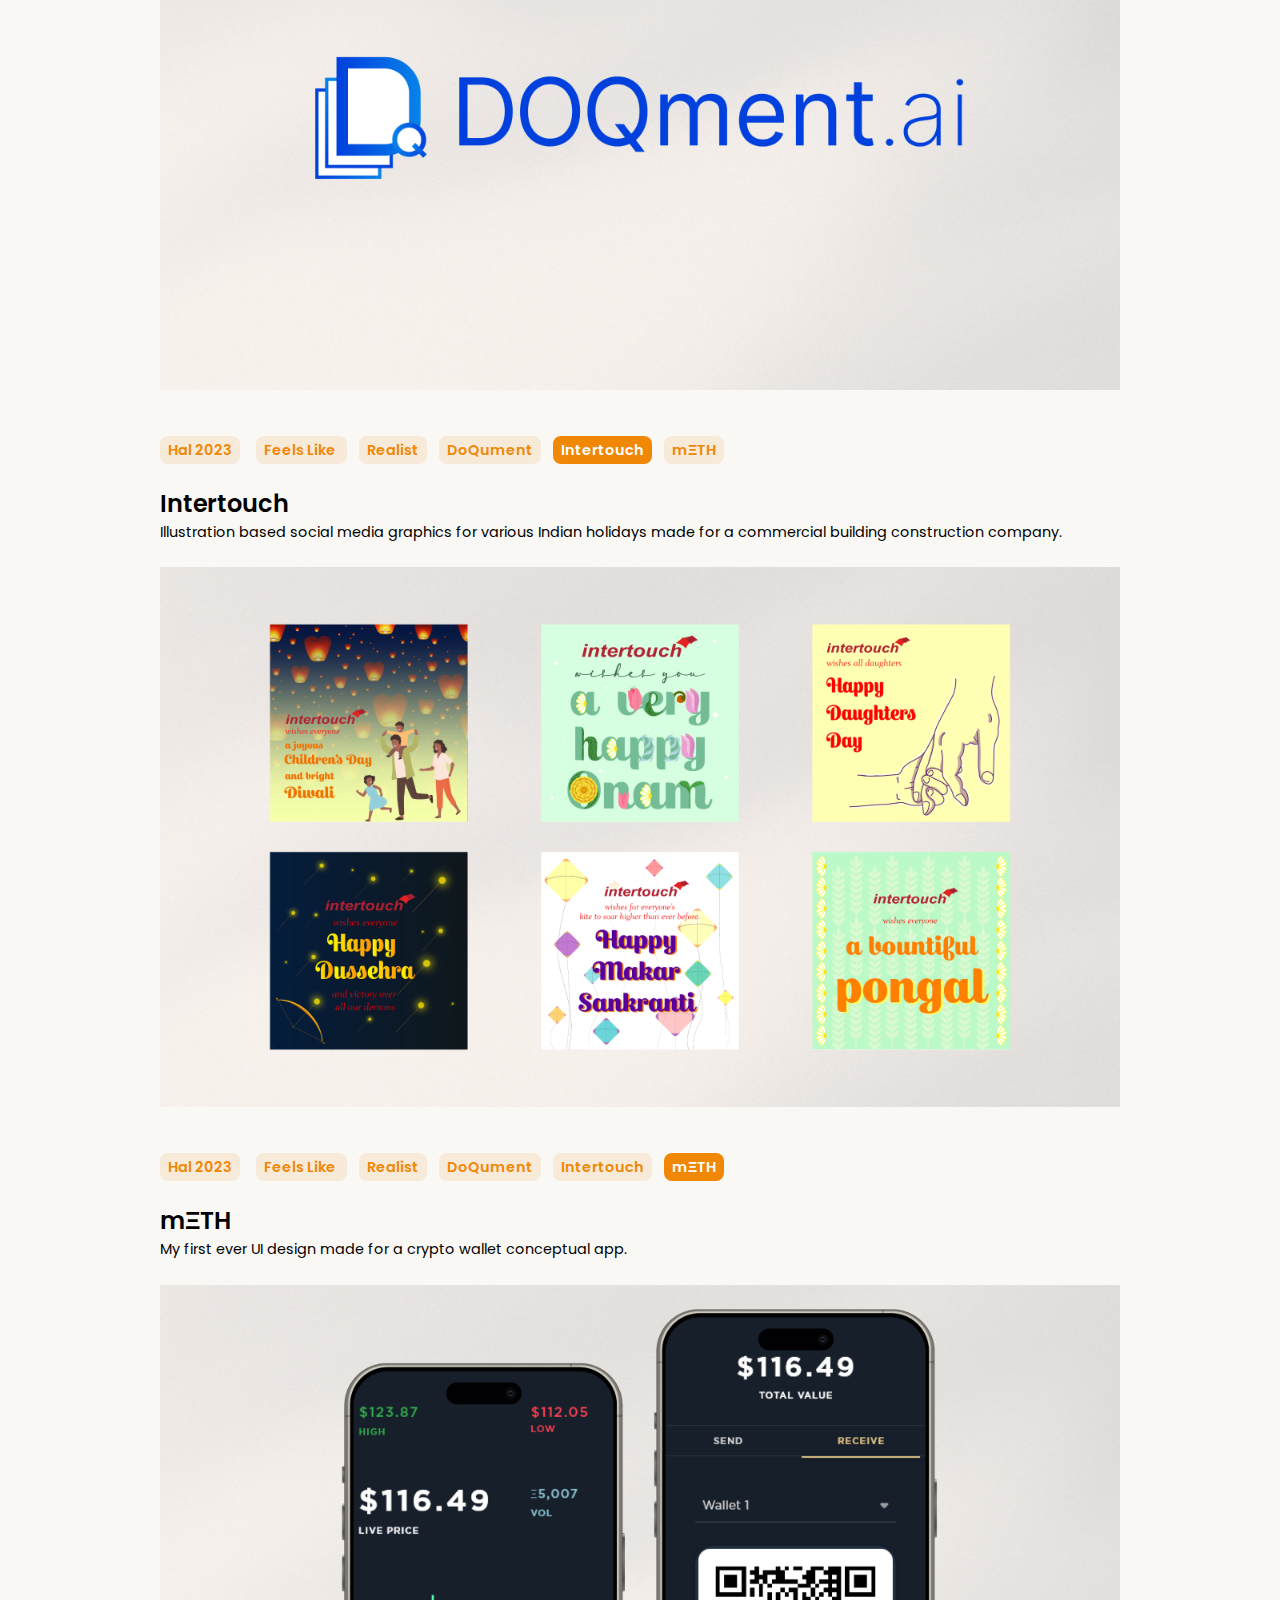
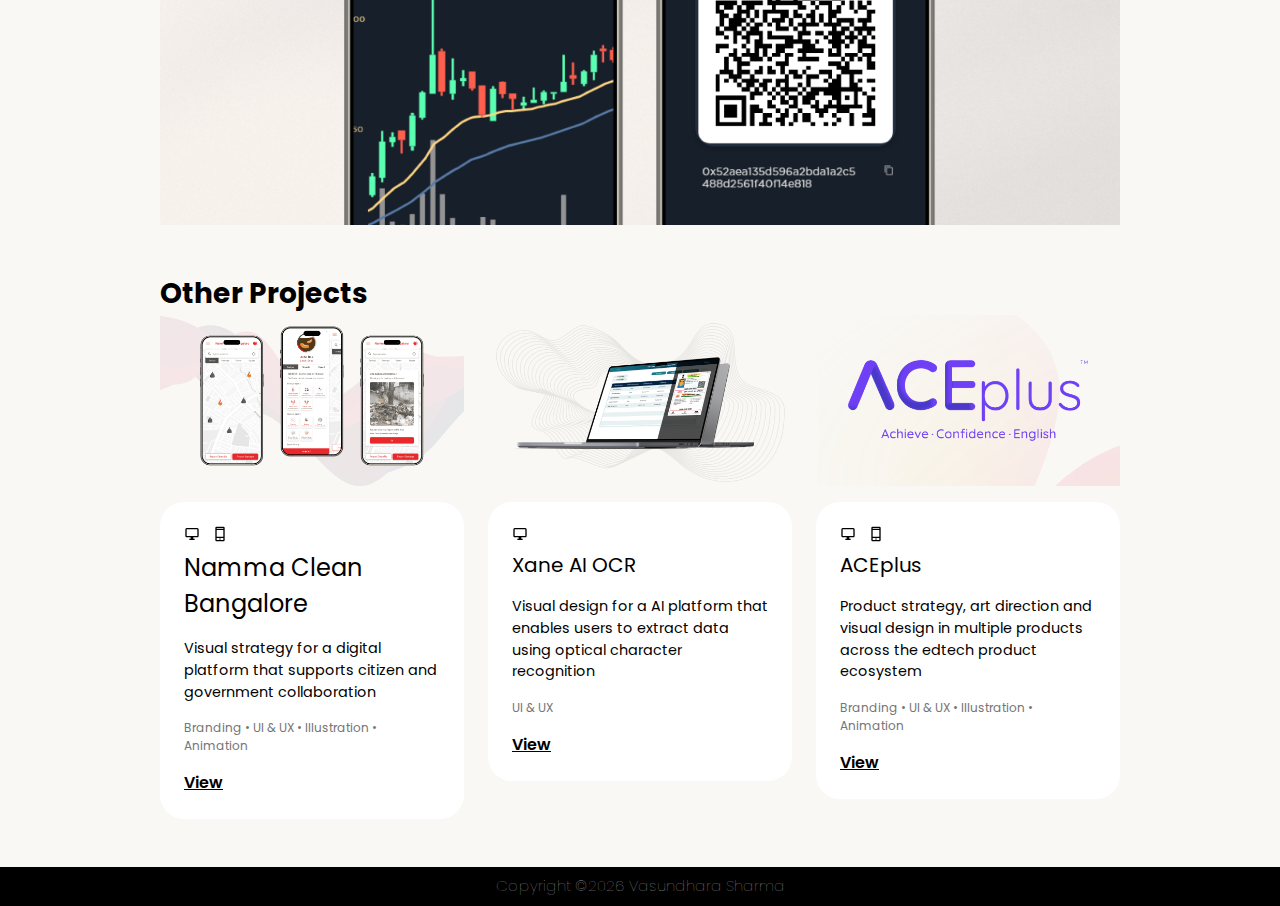
<file: case-studies/snippets.html>
<!DOCTYPE html>
<html lang="en">
<head>

    <!-- Basic Page Needs
    ================================================== -->
    <meta charset="UTF-8">
    <title>Snippets - Smaller Projects</title>
    <!-- Mobile Specific Metas
    ================================================== -->
    <meta http-equiv="X-UA-Compatible" content="IE=edge">
    <meta name="description" content="Vas Sharma - UI/UX Portfolio">
    <meta name="viewport" content="width=device-width, initial-scale=1.0, maximum-scale=5.0">
    <meta name="author" content="Vas Sharma">
    <meta property="og:image" content="https://vas-sharma.design/images/metatag-preview.png">
    <meta property="og:image:width" content="331.5">
    <meta property="og:image:height" content="200">

    <!-- Favicon -->
    <link rel="shortcut icon" type="image/x-icon" href="../images/favicon.svg?v=2"/>

    <!-- ** Plugins Needed for the Project ** -->

    <!-- Bootstrap -->
    <link rel="stylesheet" href="../css/bootstrap.css">

    <!--suppress JSUnresolvedLibraryURL -->
    <script src="https://cdn.jsdelivr.net/npm/bootstrap@5.3.2/dist/css/bootstrap.min.css"
            integrity="sha384-T3c6CoIi6uLrA9TneNEoa7RxnatzjcDSCmG1MXxSR1GAsXEV/Dwwykc2MPK8M2HN"
            crossorigin="anonymous"></script>

    <!-- Custom JavaScript -->
    <script type="text/javascript" src="../js/brutalish_scroll_progress.js"></script>
    <!-- Custom Stylesheet -->
    <link href="../css/brutalish-styles.css" rel="stylesheet">
    <style>
        body {
            background-color: var(--work-page-main-bg);
        }
    </style>
</head>
<body>

<!-- Navigation Bar -->
<nav class="navbar navbar-expand brutalish-navbar" id="navbar">
    <div class="d-flex brutalish-container">
        <a class="navbar-brand mx-auto" href="../index.html">
            <img src="../images/logo.svg" alt="logo" width="30" height="30">
        </a>
        <div class="navbar-collapse" id="navbarNav">
            <ul class="navbar-nav ms-auto">
                <li class="nav-item">
                    <a class="nav-link" href="../index.html">Home</a>
                </li>
                <li class="nav-item">
                    <a class="nav-link" href="../work.html">Work</a>
                </li>
                <li class="nav-item">
                    <a class="nav-link" href="../about.html">About</a>
                </li>
                <li class="nav-item">
                    <a class="nav-link" href="../contact.html">Contact</a>
                </li>
            </ul>
        </div>
    </div>
</nav>

<section class="brutalish-container mb-5" id="snippets-hero">
    <div class="scroll-progress-container">
        <div class="scroll-progress-bar" id="scrollProgressBar"></div>
    </div>
    <p class="project-title">Snippets</p>
    <p class="project-desc">Branding and visual product design folio for various projects</p>
</section>

<section class="brutalish-container mt-5" id="hal-2023">
    <div class="flex-row mb-4">
        <span class="process-active me-1">HAL 2023</span>
        <span class="process-inactive mx-2"><a href="#feels-like">Feels Like</a> </span>
        <span class="process-inactive mx-1"><a href="#realist">Realist</a></span>
        <span class="process-inactive mx-1"><a href="#doqument">DoQument</a></span>
        <span class="process-inactive mx-1"><a href="#intertouch">Intertouch</a></span>
        <span class="process-inactive mx-1"><a href="#eth">mΞTH</a></span>
    </div>
    <div class="mb-4">
        <p class="project-section-heading mb-0">HAL 2023</p>
        <p class="project-font-general">A mobile app with a chat interface to directly talk to chatGPT, circumnavigating
            the need to use chatGPT on the desktop. Was a concept before OpenAI released their own app.</p>
    </div>
    <img style="width: 100%" src="../images/projects/snippets/snippets-hal-2023.png"
         alt="hal-2023-app-screens">
</section>

<section class="brutalish-container mt-5" id="feels-like">
    <div class="flex-row mb-4">
        <span class="process-inactive me-1"><a href="#hal-2023">Hal 2023</a></span>
        <span class="process-active mx-2">Feels Like</span>
        <span class="process-inactive mx-1"><a href="#realist">Realist</a></span>
        <span class="process-inactive mx-1"><a href="#doqument">DoQument</a></span>
        <span class="process-inactive mx-1"><a href="#intertouch">Intertouch</a></span>
        <span class="process-inactive mx-1"><a href="#eth">mΞTH</a></span>
    </div>
    <div class="mb-4">
        <p class="project-section-heading mb-0">Feels Like</p>
        <p class="project-font-general">A weather app concept designed to visually depict the weather and put the most
            essential information at the forefront.</p>
    </div>
    <img style="width: 100%" src="../images/projects/snippets/snippets-feels-like.png"
         alt="feels-like-app-screens">
</section>
<section class="brutalish-container mt-5" id="realist">
    <div class="flex-row mb-4">
        <span class="process-inactive me-1"><a href="#hal-2023">Hal 2023</a></span>
        <span class="process-inactive mx-2"><a href="#feels-like">Feels Like</a> </span>
        <span class="process-active mx-1">Realist</span>
        <span class="process-inactive mx-1"><a href="#doqument">DoQument</a></span>
        <span class="process-inactive mx-1"><a href="#intertouch">Intertouch</a></span>
        <span class="process-inactive mx-1"><a href="#eth">mΞTH</a></span>
    </div>
    <div class="mb-4">
        <p class="project-section-heading mb-0">Realist</p>
        <p class="project-font-general">Logo and website design for a real estate based networking and investment
            platform.</p>
    </div>
    <img class="mb-4" style="width: 100%" src="../images/projects/snippets/snippets-realist-logo.png"
         alt="realist-logo">
    <img style="width: 100%" src="../images/projects/snippets/snippets-realist-website.png"
         alt="realist-website-main-page">
</section>
<section class="brutalish-container mt-5" id="doqument">
    <div class="flex-row mb-4">
        <span class="process-inactive me-1"><a href="#hal-2023">Hal 2023</a></span>
        <span class="process-inactive mx-2"><a href="#feels-like">Feels Like</a> </span>
        <span class="process-inactive mx-1"><a href="#realist">Realist</a></span>
        <span class="process-active mx-1">DoQument</span>
        <span class="process-inactive mx-1"><a href="#intertouch">Intertouch</a></span>
        <span class="process-inactive mx-1"><a href="#eth">mΞTH</a></span>
    </div>
    <div class="mb-4">
        <p class="project-section-heading mb-0">DoQument</p>
        <p class="project-font-general">A logo made for an AI based document organising mobile app.</p>
    </div>
    <img style="width: 100%" src="../images/projects/snippets/snippets-doqment.png"
         alt="doqment-logo">
</section>
<section class="brutalish-container mt-5" id="intertouch">
    <div class="flex-row mb-4">
        <span class="process-inactive me-1"><a href="#hal-2023">Hal 2023</a></span>
        <span class="process-inactive mx-2"><a href="#feels-like">Feels Like</a> </span>
        <span class="process-inactive mx-1"><a href="#realist">Realist</a></span>
        <span class="process-inactive mx-1"><a href="#doqument">DoQument</a></span>
        <span class="process-active mx-1">Intertouch</span>
        <span class="process-inactive mx-1"><a href="#eth">mΞTH</a></span>
    </div>
    <div class="mb-4">
        <p class="project-section-heading mb-0">Intertouch</p>
        <p class="project-font-general">Illustration based social media graphics for various Indian holidays made for a
            commercial building construction company.</p>
    </div>
    <img style="width: 100%" src="../images/projects/snippets/snippets-intertouch.png"
         alt="intertouch-social-media-posts">
</section>

<section class="brutalish-container mt-5" id="eth">
    <div class="flex-row mb-4">
        <span class="process-inactive me-1"><a href="#hal-2023">Hal 2023</a></span>
        <span class="process-inactive mx-2"><a href="#feels-like">Feels Like</a> </span>
        <span class="process-inactive mx-1"><a href="#realist">Realist</a></span>
        <span class="process-inactive mx-1"><a href="#doqument">DoQument</a></span>
        <span class="process-inactive mx-1"><a href="#intertouch">Intertouch</a></span>
        <span class="process-active mx-1">mΞTH</span>
    </div>
    <div class="mb-4">
        <p class="project-section-heading mb-0">mΞTH</p>
        <p class="project-font-general">My first ever UI design made for a crypto wallet conceptual app.</p>
    </div>
    <img style="width: 100%" src="../images/projects/snippets/snippets-eth.png"
         alt="ethereum-wallet-app-screens">
</section>
<section class="brutalish-container mt-5 mb-5" id="other-projects">
    <p class="project-title">Other Projects</p>
    <div class="row">
        <div class="col-lg-4 col-md-4 col-sm-12">
            <img class="project-other" src="../images/projects/covers/project_cover_clean_bangalore.png"
                 alt="clean-bangalore-cover">
            <div class="card-details mt-3">
                <img class="work-icon mb-2" src="../images/icons/icon-desktop.svg" alt="icon-desktop">
                <img class="work-icon ms-2 mb-2" src="../images/icons/icon-phone.svg" alt="icon-phone">
                <p class="work-title">Namma Clean Bangalore</p>
                <p class="project-font-general">Visual strategy for a digital platform that supports citizen and
                    government collaboration</p>
                <p class="work-tags">Branding • UI & UX • Illustration • Animation</p>
                <a href="../case-studies/clean-bangalore.html" class="brutalish-button-secondary">View</a>
            </div>
        </div>
        <div class="col-lg-4 col-md-4 col-sm-12">
            <img class="project-other" src="../images/projects/covers/project_cover_xane_ai_ocr.png"
                 alt="clean-bangalore-cover">
            <div class="card-details mt-3">
                <img class="work-icon mb-2" src="../images/icons/icon-desktop.svg" alt="icon-desktop">
                <p class="other-projects-heading">Xane AI OCR</p>
                <p class="project-font-general">Visual design for a AI platform that enables users to extract data using
                    optical character recognition</p>
                <p class="work-tags">UI & UX</p>
                <a href="../case-studies/xane-ocr.html" class="brutalish-button-secondary">View</a>
            </div>
        </div>
        <div class="col-lg-4 col-md-4 col-sm-12">
            <img class="project-other" src="../images/projects/covers/project_cover_aceplus.png"
                 alt="clean-bangalore-cover">
            <div class="card-details mt-3">
                <img class="work-icon mb-2" src="../images/icons/icon-desktop.svg" alt="icon-desktop">
                <img class="work-icon ms-2 mb-2" src="../images/icons/icon-phone.svg" alt="icon-phone">
                <p class="other-projects-heading">ACEplus</p>
                <p class="project-font-general">Product strategy, art direction and visual design in multiple products
                    across the edtech product ecosystem</p>
                <p class="work-tags">Branding • UI & UX • Illustration • Animation</p>
                <a href="../case-studies/aceplus.html" class="brutalish-button-secondary">View</a>
            </div>
        </div>
    </div>
</section>

<!-- Footer -->
<section class="footer pt-2 pb-2" id="footer">
    <div class="container-fluid p-0">
        <div class="row text-center">
            <p class="mb-0" style="color: var(--footer-text-color-alternate)">Copyright &copy;<script>
                const CurrentYear = (new Date().getFullYear()).toString();
                document.write(CurrentYear)
            </script>
                Vasundhara Sharma
            </p>
        </div>
    </div>
</section>
</body>
</html>
</file>
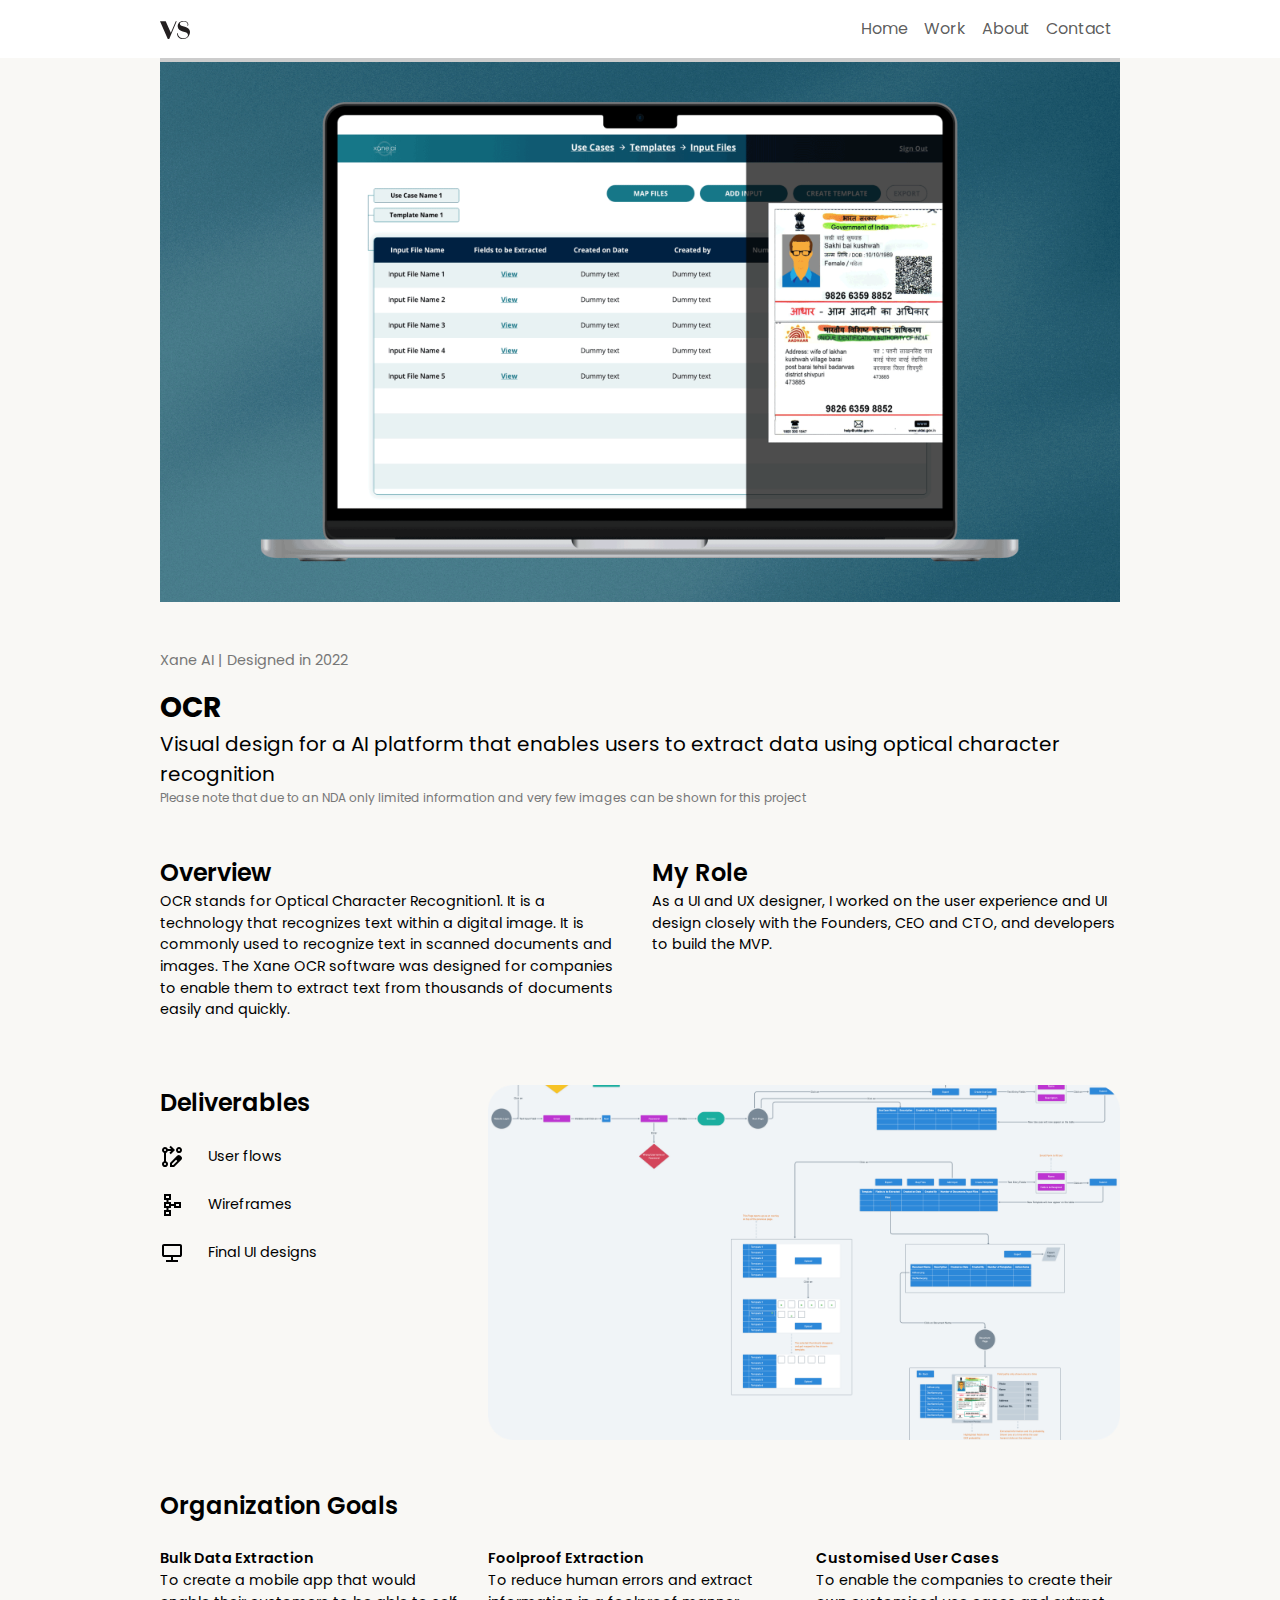
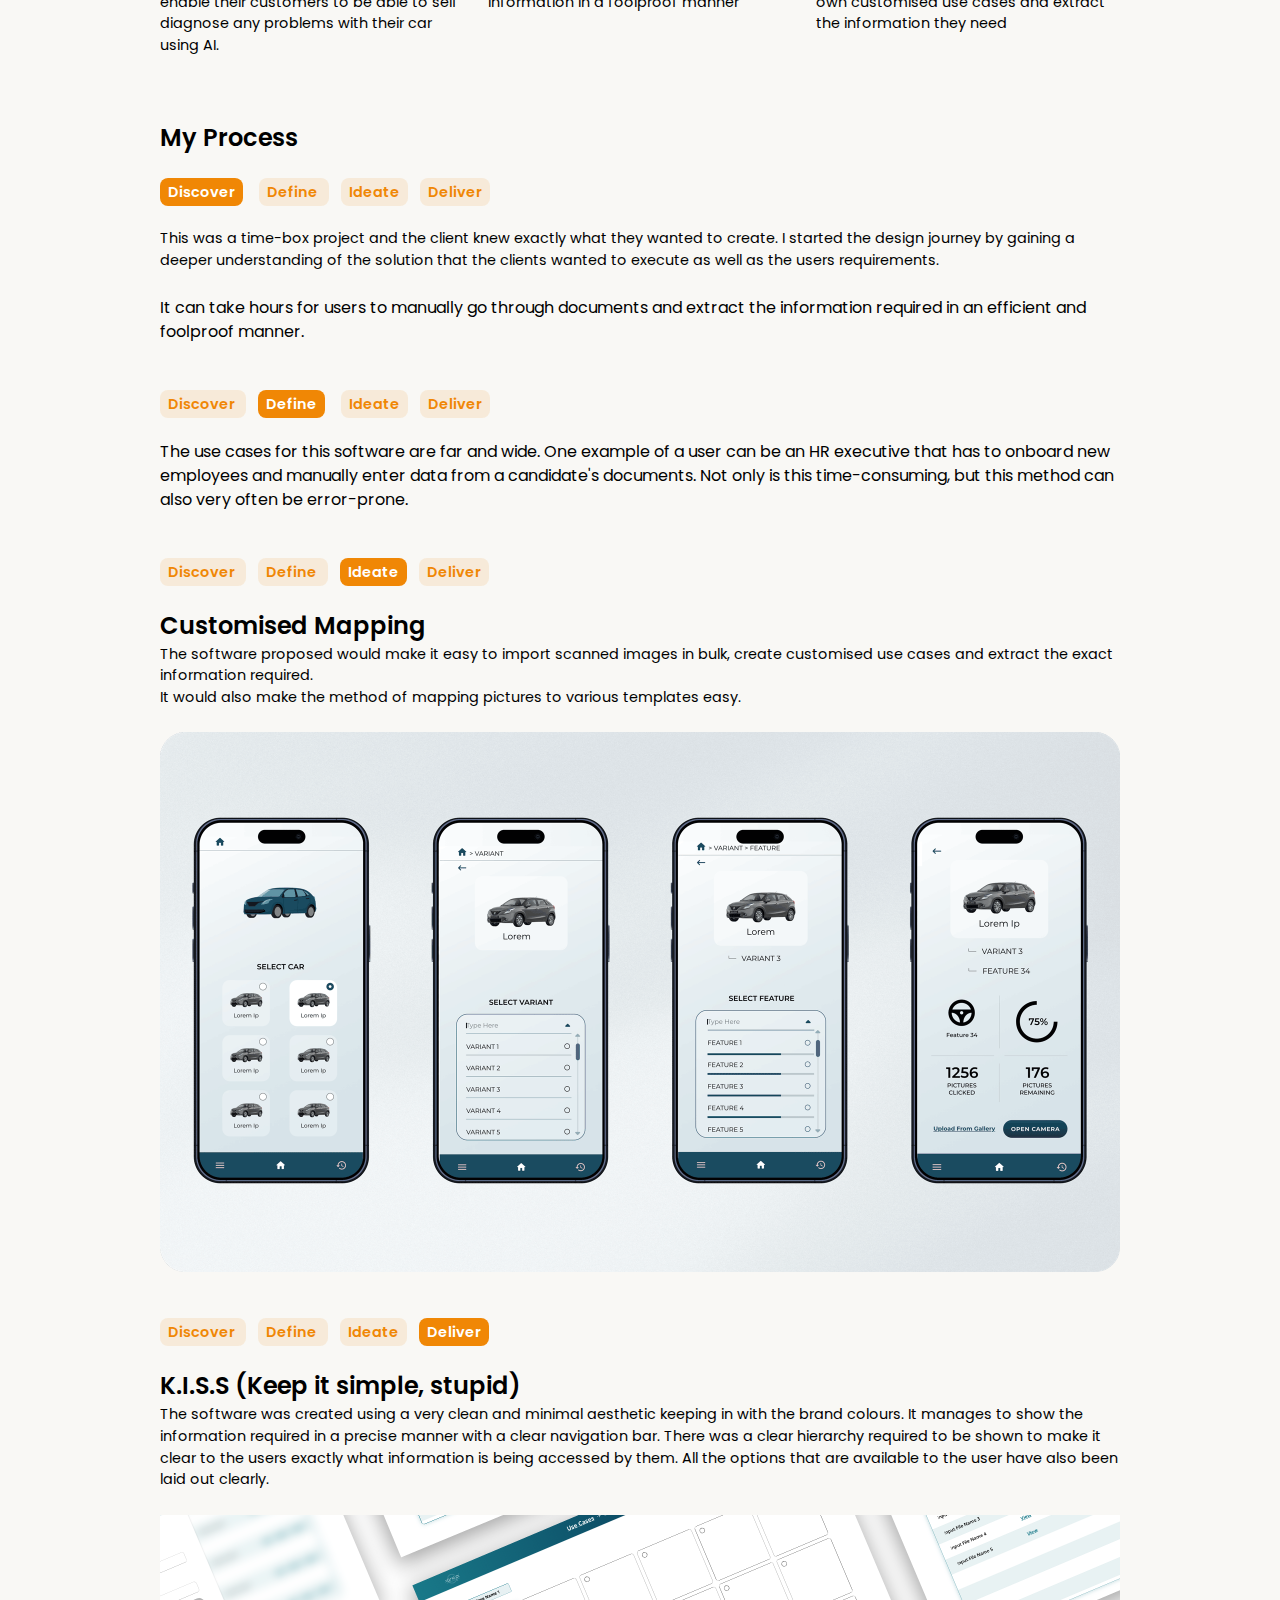
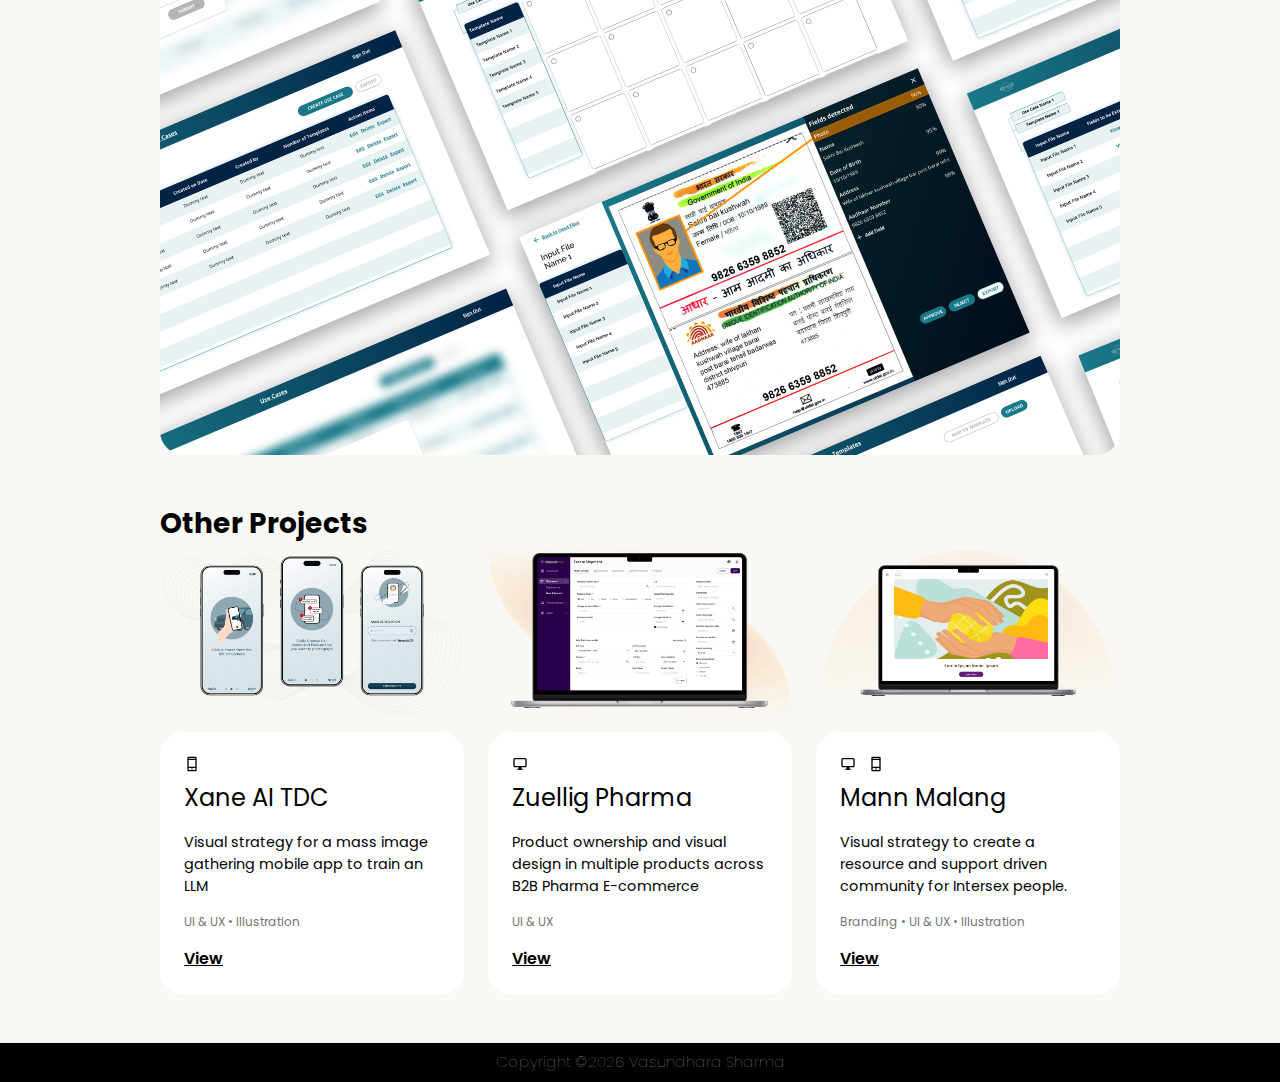
<file: case-studies/xane-ocr.html>
<!DOCTYPE html>
<html lang="en">
<head>

    <!-- Basic Page Needs
    ================================================== -->
    <meta charset="UTF-8">
    <title>Xane AI OCR - Project Showcase</title>
    <!-- Mobile Specific Metas
    ================================================== -->
    <meta http-equiv="X-UA-Compatible" content="IE=edge">
    <meta name="description" content="Vas Sharma - UI/UX Portfolio">
    <meta name="viewport" content="width=device-width, initial-scale=1.0, maximum-scale=5.0">
    <meta name="author" content="Vas Sharma">
    <meta property="og:image" content="https://vas-sharma.design/images/metatag-preview.png">
    <meta property="og:image:width" content="331.5">
    <meta property="og:image:height" content="200">

    <!-- Favicon -->
    <link rel="shortcut icon" type="image/x-icon" href="../images/favicon.svg?v=2"/>

    <!-- ** Plugins Needed for the Project ** -->

    <!-- Bootstrap -->
    <link rel="stylesheet" href="../css/bootstrap.css">

    <!--suppress JSUnresolvedLibraryURL -->
    <script src="https://cdn.jsdelivr.net/npm/bootstrap@5.3.2/dist/css/bootstrap.min.css"
            integrity="sha384-T3c6CoIi6uLrA9TneNEoa7RxnatzjcDSCmG1MXxSR1GAsXEV/Dwwykc2MPK8M2HN"
            crossorigin="anonymous"></script>

    <!-- Custom JavaScript -->
    <script type="text/javascript" src="../js/brutalish_scroll_progress.js"></script>
    <script type="text/javascript" src="../js/brutalish-image-comparison.js"></script>
    <!-- Custom Stylesheet -->
    <link href="../css/brutalish-styles.css" rel="stylesheet">
    <style>
        body {
            background-color: var(--work-page-main-bg);
        }
    </style>
</head>
<body>

<!-- Navigation Bar -->
<nav class="navbar navbar-expand brutalish-navbar" id="navbar">
    <div class="d-flex brutalish-container">
        <a class="navbar-brand mx-auto" href="../index.html">
            <img src="../images/logo.svg" alt="logo" width="30" height="30">
        </a>
        <div class="navbar-collapse" id="navbarNav">
            <ul class="navbar-nav ms-auto">
                <li class="nav-item">
                    <a class="nav-link" href="../index.html">Home</a>
                </li>
                <li class="nav-item">
                    <a class="nav-link" href="../work.html">Work</a>
                </li>
                <li class="nav-item">
                    <a class="nav-link" href="../about.html">About</a>
                </li>
                <li class="nav-item">
                    <a class="nav-link" href="../contact.html">Contact</a>
                </li>
            </ul>
        </div>
    </div>
</nav>

<section class="brutalish-container mb-5" id="xane-ai-tdc-hero">
    <div class="scroll-progress-container" id="scrollProgressContainer">
        <div class="scroll-progress-bar" id="scrollProgressBar"></div>
    </div>
    <img style="width: 100%" src="../images/projects/xane-ocr/xane-ocr-hero.png"
         alt="xane-ai-tdc-hero">
    <p class="project-tag mt-5">Xane AI | Designed in 2022</p>
    <p class="project-title">OCR</p>
    <p class="project-desc mb-0">Visual design for a AI platform that enables users to extract data using optical
        character
        recognition</p>
    <p class="project-disclaimer">Please note that due to an NDA only limited information and very few images can be
        shown for this project</p>
</section>

<section class="brutalish-container mb-5" id="overview-role">
    <div class="row">
        <div class="col-lg-6 col-md-6 col-sm-12">
            <p class="project-section-heading mb-0">Overview</p>
            <p class="project-font-general">OCR stands for Optical Character Recognition1. It is a technology that
                recognizes text within a digital image. It is commonly used to recognize text in scanned documents and
                images. The Xane OCR software was designed for companies to enable them to extract text from thousands
                of documents easily and quickly.</p>
        </div>
        <div class="col-lg-6 col-md-6 col-sm-12">
            <p class="project-section-heading mb-0">My Role</p>
            <p class="project-font-general">As a UI and UX designer, I worked on the user experience and UI design
                closely with the Founders, CEO and CTO, and developers to build the MVP.</p>
        </div>
    </div>
</section>

<section class="brutalish-container" id="deliverables">
    <div class="row">
        <div class="col-md-4 col-sm-12">
            <p class="project-section-heading">Deliverables</p>
            <div class="d-flex align-items-center mt-4">
                <img src="../images/icons/icon-user-flow.svg" alt="icon-user-flows">
                <p class="project-font-general  mx-4 my-auto">User flows</p>
            </div>
            <div class="d-flex align-items-center mt-4" id="wireframes">
                <img src="../images/icons/icon-wireframe.svg" alt="icon-wireframe">
                <p class="project-font-general mx-4 my-auto">Wireframes</p>
            </div>
            <div class="d-flex align-items-center mt-4 mb-4" id="final-ui">
                <img src="../images/icons/icon-final-ui.svg" alt="icon-final-ui">
                <p class="project-font-general mx-4 my-auto">Final UI designs</p>
            </div>
        </div>
        <div class="col-md-8 col-sm-12">
            <img style="width: 100%" src="../images/projects/xane-ocr/xane-ocr-user-flow.png" alt="ocr-user-flow">
        </div>
    </div>
</section>

<section class="brutalish-container mt-5" id="organization-goals">
    <p class="project-section-heading mb-4">Organization Goals</p>
    <div class="row">
        <div class="col-lg-4 col-md-4 col-sm-12">
            <p class="project-section-subheading mb-0">Bulk Data Extraction</p>
            <p class="project-font-general">To create a mobile app that would enable their customers to be able to self
                diagnose any problems with their car using AI.</p>
        </div>
        <div class="col-lg-4 col-md-4 col-sm-12">
            <p class="project-section-subheading mb-0">Foolproof Extraction</p>
            <p class="project-font-general">To reduce human errors and extract information in a foolproof manner</p>
        </div>
        <div class="col-lg-4 col-md-4 col-sm-12">
            <p class="project-section-subheading mb-0">Customised User Cases</p>
            <p class="project-font-general">To enable the companies to create their own customised use cases and extract
                the information they need</p>
        </div>
    </div>
</section>

<section class="brutalish-container mt-5" id="my-process-discover">
    <p class="project-section-heading mb-4">My Process</p>
    <div class="flex-row mb-4">
        <span class="process-active me-1">Discover</span>
        <span class="process-inactive mx-2"><a href="#my-process-define">Define</a> </span>
        <span class="process-inactive mx-1"><a href="#my-process-ideate">Ideate</a></span>
        <span class="process-inactive mx-1"><a href="#my-process-deliver">Deliver</a></span>
    </div>
    <div class="mb-4">
        <p class="project-font-general mb-4">This was a time-box project and the client knew exactly what they wanted to
            create. I started the design journey by gaining a deeper understanding of the solution that the clients
            wanted
            to execute as well as the users requirements.</p>
        <p>It can take hours for users to manually go through documents and extract the information required in an
            efficient
            and foolproof manner.</p>
    </div>
</section>

<section class="brutalish-container mt-5" id="my-process-define">
    <div class="flex-row mb-4">
        <span class="process-inactive me-1"><a href="#my-process-discover">Discover</a> </span>
        <span class="process-active mx-2">Define</span>
        <span class="process-inactive mx-1"><a href="#my-process-ideate">Ideate</a></span>
        <span class="process-inactive mx-1"><a href="#my-process-deliver">Deliver</a></span>
    </div>
    <p class="mb-4">The use cases for this software are far and wide. One example of a user can be an HR executive that
        has to onboard new employees and manually enter data from a candidate's documents. Not only is this
        time-consuming, but this method can also very often be error-prone.</p>
</section>

<section class="brutalish-container mt-5" id="my-process-ideate">
    <div class="flex-row mb-4">
        <span class="process-inactive me-1"><a href="#my-process-discover">Discover</a> </span>
        <span class="process-inactive mx-2"><a href="#my-process-define">Define</a> </span>
        <span class="process-active mx-1">Ideate</span>
        <span class="process-inactive mx-1"><a href="#my-process-deliver">Deliver</a></span>
    </div>
    <p class="project-section-heading mb-0">Customised Mapping</p>
    <div class="mb-4">
        <p class="project-font-general">The software proposed would make it easy to import scanned images in bulk,
            create customised use cases and extract the exact information required.<br>
            It would also make the method of mapping pictures to various templates easy.</p>
    </div>
    <img class="project-rounded-img" src="../images/projects/xane-tdc/xane-tdc-process-ideate.png"
         alt="process-ideate-screens">
</section>

<section class="brutalish-container mt-5" id="my-process-deliver">
    <div class="flex-row mb-4">
        <span class="process-inactive me-1"><a href="#my-process-discover">Discover</a> </span>
        <span class="process-inactive mx-2"><a href="#my-process-define">Define</a> </span>
        <span class="process-inactive mx-1"><a href="#my-process-ideate">Ideate</a></span>
        <span class="process-active mx-1">Deliver</span>
    </div>
    <p class="project-section-heading mb-0">K.I.S.S (Keep it simple, stupid)</p>
    <div class="mb-4">
        <p class="project-font-general">The software was created using a very clean and minimal aesthetic keeping in
            with the brand colours. It manages to show the information required in a precise manner with a clear
            navigation bar. There was a clear hierarchy required to be shown to make it clear to the users exactly what
            information is being accessed by them. All the options that are available to the user have also been laid
            out clearly.</p>
    </div>
    <img class="project-rounded-img" src="../images/projects/xane-ocr/xane-ocr-deliver.png"
         alt="process-ideate-screens">
</section>

<!-- TODO Replace with other projects -->
<section class="brutalish-container mt-5 mb-5" id="other-projects">
    <p class="project-title">Other Projects</p>
    <div class="row">
        <div class="col-lg-4 col-md-4 col-sm-12">
            <img class="project-other" src="../images/projects/covers/project_cover_xane_ai_tdc.png"
                 alt="xane-ai-cover">
            <div class="card-details mt-3">
                <img class="work-icon mb-2" src="../images/icons/icon-phone.svg" alt="icon-phone">
                <p class="work-title">Xane AI TDC</p>
                <p class="project-font-general">Visual strategy for a mass image gathering mobile app to train an
                    LLM</p>
                <p class="work-tags">UI & UX • Illustration</p>
                <a href="../case-studies/xane-tdc.html" class="brutalish-button-secondary">View</a>
            </div>
        </div>
        <div class="col-lg-4 col-md-4 col-sm-12">
            <img class="project-other" src="../images/projects/covers/project_cover_zuellig_pharma.png"
                 alt="clean-bangalore-cover">
            <div class="card-details mt-3">
                <img class="work-icon mb-2" src="../images/icons/icon-desktop.svg" alt="icon-desktop">
                <p class="work-title">Zuellig Pharma</p>
                <p class="project-font-general">Product ownership and visual design in multiple products across B2B
                    Pharma E-commerce</p>
                <p class="work-tags">UI & UX</p>
                <a href="../case-studies/zuellig-pharma.html" class="brutalish-button-secondary">View</a>
            </div>
        </div>
        <div class="col-lg-4 col-md-4 col-sm-12">
            <img class="project-other" src="../images/projects/covers/project_cover_mann_malang.png"
                 alt="mann-malang-cover">
            <div class="card-details mt-3">
                <img class="work-icon mb-2" src="../images/icons/icon-desktop.svg" alt="icon-desktop">
                <img class="work-icon ms-2 mb-2" src="../images/icons/icon-phone.svg" alt="icon-phone">
                <p class="work-title">Mann Malang</p>
                <p class="project-font-general">Visual strategy to create a resource and support driven community for
                    Intersex people.</p>
                <p class="work-tags">Branding • UI & UX • Illustration</p>
                <a href="../case-studies/mann-malang.html" class="brutalish-button-secondary">View</a>
            </div>
        </div>
    </div>
</section>

<!-- Footer -->
<section class="footer pt-2 pb-2" id="footer">
    <div class="container-fluid p-0">
        <div class="row text-center">
            <p class="mb-0" style="color: var(--footer-text-color-alternate)">Copyright &copy;<script>
                const CurrentYear = (new Date().getFullYear()).toString();
                document.write(CurrentYear)
            </script>
                Vasundhara Sharma
            </p>
        </div>
    </div>
</section>
</body>
</html>
</file>
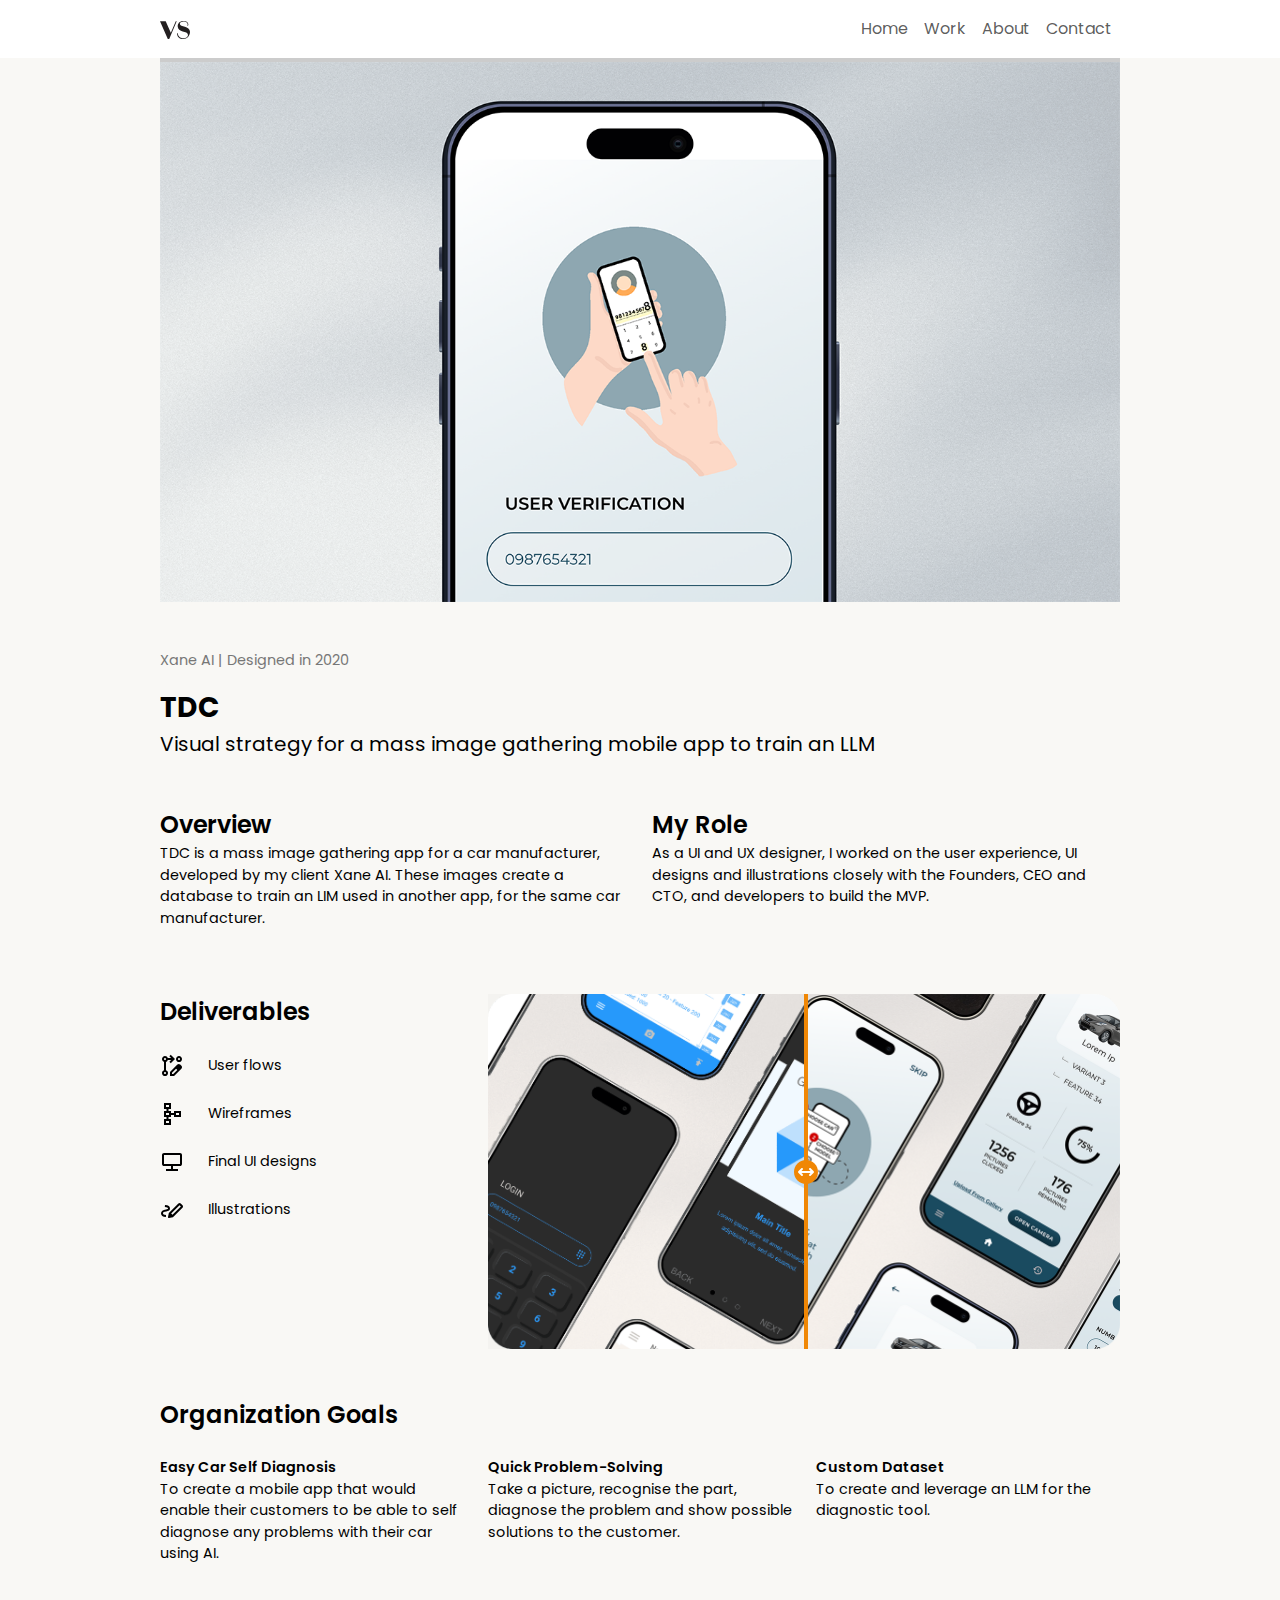
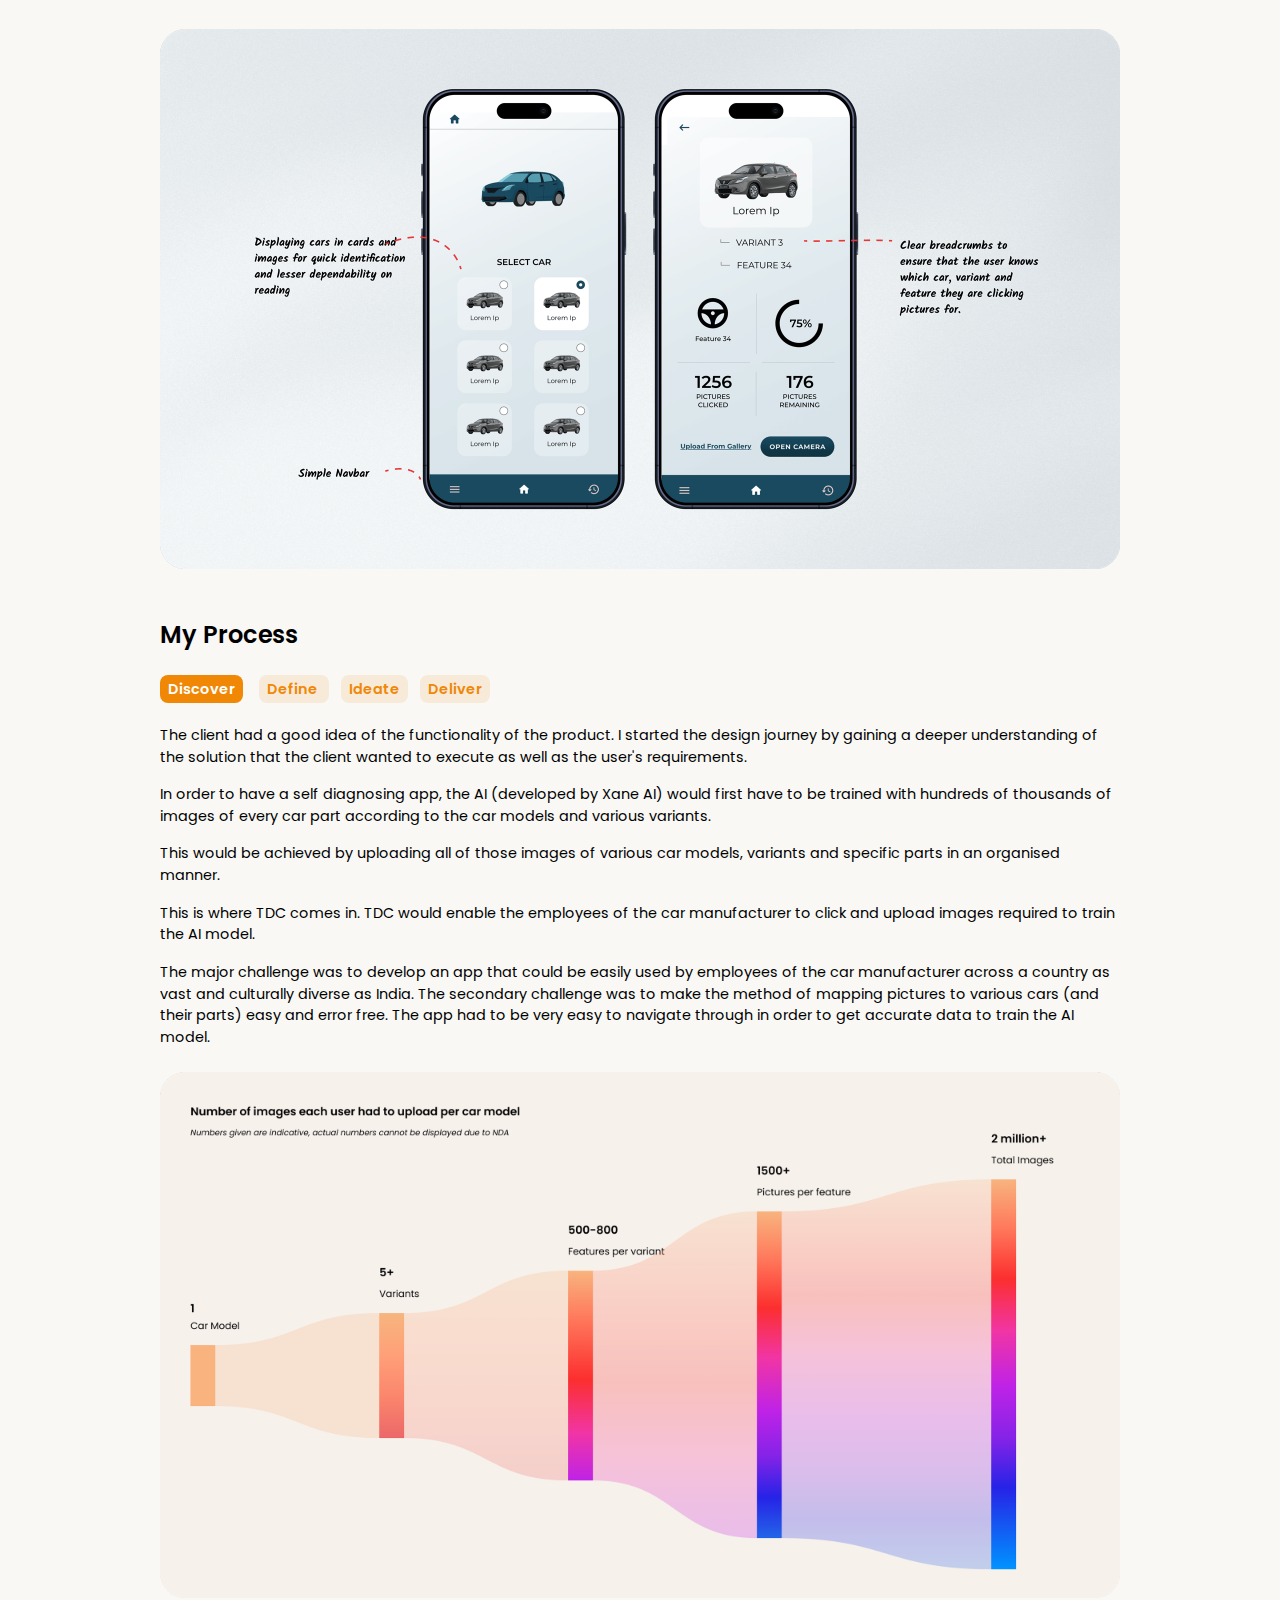
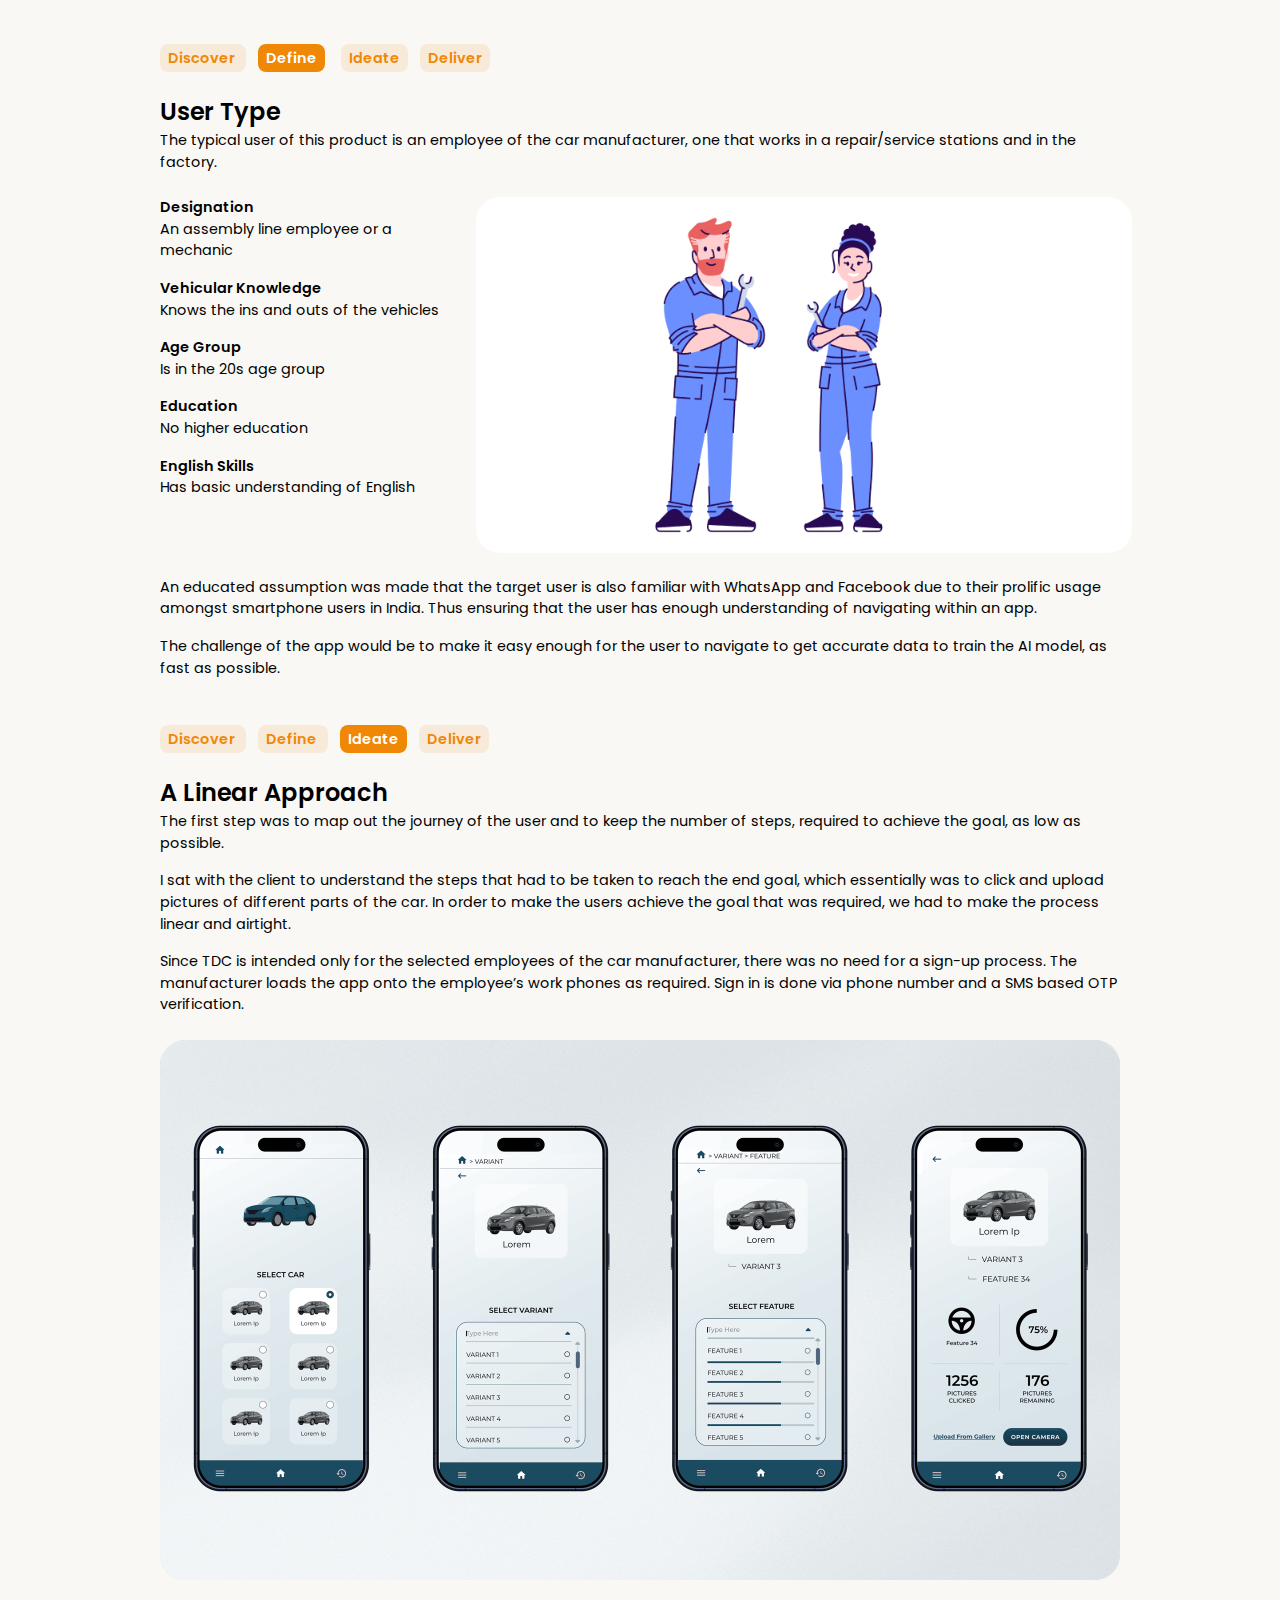
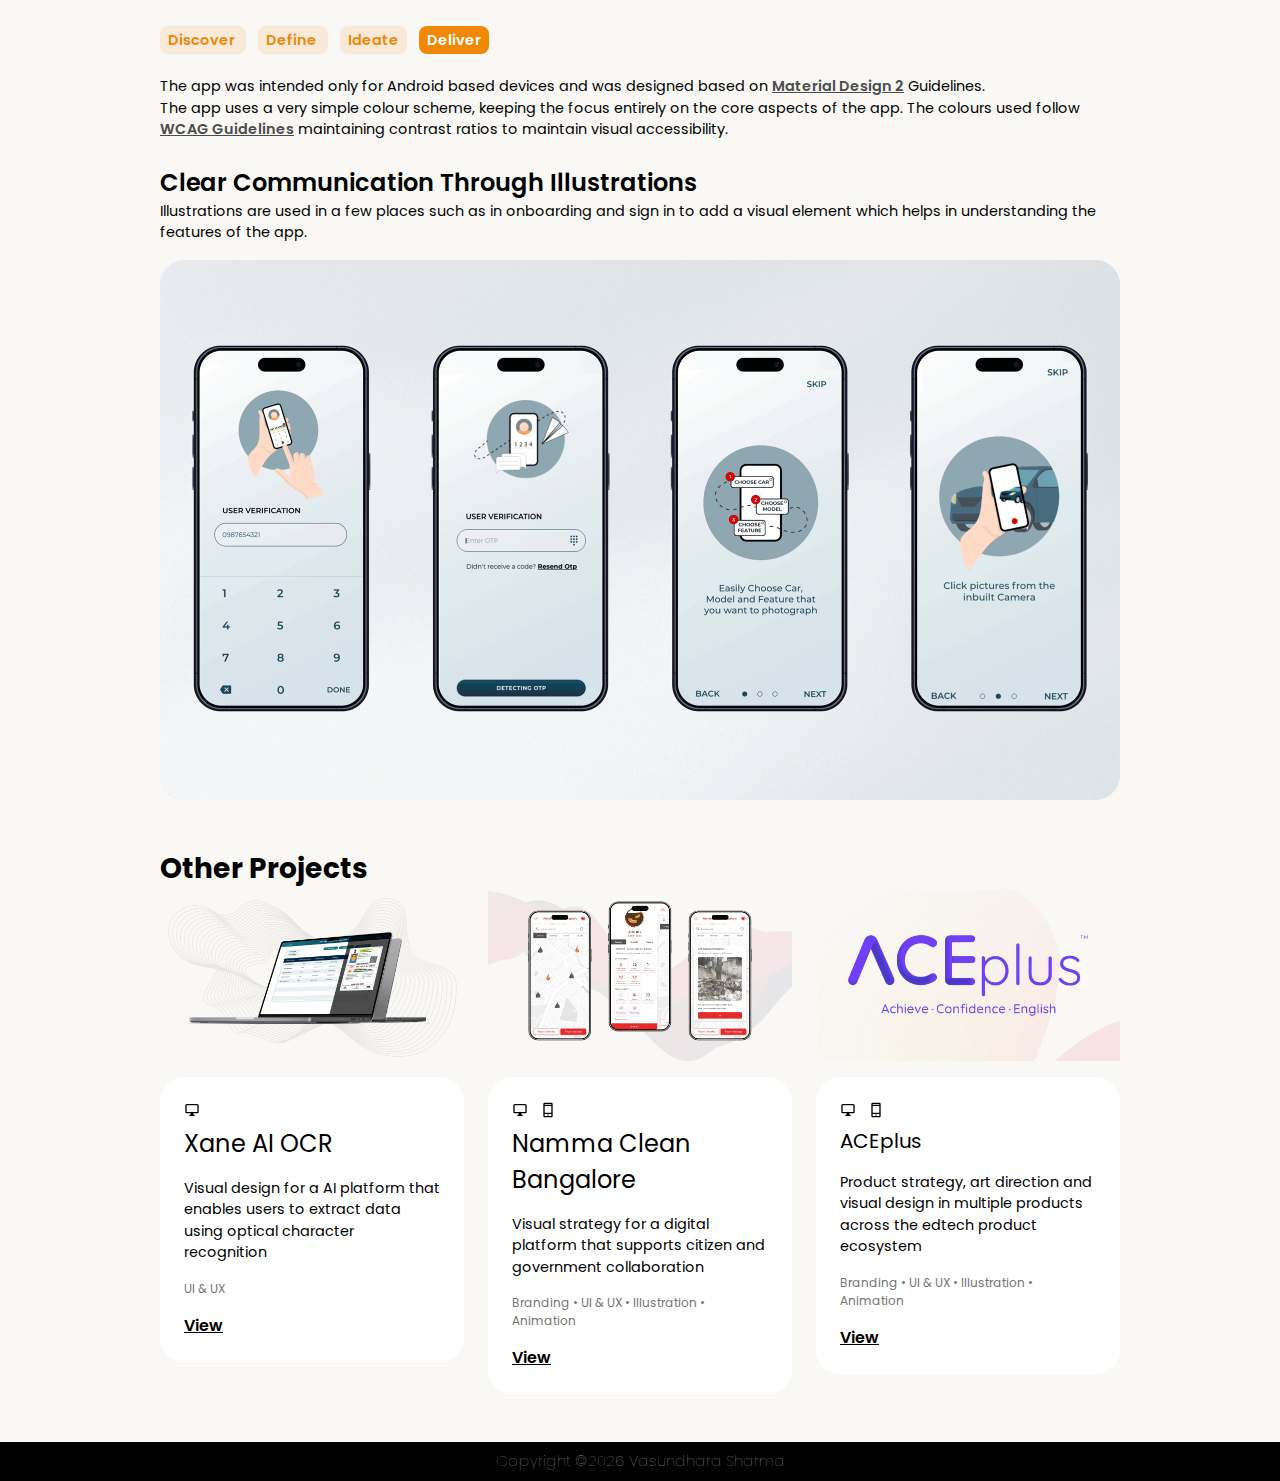
<file: case-studies/xane-tdc.html>
<!DOCTYPE html>
<html lang="en">
<head>

    <!-- Basic Page Needs
    ================================================== -->
    <meta charset="UTF-8">
    <title>Xane AI TDC - Project Showcase</title>
    <!-- Mobile Specific Metas
    ================================================== -->
    <meta http-equiv="X-UA-Compatible" content="IE=edge">
    <meta name="description" content="Vas Sharma - UI/UX Portfolio">
    <meta name="viewport" content="width=device-width, initial-scale=1.0, maximum-scale=5.0">
    <meta name="author" content="Vas Sharma">
    <meta property="og:image" content="https://vas-sharma.design/images/metatag-preview.png">
    <meta property="og:image:width" content="331.5">
    <meta property="og:image:height" content="200">

    <!-- Favicon -->
    <link rel="shortcut icon" type="image/x-icon" href="../images/favicon.svg?v=2"/>

    <!-- ** Plugins Needed for the Project ** -->

    <!-- Bootstrap -->
    <link rel="stylesheet" href="../css/bootstrap.css">

    <!--suppress JSUnresolvedLibraryURL -->
    <script src="https://cdn.jsdelivr.net/npm/bootstrap@5.3.2/dist/css/bootstrap.min.css"
            integrity="sha384-T3c6CoIi6uLrA9TneNEoa7RxnatzjcDSCmG1MXxSR1GAsXEV/Dwwykc2MPK8M2HN"
            crossorigin="anonymous"></script>

    <!-- Custom JavaScript -->
    <script type="text/javascript" src="../js/brutalish_scroll_progress.js"></script>
    <script type="text/javascript" src="../js/brutalish-image-comparison.js"></script>
    <!-- Custom Stylesheet -->
    <link href="../css/brutalish-styles.css" rel="stylesheet">
    <style>
        body {
            background-color: var(--work-page-main-bg);
        }
    </style>
</head>
<body>

<!-- Navigation Bar -->
<nav class="navbar navbar-expand brutalish-navbar" id="navbar">
    <div class="d-flex brutalish-container">
        <a class="navbar-brand mx-auto" href="../index.html">
            <img src="../images/logo.svg" alt="logo" width="30" height="30">
        </a>
        <div class="navbar-collapse" id="navbarNav">
            <ul class="navbar-nav ms-auto">
                <li class="nav-item">
                    <a class="nav-link" href="../index.html">Home</a>
                </li>
                <li class="nav-item">
                    <a class="nav-link" href="../work.html">Work</a>
                </li>
                <li class="nav-item">
                    <a class="nav-link" href="../about.html">About</a>
                </li>
                <li class="nav-item">
                    <a class="nav-link" href="../contact.html">Contact</a>
                </li>
            </ul>
        </div>
    </div>
</nav>

<section class="brutalish-container mb-5" id="xane-ai-tdc-hero">
    <div class="scroll-progress-container" id="scrollProgressContainer">
        <div class="scroll-progress-bar" id="scrollProgressBar"></div>
    </div>
    <img style="width: 100%" src="../images/projects/xane-tdc/xane-tdc-hero.png"
         alt="xane-ai-tdc-hero">
    <p class="project-tag mt-5">Xane AI | Designed in 2020</p>
    <p class="project-title">TDC</p>
    <p class="project-desc">Visual strategy for a mass image gathering mobile app to train an LLM</p>
</section>

<section class="brutalish-container mb-5" id="overview-role">
    <div class="row">
        <div class="col-lg-6 col-md-6 col-sm-12">
            <p class="project-section-heading mb-0">Overview</p>
            <p class="project-font-general">TDC is a mass image gathering app for a car manufacturer, developed by my
                client Xane AI. These images create a database to train an LIM used in another app, for the same car
                manufacturer.</p>
        </div>
        <div class="col-lg-6 col-md-6 col-sm-12">
            <p class="project-section-heading mb-0">My Role</p>
            <p class="project-font-general">As a UI and UX designer, I worked on the user experience, UI designs and
                illustrations closely with the Founders, CEO and CTO, and developers to build the MVP.</p>
        </div>
    </div>
</section>

<section class="brutalish-container" id="deliverables">
    <div class="row">
        <div class="col-lg-4 col-md-4 col-sm-12">
            <p class="project-section-heading">Deliverables</p>
            <div class="d-flex align-items-center mt-4">
                <img src="../images/icons/icon-user-flow.svg" alt="icon-user-flows">
                <p class="project-font-general  mx-4 my-auto">User flows</p>
            </div>
            <div class="d-flex align-items-center mt-4" id="wireframes">
                <img src="../images/icons/icon-wireframe.svg" alt="icon-wireframe">
                <p class="project-font-general mx-4 my-auto">Wireframes</p>
            </div>
            <div class="d-flex align-items-center mt-4" id="final-ui">
                <img src="../images/icons/icon-final-ui.svg" alt="icon-final-ui">
                <p class="project-font-general mx-4 my-auto">Final UI designs</p>
            </div>
            <div class="d-flex align-items-center mt-4 mb-4" id="illustrations">
                <img src="../images/icons/icon-illustration.svg" alt="icon-illustration">
                <p class="project-font-general mx-4 my-auto">Illustrations</p>
            </div>
        </div>
        <div class="col-ld-8 col-md-8 col-sm-12">
            <div class="project-image-comparison">
                <div class="image-container">
                    <img class="before-image" src="../images/projects/xane-tdc/xane-tdc-slider-before.png" alt="comparison-image-1">
                    <img src="../images/projects/xane-tdc/xane-tdc-slider-after.png" alt="comparison-image-2">
                    <div class="project-image-comparison-slider-line">
                        <div class="project-image-comparison-slider-icon">
                            <svg width="24" height="24" viewBox="0 0 24 24" fill="none"
                                 xmlns="http://www.w3.org/2000/svg">
                                <path d="M24 12C24 18.6274 18.6274 24 12 24C5.37258 24 0 18.6274 0 12C0 5.37258 5.37258 0 12 0C18.6274 0 24 5.37258 24 12Z"
                                      fill="#F08705"/>
                                <path d="M16.7063 15.7063L19.7063 12.7063C20.0969 12.3156 20.0969 11.6813 19.7063 11.2906L16.7063 8.29063C16.3156 7.9 15.6812 7.9 15.2906 8.29063C14.9 8.68125 14.9 9.31563 15.2906 9.70625L16.5844 11H7.4125L8.70625 9.70625C9.09688 9.31563 9.09688 8.68125 8.70625 8.29063C8.31563 7.9 7.68125 7.9 7.29063 8.29063L4.29063 11.2906C3.9 11.6813 3.9 12.3156 4.29063 12.7063L7.29063 15.7063C7.68125 16.0969 8.31563 16.0969 8.70625 15.7063C9.09688 15.3156 9.09688 14.6812 8.70625 14.2906L7.41563 13H16.5875L15.2937 14.2937C14.9031 14.6844 14.9031 15.3188 15.2937 15.7094C15.6844 16.1 16.3188 16.1 16.7094 15.7094L16.7063 15.7063Z"
                                      fill="white"/>
                            </svg>
                        </div>
                    </div>
                    <input type="range" class="project-image-comparison-slider" min="0" max="100" value="50"/>
                </div>
            </div>
        </div>
    </div>
</section>

<section class="brutalish-container mt-5" id="organization-goals">
    <p class="project-section-heading mb-4">Organization Goals</p>
    <div class="row">
        <div class="col-lg-4 col-md-4 col-sm-12">
            <p class="project-section-subheading mb-0">Easy Car Self Diagnosis</p>
            <p class="project-font-general">To create a mobile app that would enable their customers to be able to self
                diagnose any problems with their car using AI.</p>
        </div>
        <div class="col-lg-4 col-md-4 col-sm-12">
            <p class="project-section-subheading mb-0">Quick Problem-Solving</p>
            <p class="project-font-general">Take a picture, recognise the part, diagnose the problem and show possible
                solutions to the customer.</p>
        </div>
        <div class="col-lg-4 col-md-4 col-sm-12">
            <p class="project-section-subheading mb-0">Custom Dataset</p>
            <p class="project-font-general">To create and leverage an LLM for the diagnostic tool.</p>
        </div>
    </div>
    <img class="mt-5" style="width: 100%" src="../images/projects/xane-tdc/xane-tdc-organization-goals.png"
         alt="xane-ai-tdc-app-screens">
</section>

<section class="brutalish-container mt-5" id="my-process-discover">
    <p class="project-section-heading mb-4">My Process</p>
    <div class="flex-row mb-4">
        <span class="process-active me-1">Discover</span>
        <span class="process-inactive mx-2"><a href="#my-process-define">Define</a> </span>
        <span class="process-inactive mx-1"><a href="#my-process-ideate">Ideate</a></span>
        <span class="process-inactive mx-1"><a href="#my-process-deliver">Deliver</a></span>
    </div>
    <div class="mb-4">
        <p class="project-font-general">The client had a good idea of the functionality of the product. I started the
            design journey by gaining a deeper understanding of the solution that the client wanted to execute as
            well as the user's requirements.</p>
        <p class="project-font-general">In order to have a self diagnosing app, the AI (developed by Xane AI) would
            first have to be trained with hundreds of thousands of images of every car part according to the car models
            and various variants.</p>
        <p class="project-font-general">This would be achieved by uploading all of those images of various car models,
            variants and specific parts in an organised manner.</p>
        <p class="project-font-general">This is where TDC comes in. TDC would enable the employees of the car
            manufacturer to click and upload images required to train the AI model.</p>
        <p class="project-font-general">The major challenge was to develop an app that could be easily used by employees
            of the car manufacturer across a country as vast and culturally diverse as India. The secondary challenge
            was to make the method of mapping pictures to various cars (and their parts) easy and error free. The app
            had to be very easy to navigate through in order to get accurate data to train the AI model.</p>
    </div>
    <img class="project-rounded-img" src="../images/projects/xane-tdc/xane-tdc-process-discover.png"
         alt="ai-llm-dataset-scale">
</section>

<section class="brutalish-container mt-5" id="my-process-define">
    <div class="flex-row mb-4">
        <span class="process-inactive me-1"><a href="#my-process-discover">Discover</a> </span>
        <span class="process-active mx-2">Define</span>
        <span class="process-inactive mx-1"><a href="#my-process-ideate">Ideate</a></span>
        <span class="process-inactive mx-1"><a href="#my-process-deliver">Deliver</a></span>
    </div>
    <p class="project-section-heading mb-0">User Type</p>
    <p class="project-font-general mb-4">The typical user of this product is an employee of the car manufacturer, one
        that works in a repair/service stations and in the factory.</p>
    <div class="row" id="user-type">
        <div class="col-lg-4 col-md-4 col-sm-12">
            <p class="project-section-subheading mb-0">Designation</p>
            <p class="project-font-general mb-3">An assembly line employee or a mechanic</p>
            <p class="project-section-subheading mb-0">Vehicular Knowledge</p>
            <p class="project-font-general mb-3">Knows the ins and outs of the vehicles</p>
            <p class="project-section-subheading mb-0">Age Group</p>
            <p class="project-font-general mb-3">Is in the 20s age group</p>
            <p class="project-section-subheading mb-0">Education</p>
            <p class="project-font-general mb-3">No higher education</p>
            <p class="project-section-subheading mb-0">English Skills</p>
            <p class="project-font-general mb-3">Has basic understanding of English</p>
        </div>
        <div class="col-lg-8 col-md-8 col-sm-12">
            <img src="../images/projects/xane-tdc/xane-tdc-process-define.png" alt="process-define-mechanics">
        </div>
    </div>
    <div class="mt-4">
        <p class="project-font-general">An educated assumption was made that the target user is also familiar with
            WhatsApp and Facebook due to
            their prolific usage amongst smartphone users in India. Thus ensuring that the user has enough understanding
            of navigating within an app.</p>
        <p class="project-font-general">The challenge of the app would be to make it easy enough for the user to
            navigate to get accurate data to
            train the AI model, as fast as possible.</p>
    </div>
</section>

<section class="brutalish-container mt-5" id="my-process-ideate">
    <div class="flex-row mb-4">
        <span class="process-inactive me-1"><a href="#my-process-discover">Discover</a> </span>
        <span class="process-inactive mx-2"><a href="#my-process-define">Define</a> </span>
        <span class="process-active mx-1">Ideate</span>
        <span class="process-inactive mx-1"><a href="#my-process-deliver">Deliver</a></span>
    </div>
    <p class="project-section-heading mb-0">A Linear Approach</p>
    <div class="mb-4">
        <p class="project-font-general">The first step was to map out the journey of the user and to keep the number of
            steps, required to achieve the goal, as low as possible.</p>
        <p class="project-font-general">I sat with the client to understand the steps that had to be taken to reach the
            end goal, which essentially was to click and upload pictures of different parts of the car. In order to make
            the users achieve the goal that was required, we had to make the process linear and airtight.</p>
        <p class="project-font-general">Since TDC is intended only for the selected employees of the car manufacturer,
            there was no need for a sign-up process. The manufacturer loads the app onto the employee’s work phones as
            required. Sign in is done via phone number and a SMS based OTP verification.</p>
    </div>
    <img class="project-rounded-img" src="../images/projects/xane-tdc/xane-tdc-process-ideate.png"
         alt="process-ideate-screens">
</section>

<section class="brutalish-container mt-5" id="my-process-deliver">
    <div class="flex-row mb-4">
        <span class="process-inactive me-1"><a href="#my-process-discover">Discover</a> </span>
        <span class="process-inactive mx-2"><a href="#my-process-define">Define</a> </span>
        <span class="process-inactive mx-1"><a href="#my-process-ideate">Ideate</a></span>
        <span class="process-active mx-1">Deliver</span>
    </div>
    <div class="mb-4">
        <p class="project-font-general">The app was intended only for Android based devices and was designed based
            on <a href="https://m2.material.io/" target="_blank">Material Design 2</a> Guidelines.<br>
            The app uses a very simple colour scheme, keeping the focus entirely on the core aspects of the app. The
            colours used follow <a href="https://www.w3.org/TR/WCAG21/" target="_blank">WCAG Guidelines</a> maintaining contrast ratios to maintain visual accessibility.</p>
    </div>
    <p class="project-section-heading mb-0">Clear Communication Through Illustrations</p>
    <p class="project-font-general">Illustrations are used in a few places such as in onboarding and sign in to add a
        visual element which helps in understanding the features of the app.</p>
    <img class="project-rounded-img" src="../images/projects/xane-tdc/xane-tdc-process-deliver.png"
         alt="process-ideate-screens">
</section>

<!-- TODO Replace with other projects -->
<section class="brutalish-container mt-5 mb-5" id="other-projects">
    <p class="project-title">Other Projects</p>
    <div class="row">
        <div class="col-lg-4 col-md-4 col-sm-12">
            <img class="project-other" src="../images/projects/covers/project_cover_xane_ai_ocr.png"
                 alt="xane-ai-cover">
            <div class="card-details mt-3">
                <img class="work-icon mb-2" src="../images/icons/icon-desktop.svg" alt="icon-desktop">
                <p class="work-title">Xane AI OCR</p>
                <p class="project-font-general">Visual design for a AI platform that enables users to extract data using
                    optical character recognition</p>
                <p class="work-tags">UI & UX</p>
                <a href="../case-studies/xane-ocr.html" class="brutalish-button-secondary">View</a>
            </div>
        </div>
        <div class="col-lg-4 col-md-4 col-sm-12">
            <img class="project-other" src="../images/projects/covers/project_cover_clean_bangalore.png"
                 alt="clean-bangalore-cover">
            <div class="card-details mt-3">
                <img class="work-icon mb-2" src="../images/icons/icon-desktop.svg" alt="icon-desktop">
                <img class="work-icon ms-2 mb-2" src="../images/icons/icon-phone.svg" alt="icon-phone">
                <p class="work-title">Namma Clean Bangalore</p>
                <p class="project-font-general">Visual strategy for a digital platform that supports citizen and
                    government collaboration</p>
                <p class="work-tags">Branding • UI & UX • Illustration • Animation</p>
                <a href="../case-studies/clean-bangalore.html" class="brutalish-button-secondary">View</a>
            </div>
        </div>
        <div class="col-lg-4 col-md-4 col-sm-12">
            <img class="project-other" src="../images/projects/covers/project_cover_aceplus.png"
                 alt="clean-bangalore-cover">
            <div class="card-details mt-3">
                <img class="work-icon mb-2" src="../images/icons/icon-desktop.svg" alt="icon-desktop">
                <img class="work-icon ms-2 mb-2" src="../images/icons/icon-phone.svg" alt="icon-phone">
                <p class="other-projects-heading">ACEplus</p>
                <p class="project-font-general">Product strategy, art direction and visual design in multiple products
                    across the edtech product ecosystem</p>
                <p class="work-tags">Branding • UI & UX • Illustration • Animation</p>
                <a href="../case-studies/aceplus.html" class="brutalish-button-secondary">View</a>
            </div>
        </div>
    </div>
</section>

<!-- Footer -->
<section class="footer pt-2 pb-2" id="footer">
    <div class="container-fluid p-0">
        <div class="row text-center">
            <p class="mb-0" style="color: var(--footer-text-color-alternate)">Copyright &copy;<script>
                const CurrentYear = (new Date().getFullYear()).toString();
                document.write(CurrentYear)
            </script>
                Vasundhara Sharma
            </p>
        </div>
    </div>
</section>
</body>
</html>
</file>
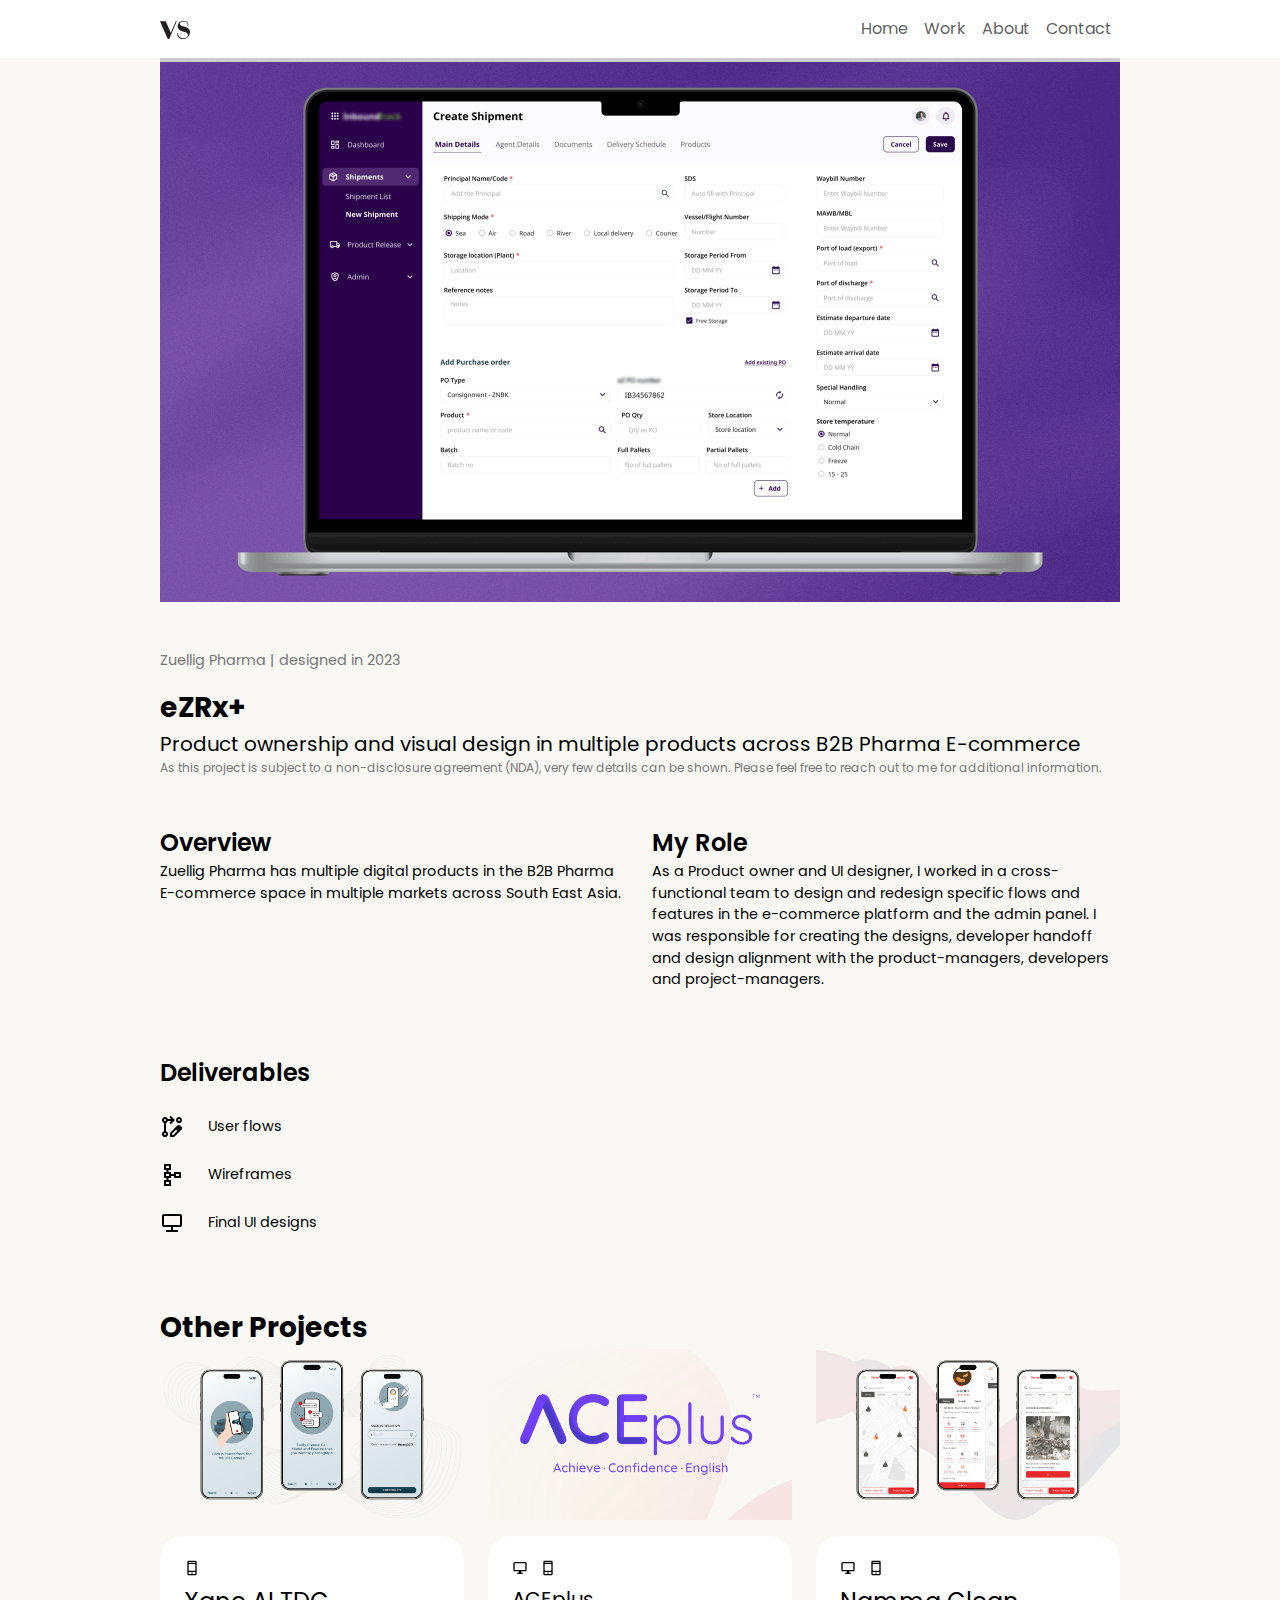
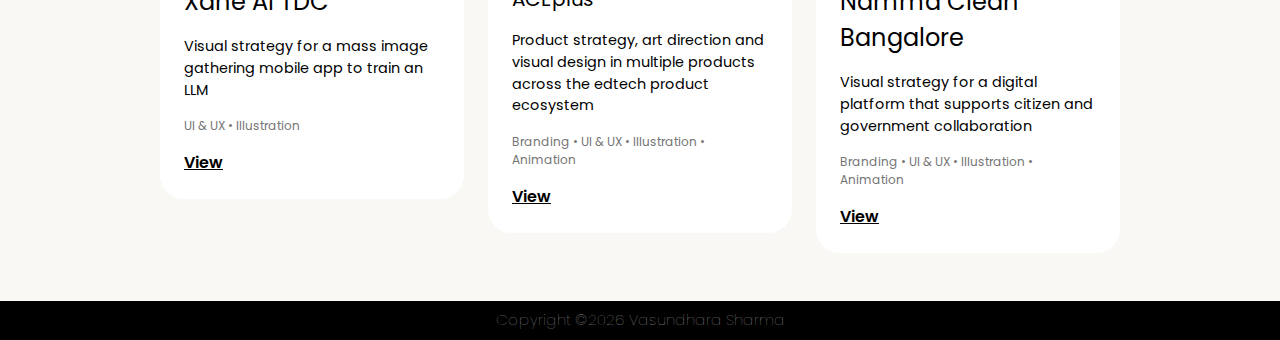
<file: case-studies/zuellig-pharma.html>
<!DOCTYPE html>
<html lang="en">
<head>

    <!-- Basic Page Needs
    ================================================== -->
    <meta charset="UTF-8">
    <title>Zuellig Pharma - Project Showcase</title>
    <!-- Mobile Specific Metas
    ================================================== -->
    <meta http-equiv="X-UA-Compatible" content="IE=edge">
    <meta name="description" content="Vas Sharma - UI/UX Portfolio">
    <meta name="viewport" content="width=device-width, initial-scale=1.0, maximum-scale=5.0">
    <meta name="author" content="Vas Sharma">
    <meta property="og:image" content="https://vas-sharma.design/images/metatag-preview.png">
    <meta property="og:image:width" content="331.5">
    <meta property="og:image:height" content="200">

    <!-- Favicon -->
    <link rel="shortcut icon" type="image/x-icon" href="../images/favicon.svg?v=2"/>

    <!-- ** Plugins Needed for the Project ** -->

    <!-- Bootstrap -->
    <link rel="stylesheet" href="../css/bootstrap.css">

    <!--suppress JSUnresolvedLibraryURL -->
    <script src="https://cdn.jsdelivr.net/npm/bootstrap@5.3.2/dist/css/bootstrap.min.css"
            integrity="sha384-T3c6CoIi6uLrA9TneNEoa7RxnatzjcDSCmG1MXxSR1GAsXEV/Dwwykc2MPK8M2HN"
            crossorigin="anonymous"></script>

    <!-- Custom JavaScript -->
    <script type="text/javascript" src="../js/brutalish_scroll_progress.js"></script>
    <!-- Custom Stylesheet -->
    <link href="../css/brutalish-styles.css" rel="stylesheet">
    <style>
        body {
            background-color: var(--work-page-main-bg);
        }
    </style>
</head>
<body>

<!-- Navigation Bar -->
<nav class="navbar navbar-expand brutalish-navbar" id="navbar">
    <div class="d-flex brutalish-container">
        <a class="navbar-brand mx-auto" href="../index.html">
            <img src="../images/logo.svg" alt="logo" width="30" height="30">
        </a>
        <div class="navbar-collapse" id="navbarNav">
            <ul class="navbar-nav ms-auto">
                <li class="nav-item">
                    <a class="nav-link" href="../index.html">Home</a>
                </li>
                <li class="nav-item">
                    <a class="nav-link" href="../work.html">Work</a>
                </li>
                <li class="nav-item">
                    <a class="nav-link" href="../about.html">About</a>
                </li>
                <li class="nav-item">
                    <a class="nav-link" href="../contact.html">Contact</a>
                </li>
            </ul>
        </div>
    </div>
</nav>

<section class="brutalish-container mb-5" id="zuellig-pharma-hero">
    <div class="scroll-progress-container">
        <div class="scroll-progress-bar" id="scrollProgressBar"></div>
    </div>
    <img style="width: 100%" src="../images/projects/zuellig-pharma/zuellig-pharma-hero.png"
         alt="zuellig-pharma-hero">
    <p class="project-tag mt-5">Zuellig Pharma | designed in 2023</p>
    <p class="project-title">eZRx+</p>
    <p class="project-desc mb-0">Product ownership and visual design in multiple products across B2B Pharma E-commerce</p>
    <p class="project-disclaimer">As this project is subject to a non-disclosure agreement (NDA), very few details can
        be shown. Please feel free to reach out to me for additional information.</p>
</section>

<section class="brutalish-container mb-5" id="overview-role">
    <div class="row">
        <div class="col-lg-6 col-md-6 col-sm-12">
            <p class="project-section-heading mb-0">Overview</p>
            <p class="project-font-general">Zuellig Pharma has multiple digital products in the B2B Pharma E-commerce
                space in multiple markets across South East Asia. </p>
        </div>
        <div class="col-lg-6 col-md-6 col-sm-12">
            <p class="project-section-heading mb-0">My Role</p>
            <p class="project-font-general">As a Product owner and UI designer, I worked in a cross-functional team to
                design and redesign specific flows and features in the e-commerce platform and the admin panel.
                I was responsible for creating the designs, developer handoff and design alignment with the
                product-managers, developers and project-managers.</p>
        </div>
    </div>
</section>

<section class="brutalish-container mt-5 mb-5" id="deliverables">
    <div class="row">
        <div class="col-lg-4 col-md-4 sol-sm-12">
            <p class="project-section-heading">Deliverables</p>
            <div class="d-flex align-items-center mt-4" id="user-flows">
                <img src="../images/icons/icon-user-flow.svg" alt="icon-user-flows">
                <p class="project-font-general mx-4 my-auto">User flows</p>
            </div>
            <div class="d-flex align-items-center mt-4" id="wireframes">
                <img src="../images/icons/icon-wireframe.svg" alt="icon-wireframe">
                <p class="project-font-general mx-4 my-auto">Wireframes</p>
            </div>
            <div class="d-flex align-items-center mt-4 mb-4" id="final-ui">
                <img src="../images/icons/icon-final-ui.svg" alt="icon-final-ui">
                <p class="project-font-general  mx-4 my-auto">Final UI designs</p>
            </div>
        </div>
    </div>
</section>

<!-- TODO Replace with other projects -->
<section class="brutalish-container mt-5 mb-5" id="other-projects">
    <p class="project-title">Other Projects</p>
    <div class="row">
        <div class="col-lg-4 col-md-4 col-sm-12">
            <img class="project-other" src="../images/projects/covers/project_cover_xane_ai_tdc.png"
                 alt="xane-ai-cover">
            <div class="card-details mt-3">
                <img class="work-icon mb-2" src="../images/icons/icon-phone.svg" alt="icon-phone">
                <p class="work-title">Xane AI TDC</p>
                <p class="project-font-general">Visual strategy for a mass image gathering mobile app to train an
                    LLM</p>
                <p class="work-tags">UI & UX • Illustration</p>
                <a href="../case-studies/xane-tdc.html" class="brutalish-button-secondary">View</a>
            </div>
        </div>
        <div class="col-lg-4 col-md-4 col-sm-12">
            <img class="project-other" src="../images/projects/covers/project_cover_aceplus.png"
                 alt="clean-bangalore-cover">
            <div class="card-details mt-3">
                <img class="work-icon mb-2" src="../images/icons/icon-desktop.svg" alt="icon-desktop">
                <img class="work-icon ms-2 mb-2" src="../images/icons/icon-phone.svg" alt="icon-phone">
                <p class="other-projects-heading">ACEplus</p>
                <p class="project-font-general">Product strategy, art direction and visual design in multiple products
                    across the edtech product ecosystem</p>
                <p class="work-tags">Branding • UI & UX • Illustration • Animation</p>
                <a href="../case-studies/aceplus.html" class="brutalish-button-secondary">View</a>
            </div>
        </div>
        <div class="col-lg-4 col-md-4 col-sm-12">
            <img class="project-other" src="../images/projects/covers/project_cover_clean_bangalore.png"
                 alt="clean-bangalore-cover">
            <div class="card-details mt-3">
                <img class="work-icon mb-2" src="../images/icons/icon-desktop.svg" alt="icon-desktop">
                <img class="work-icon ms-2 mb-2" src="../images/icons/icon-phone.svg" alt="icon-phone">
                <p class="work-title">Namma Clean Bangalore</p>
                <p class="project-font-general">Visual strategy for a digital platform that supports citizen and
                    government collaboration</p>
                <p class="work-tags">Branding • UI & UX • Illustration • Animation</p>
                <a href="../case-studies/clean-bangalore.html" class="brutalish-button-secondary">View</a>
            </div>
        </div>
    </div>
</section>

<!-- Footer -->
<section class="footer pt-2 pb-2" id="footer">
    <div class="container-fluid p-0">
        <div class="row text-center">
            <p class="mb-0" style="color: var(--footer-text-color-alternate)">Copyright &copy;<script>
                const CurrentYear = (new Date().getFullYear()).toString();
                document.write(CurrentYear)
            </script>
                Vasundhara Sharma
            </p>
        </div>
    </div>
</section>
</body>
</html>
</file>
<file: css/brutalish-styles.css>
@import url('https://fonts.googleapis.com/css2?family=Poppins:wght@300;400;500;600;700&display=swap');

body {
    font-family: 'Poppins', sans-serif;
    color: #000000;
}

:root {
    --main-bg: #F9F8F5;

    --brutalish-button: #000000;
    --brutalish-button-hover: #F08705;
    --brutalish-button-pressed: #C46C00;

    --ticker-text-color: #757575;

    --home-work-section: linear-gradient(to top, #F9F8F5 0%, #F8FFEF 18%, #F8FFEF 51%, #F8FFEF 83%, #F9F8F5 100%);

    --card-bg-white: #FFFFFF;

    --main-divider: #E0E0E0;

    --testimonail-dot-indicator: #D9D9D9;
    --testimonail-dot-indicator-active: #000000;

    --text-decoration-underline: #FF43A8;

    --footer-text-color: #FFFFFF;
    --footer-text-color-alternate: #999999;

    --work-page-main-bg: var(--main-bg);
    --work-page-project-details-bg: #FFFFFF;
    --work-page-desc-tags-font: #757575;
    --work-page-coming-soon-gradient-1: rgba(243, 144, 160, 1);
    --work-page-coming-soon-gradient-2: rgba(249, 189, 130, 1);
    --work-page-coming-soon-gradient-3: rgba(247, 221, 183, 1);
    --work-page-coming-soon-gradient-4: rgba(170, 133, 240, 1);
    --work-page-coming-soon-gradient-5: rgba(246, 192, 149, 1);
    --work-page-coming-soon-gradient-6: rgba(246, 239, 192, 1);

    --project-page-scroll-bar-container: #CCCCCC;
    --project-page-scroll-bar: #F08705;
    --project-tag-line-font: #777777;
    --project-title-font: #4C4C4C;
    --project-award-font: #4C4C4C;
    --project-page-image-slider-line: #F08705;
    --project-process-bg: #F7F1EC;
    --project-process-active: #F08705;
    --project-process-inactive: #F087051E;
    --project-process-discover-elements-statistics: #89694F;
    --project-process-table-borders: #FFE5CE;
}


/*
 ██████╗ ██████╗ ███╗   ██╗████████╗ █████╗ ██╗███╗   ██╗███████╗██████╗
██╔════╝██╔═══██╗████╗  ██║╚══██╔══╝██╔══██╗██║████╗  ██║██╔════╝██╔══██╗
██║     ██║   ██║██╔██╗ ██║   ██║   ███████║██║██╔██╗ ██║█████╗  ██████╔╝
██║     ██║   ██║██║╚██╗██║   ██║   ██╔══██║██║██║╚██╗██║██╔══╝  ██╔══██╗
╚██████╗╚██████╔╝██║ ╚████║   ██║   ██║  ██║██║██║ ╚████║███████╗██║  ██║
 ╚═════╝ ╚═════╝ ╚═╝  ╚═══╝   ╚═╝   ╚═╝  ╚═╝╚═╝╚═╝  ╚═══╝╚══════╝╚═╝  ╚═╝
*/

/*
TODO Define 50% for large screen
 */
.brutalish-container {
    width: 70%;
    margin: 0 auto;
    position: relative;
}

/* Adjustments for mobile responsiveness */
@media (max-width: 767px) {
    .brutalish-container {
        width: 90%;
    }
}

@media (min-width: 1200px) {
    .brutalish-container {
        width: 75%;
    }
}

/*
██████╗ ██╗   ██╗████████╗████████╗ ██████╗ ███╗   ██╗███████╗
██╔══██╗██║   ██║╚══██╔══╝╚══██╔══╝██╔═══██╗████╗  ██║██╔════╝
██████╔╝██║   ██║   ██║      ██║   ██║   ██║██╔██╗ ██║███████╗
██╔══██╗██║   ██║   ██║      ██║   ██║   ██║██║╚██╗██║╚════██║
██████╔╝╚██████╔╝   ██║      ██║   ╚██████╔╝██║ ╚████║███████║
╚═════╝  ╚═════╝    ╚═╝      ╚═╝    ╚═════╝ ╚═╝  ╚═══╝╚══════╝
*/

.brutalish-button-primary {
    font-size: 16px;
    font-weight: 600;
    color: var(--brutalish-button);
    padding: 8px 16px;
    border-radius: 8px;
    border: 2px solid var(--brutalish-button);
    background: #FFFFFF;
    box-shadow: 5px 5px var(--brutalish-button);
    cursor: pointer;
    margin: 30px 0;
}

.brutalish-button-primary:hover {
    color: var(--brutalish-button);
    transform: translate(0, 1px);
    border: 2px solid var(--brutalish-button-hover);
    box-shadow: 6px 6px 0 0 var(--brutalish-button-hover);
}

.brutalish-button-primary:active {
    color: var(--brutalish-button);
    border: 2px solid var(--brutalish-button-pressed);
    box-shadow: 3px 3px 0 0 var(--brutalish-button-pressed);
    transform: translate(6px, 5px);
}

/* Used on testimonials */
.brutalish-button-primary.arrow {
    padding: 16px;
}

/* Used for links */
.brutalish-button-secondary {
    font-size: 16px;
    font-weight: 600;
    color: var(--brutalish-button);
    text-decoration: underline;
    border: 0;
    background: transparent;
}

.brutalish-button-secondary:hover {
    color: var(--brutalish-button-hover);
}

.brutalish-button-secondary:active {
    color: var(--brutalish-button-pressed);
}

.new-tab-link::after {
    content: '';
    display: inline-block;
    width: 0.9rem;
    height: 0.9rem;
    background-image: url("/images/icons/icon-new-tab.svg");
    background-size: contain;
    background-repeat: no-repeat;
    background-position: center;
    margin-left: 0.2rem;
    margin-bottom: 0.5rem;
    opacity: 0;
    transition: opacity 0.4s;
}

.new-tab-link:hover::after {
    opacity: 1;
}

/*
██████╗ █████╗ ██████╗ ██████╗ ███████╗
██╔════╝██╔══██╗██╔══██╗██╔══██╗██╔════╝
██║     ███████║██████╔╝██║  ██║███████╗
██║     ██╔══██║██╔══██╗██║  ██║╚════██║
╚██████╗██║  ██║██║  ██║██████╔╝███████║
╚═════╝╚═╝  ╚═╝╚═╝  ╚═╝╚═════╝ ╚══════╝
*/

.card-details {
    display: inline-block;
    padding: 24px;
    border-radius: 24px;
    background-color: var(--card-bg-white);
}


/*
███╗   ██╗ █████╗ ██╗   ██╗ █████╗ ██████╗ ██████╗
████╗  ██║██╔══██╗██║   ██║██╔══██╗██╔══██╗██╔══██╗
██╔██╗ ██║███████║██║   ██║███████║██████╔╝██████╔╝
██║╚██╗██║██╔══██║╚██╗ ██╔╝██╔══██║██╔══██╗██╔══██╗
██║ ╚████║██║  ██║ ╚████╔╝ ██║  ██║██████╔╝██║  ██║
╚═╝  ╚═══╝╚═╝  ╚═╝  ╚═══╝  ╚═╝  ╚═╝╚═════╝ ╚═╝  ╚═╝
*/

.brutalish-navbar {
    background-color: #FFFFFF;
    max-height: 60px;
}

@media (max-width: 992px) {
    .navbar-brand {
        margin-right: 10px; /* Align to the left on small screens */
        margin-left: auto; /* Add some spacing */
    }
}


.brutalish-navbar .nav-link {
    font-size: 1rem;
!important;
    font-weight: 400;
}

.brutalish-navbar .active {
    font-weight: 700;
}

/*
██╗███╗   ███╗ █████╗  ██████╗ ███████╗
██║████╗ ████║██╔══██╗██╔════╝ ██╔════╝
██║██╔████╔██║███████║██║  ███╗█████╗
██║██║╚██╔╝██║██╔══██║██║   ██║██╔══╝
██║██║ ╚═╝ ██║██║  ██║╚██████╔╝███████╗
╚═╝╚═╝     ╚═╝╚═╝  ╚═╝ ╚═════╝ ╚══════╝
*/

.general-img {
    max-width: 100%;
    width: auto;
    object-fit: cover;
}

/*
██╗  ██╗ ██████╗ ███╗   ███╗███████╗
██║  ██║██╔═══██╗████╗ ████║██╔════╝
███████║██║   ██║██╔████╔██║█████╗
██╔══██║██║   ██║██║╚██╔╝██║██╔══╝
██║  ██║╚██████╔╝██║ ╚═╝ ██║███████╗
╚═╝  ╚═╝ ╚═════╝ ╚═╝     ╚═╝╚══════╝
*/

/* Hero*/
.home h1 {
    font-size: 3rem;
    font-weight: 600;
}

.home p {
    font-size: 1.5rem;
    font-weight: 400;
}

.home .row {
    display: flex;
    align-items: center;
    justify-content: space-between;
}

.home .col-6:last-child {
    display: flex;
    justify-content: flex-end;
}

.home img {
    max-width: 100%;
    width: auto;
    border: 8px solid black;
    border-radius: 24px;
    object-fit: cover;
}

/* Hero ends*/

/* Home ticker section*/
.home-ticker-section {
    width: 100%;
    background: var(--home-work-section);
    margin-top: 6rem;
}

@media screen and (max-width: 768px) {
    .home-ticker-section {
        margin-top: 4rem;
    }
}

.home-ticker-section .row {
    display: flex;
    align-items: center;
}

.home-section-heading {
    font-size: 2rem;
    font-weight: 400;
}

.home-section-heading span {
    font-weight: 700;
}

.home-ticker-section-tiny {
    font-size: 1.5rem;
    font-weight: 275;
    color: var(--ticker-text-color);
}

.temp-ticker-text {
    font-size: 0.9rem;
    font-weight: 300;
    color: var(--ticker-text-color);
    line-height: 2;
    word-spacing: 0.2rem;
}

.homepage-video {
    border-radius: 1.5rem;
    width: 100%;
    height: auto;
    margin-bottom: 4rem;
}

@media screen and (max-width: 768px) {
    .homepage-video {
        margin-top: 1rem;
    }
}

/* Home ticker section ends*/

.home-work-display {
    position: relative;
    z-index: 0;
}

.home-work-display .row {
    display: flex;
    align-items: center;
    justify-content: space-between;
}

.home-work-display img {
    max-width: 100%;
    height: auto;
}

.home-work-display-button {
    display: flex;
    justify-content: center;
}

.work-layout-alt .row {
    display: flex;
    align-items: center;
    justify-content: space-between;
}

.work-layout-alt .col-md-6:last-child {
    display: flex;
    justify-content: flex-end;
}

/* Divider */
.divider {
    background-color: var(--main-divider);
    height: 2px;
    border: none;
}

/* Divider Ends*/


/* Ticker for running through company names */
.ticker-container {
    width: 100%;
    overflow: hidden;
}

.ticker-text {
    position: absolute;
    display: inline-block;
    animation: ticker 30s linear infinite;
    font-size: 24px;
    font-weight: 200;
    line-height: 30px;
    white-space: nowrap;
    color: var(--ticker-text-color);
}

.ticker-text span {
    margin-right: 20px;
}

@keyframes ticker {
    0% {
        transform: translateX(100%);
    }
    100% {
        transform: translateX(-100%);
    }
}

/* Ticker ends */


/* Testimonial section */
.testimonials-section {
    background-image: url("/images/misc/testimonial_wave_bg.svg");
    background-repeat: no-repeat;
    background-position: center;
    background-size: 100%;
    height: 100vh;
    display: flex;
    justify-content: center;
    align-items: center;
    z-index: 2; /* Set higher to make sure the background image is visible on top of the sections above and below it*/
}

.testimonials-section-box {
    padding: 36px 32px;
    background-color: var(--card-bg-white);
    box-shadow: 16px 16px var(--brutalish-button);
    border-radius: 16px;
    margin: 0 auto;
    text-align: center;
}

.testimonials-section .row {
    display: flex;
    align-items: center;
    justify-content: center;
    position: absolute;
    top: 50%;
    left: 50%;
    transform: translate(-50%, -50%);
}

.testimonials-section .col-2:last-child {
    display: flex;
    justify-content: flex-end;
}

.testimonials-section-person {
    font-size: 16px;
    font-weight: 500;
}

.testimonials-section-company {
    font-size: 12px;
    font-weight: 400;
}

.testimonials-indicator-dot {
    height: 10px;
    width: 10px;
    margin: 5px 5px;
    background-color: #bbb;
    border-radius: 50%;
    display: inline-block;
}

.testimonials-indicator-dot.active {
    background-color: red; /* Change as needed */
}

/* Testimonials Section ends */


/* Contact section */
.lets-talk {
    position: relative;
    z-index: 1;
}

.lets-talk .row {
    display: flex;
    align-items: center;
}

.lets-talk .col-6:last-child {
    display: flex;
    flex-direction: column;
    justify-content: flex-end;
}

.lets-talk .col-6:last-child img {
    height: 100%;
    width: auto;
}

.lets-talk h2 {
    position: relative;
    font-size: 28px;
    font-weight: 400;
    z-index: 1;
}

.lets-talk span {
    font-weight: 700;
    text-decoration: underline;
    text-decoration-color: var(--text-decoration-underline);;
    text-decoration-thickness: 3px;
    text-underline-offset: 10px;
    position: relative;
}

#decorative-star {
    position: relative;
    padding: 0.03em;
}

#decorative-star:before {
    content: url("/images/misc/decorative_star.svg");
    position: absolute;
    bottom: -0.55em;
    left: -0.6em;
}

@media screen and (max-width: 768px) {
    #decorative-star:before {
        bottom: 2.1em;
        left: -0.3em;
    }
}

#decorative-star:after {
    content: url("/images/misc/decorative_star.svg");
    position: absolute;
    top: -0.6em;
    right: -0.4em;
}

@media screen and (max-width: 768px) {
    #decorative-star:after {
        top: 2em;
        right: 3em;
    }

}

/* Contact section ends */


/*
███████╗ ██████╗  ██████╗ ████████╗███████╗██████╗
██╔════╝██╔═══██╗██╔═══██╗╚══██╔══╝██╔════╝██╔══██╗
█████╗  ██║   ██║██║   ██║   ██║   █████╗  ██████╔╝
██╔══╝  ██║   ██║██║   ██║   ██║   ██╔══╝  ██╔══██╗
██║     ╚██████╔╝╚██████╔╝   ██║   ███████╗██║  ██║
╚═╝      ╚═════╝  ╚═════╝    ╚═╝   ╚══════╝╚═╝  ╚═╝
*/

.footer {
    background-color: #000000;
    color: white;
    padding-top: 10px;
    padding-bottom: 10px;
    margin-top: auto;
}

.footer p {
    margin-bottom: 0;
    font-size: 15px;
    font-weight: 100;
}


/*
██╗    ██╗ ██████╗ ██████╗ ██╗  ██╗
██║    ██║██╔═══██╗██╔══██╗██║ ██╔╝
██║ █╗ ██║██║   ██║██████╔╝█████╔╝
██║███╗██║██║   ██║██╔══██╗██╔═██╗
╚███╔███╔╝╚██████╔╝██║  ██║██║  ██╗
 ╚══╝╚══╝  ╚═════╝ ╚═╝  ╚═╝╚═╝  ╚═╝
*/

.work {
    margin-top: 2.5rem;
    margin-bottom: 2.5rem;
}

.work h1 {
    font-size: 40px;
    font-weight: 400;
    text-align: center;
}

.work-cover-image {
    width: 36rem;
    height: auto;
    margin: auto;
}

.work-cover-details {
    width: 36rem;
    height: 14rem;
    border-radius: 10px;
    background: var(--work-page-project-details-bg);
    padding: 1rem 1.2rem;
    align-items: end;
}

.work-wrapper {
    display: flex;
    flex-direction: column;
    align-items: center;
}

.work-icon {
    height: 16px;
    width: 16px;
}

.work-title {
    font-size: 1.5rem;
    font-weight: 400;
}

.work-tags {
    font-size: 0.75rem;
    font-weight: 400;
    color: var(--work-page-desc-tags-font);
}


/*
██████╗ ██████╗  ██████╗      ██╗███████╗ ██████╗████████╗███████╗
██╔══██╗██╔══██╗██╔═══██╗     ██║██╔════╝██╔════╝╚══██╔══╝██╔════╝
██████╔╝██████╔╝██║   ██║     ██║█████╗  ██║        ██║   ███████╗
██╔═══╝ ██╔══██╗██║   ██║██   ██║██╔══╝  ██║        ██║   ╚════██║
██║     ██║  ██║╚██████╔╝╚█████╔╝███████╗╚██████╗   ██║   ███████║
╚═╝     ╚═╝  ╚═╝ ╚═════╝  ╚════╝ ╚══════╝ ╚═════╝   ╚═╝   ╚══════╝
*/

.project-tag {
    font-size: 0.9rem;
    font-weight: 400;
    color: var(--project-tag-line-font);
}

.project-title {
    font-size: 1.75rem;
    font-weight: 700;
    margin-bottom: 0;
}

.project-desc {
    font-size: 1.25rem;
    font-weight: 400;
    margin-top: 0;
}

.project-section-heading {
    font-size: 1.5rem;
    font-weight: 600;
}

.project-section-subheading {
    font-size: 0.9rem;
    font-weight: 600;
}

.project-disclaimer {
    font-size: 0.75rem;
    font-weight: 400;
    color: var(--project-tag-line-font);
}

.project-font-general {
    font-size: 0.9rem;
    font-weight: 400;
}

.project-font-general a {
    font-weight: 600;
    color: var(--project-award-font);
}

.project-font-general a:hover {
    color: var(--brutalish-button-hover);
}

.project-award {
    background-color: white;
    padding: 0.2rem 0.4rem;
    border-radius: 0.5rem;
    display: inline-block;
}

.project-discover-statistics {
    font-size: 1.5rem;
    font-weight: 400;
    color: var(--project-process-discover-elements-statistics);
}

.project-discover-statistics-text {
    font-size: 0.75rem;
    font-weight: 400;
}

.project-other {
    max-width: 100%;
    height: auto;
}


/*
Scroll progress indicator shown on top of every project page.
Properties for this container are adjusted dynamically depending on the scroll position of the page via js
*/
.scroll-progress-container {
    position: relative;
    width: 100%;
    height: 4px;
    background-color: var(--project-page-scroll-bar-container);
    z-index: 9999;
    top: 0;
}

.scroll-progress-bar {
    width: 0;
    height: 100%;
    background: var(--project-page-scroll-bar);
}

/* End scroll progress bar */


/*
Image slider to show the transition of wireframes into the final UI.
Shown on every project page.
*/
.project-image-comparison {
    max-width: 100%;
    overflow: hidden;
}

.project-image-comparison img {
    width: 100%;
    height: 100%;
    object-fit: cover;
    object-position: left;
}

.project-image-comparison .image-container {
    position: relative;
    display: flex;
}

.project-image-comparison .image-container .before-image {
    position: absolute;
    top: 0;
    width: 50%;
}

.project-image-comparison .project-image-comparison-slider {
    position: absolute;
    width: 100%;
    height: 100%;
    opacity: 0;
    cursor: pointer;
    pointer-events: auto;
    z-index: 1;
}

.project-image-comparison .project-image-comparison-slider-line {
    position: absolute;
    top: 0;
    bottom: 0;
    left: 50%;
    width: 0.25rem;
    background: var(--project-page-image-slider-line);
    z-index: 2;
}

.project-image-comparison .project-image-comparison-slider-icon {
    position: absolute;
    left: 50%;
    top: 50%;
    width: 1.5rem;
    height: 1.5rem;
    transform: translate(-50%, -50%);
}

/* End image compare slider */

/* TODO What to do if it wraps on certain screens and the last chip goes to the next line */
.process-active {
    padding: 0.25rem 0.5rem;
    text-align: center;
    background: var(--project-process-active);
    border-radius: 0.5rem;
    font-size: 0.9rem;
    font-weight: 600;
    color: white;
}

.process-inactive {
    padding: 0.25rem 0.5rem;
    text-align: center;
    background: var(--project-process-inactive);
    border-radius: 0.5rem;
    font-size: 0.9rem;
    font-weight: 600;
    color: var(--project-process-active);
}

.process-inactive a {
    color: var(--project-process-active);
    text-decoration: none;
    padding: 0;
    margin: 0;
}

.process-discover {
    background-color: var(--project-process-bg);
    border-radius: 1.5rem 1.5rem 0 0;
    padding: 2rem 1.75rem 2rem 1.75rem;
}

@media (max-width: 768px) {
    .process-discover {
        padding: 1rem 0.875rem 1rem 0.875rem;
    }
}

.process-discover-statistics {
    min-height: 4.1rem;
    max-height: 4.1rem;
    width: 100%;
    border-radius: 1.5rem;
    padding: 1rem;
    background-color: white;
    display: flex;
    align-items: center;
}

@media (max-width: 768px) {
    .process-discover-statistics {
        min-height: 8rem;
        max-height: 8rem;
        margin: 0.02rem;
        padding: 0.4rem;
    }

    .process-discover-statistics, #statistics-group-1, #statistics-group-3 {
        margin-bottom: 1rem;
    }
}

@media (min-width: 769px) and (max-width: 1024px) {
    .process-discover-statistics {
        min-height: 6rem;
        max-height: 6rem;
        margin: 0.02rem;
        padding: 0.2rem;
    }

    .process-discover-statistics, #statistics-group-1 {
        margin-bottom: 0.5rem;
    }

    .process-discover-statistics, #statistics-group-3 {
        margin-bottom: 0;
    }
}

.process-discover-elements {
    background-color: white;
    border-radius: 1.5rem;
    padding: 1rem;
}

.process-define-user-roles {
    background-color: white;
    border-radius: 1.5rem;
    padding: 3.15rem 0;
}

.process-define-user-roles .row {
    display: flex;
    justify-content: center;
}

.process-define-user-roles img {
    max-width: 70%;
    height: auto;
    display: block;
    margin-left: auto;
    margin-right: auto;
}

#user-type .col-lg-8 img, #user-type .col-md-8 img, #user-type .col-sm-12 img {
    max-width: 100%;
    height: auto;
    display: block;
}

#user-type .col-lg-8:last-child, #user-type .col-md-8:last-child {
    display: flex;
    justify-content: center;
    background-color: white;
    border-radius: 1.5rem;
}

.project-rounded-img {
    width: 100%;
    border-radius: 0 0 1.5rem 1.5rem;
}

/* Project Tables */
.project-table-border {
    border: var(--bs-border-width) var(--bs-border-style) var(--project-process-table-borders) !important;
}

.project-table-border-start {
    border-color: var(--project-process-table-borders) !important;
}

.project-table-heading {
    font-size: 0.9rem;
    font-weight: 600;
    margin-top: 0;
}

.project-table-subheading {
    font-size: 0.75rem;
    font-weight: 400;
}

.project-table-label {
    font-size: 0.9rem;
    font-weight: 600;
}

.project-table-content {
    font-size: 0.9rem;
    font-weight: 400;
}

@media (max-width: 768px) {
    .project-table-heading {
        font-size: 0.8rem;
    }

    .project-table-subheading {
        font-size: 0.75rem;
    }

    .table img {
        width: 50px;
        height: auto;
    }

    .col-md-8, .col-sm-8 {
        padding-left: 10px;
    / / Reduce padding
    }
}

/*Project table ends */

.other-projects-heading {
    font-size: 1.25rem;
    font-weight: 400;
}


/*
██╗    ██╗ ██████╗ ██████╗ ██╗  ██╗        ██╗     █████╗ ██████╗  ██████╗ ██╗   ██╗████████╗
██║    ██║██╔═══██╗██╔══██╗██║ ██╔╝       ██╔╝    ██╔══██╗██╔══██╗██╔═══██╗██║   ██║╚══██╔══╝
██║ █╗ ██║██║   ██║██████╔╝█████╔╝       ██╔╝     ███████║██████╔╝██║   ██║██║   ██║   ██║
██║███╗██║██║   ██║██╔══██╗██╔═██╗      ██╔╝      ██╔══██║██╔══██╗██║   ██║██║   ██║   ██║
╚███╔███╔╝╚██████╔╝██║  ██║██║  ██╗    ██╔╝       ██║  ██║██████╔╝╚██████╔╝╚██████╔╝   ██║
 ╚══╝╚══╝  ╚═════╝ ╚═╝  ╚═╝╚═╝  ╚═╝    ╚═╝        ╚═╝  ╚═╝╚═════╝  ╚═════╝  ╚═════╝    ╚═╝
*/

#contact-banner .row:last-child {
    display: flex;
    flex-direction: row;
    align-items: center;
    justify-content: center;
}

#page-title .row:last-child {
    display: flex;
    flex-direction: row;
    align-items: center;
    justify-content: center;
}

.secondary-page-img {
    width: 100%;
    object-fit: cover;
}

.about-profile-img {
    max-width: 100%;
    width: auto;
    border: 8px solid black;
    border-radius: 24px;
    object-fit: cover;
}

#about-me {
    display: flex;
    flex-direction: column;
    min-height: 100vh;
}

@media (min-width: 768px) {
    #about-me #footer {
        position: absolute;
        bottom: 0;
        width: 100%;
    }
}

.secondary-page-p {
    font-size: 0.9rem;
    font-weight: 400;
}

.secondary-page-heading {
    font-size: 2.5rem;
    font-weight: 400;
}

.secondary-page-subheading {
    font-size: 1.75rem;
    font-weight: 400;
}

.schedule-meeting-button {
    display: none;
}

/* Media query for mobile devices */
@media (max-width: 768px) {
    .schedule-meeting-button {
        display: block; /* Makes the button visible on mobile devices */
    }
}

.coming-soon {
    position: relative;
    display: flex;
    justify-content: center;
    align-items: center;
    height: 100%;
    text-align: center;
}

.coming-soon-noise-gradient {
    width: 18.5rem;
    height: 18.5rem;
    background: linear-gradient(to right, var(--work-page-coming-soon-gradient-1) 0%,
    var(--work-page-coming-soon-gradient-2) 50%, var(--work-page-coming-soon-gradient-3) 100%),
    url('https://grainy-gradients.vercel.app/noise.svg');
    background-size: cover;
    border-radius: 50%;
    filter: blur(1.5rem);
    transform: scale(0.5);
}

.coming-soon-noise-gradient-alt {
    width: 18.5rem;
    height: 18.5rem;
    background: linear-gradient(to right, var(--work-page-coming-soon-gradient-4) 0%,
    var(--work-page-coming-soon-gradient-5) 50%, var(--work-page-coming-soon-gradient-6) 100%),
    url('https://grainy-gradients.vercel.app/noise.svg');
    background-size: cover;
    border-radius: 50%;
    filter: blur(1.5rem);
    transform: scale(0.5);
}
.coming-soon-text {
    position: absolute;
    display: flex;
    flex-direction: column;
    align-items: center;
}

.coming-soon-heading, .coming-soon-sub-heading {
    margin: 0;
}
</file>
